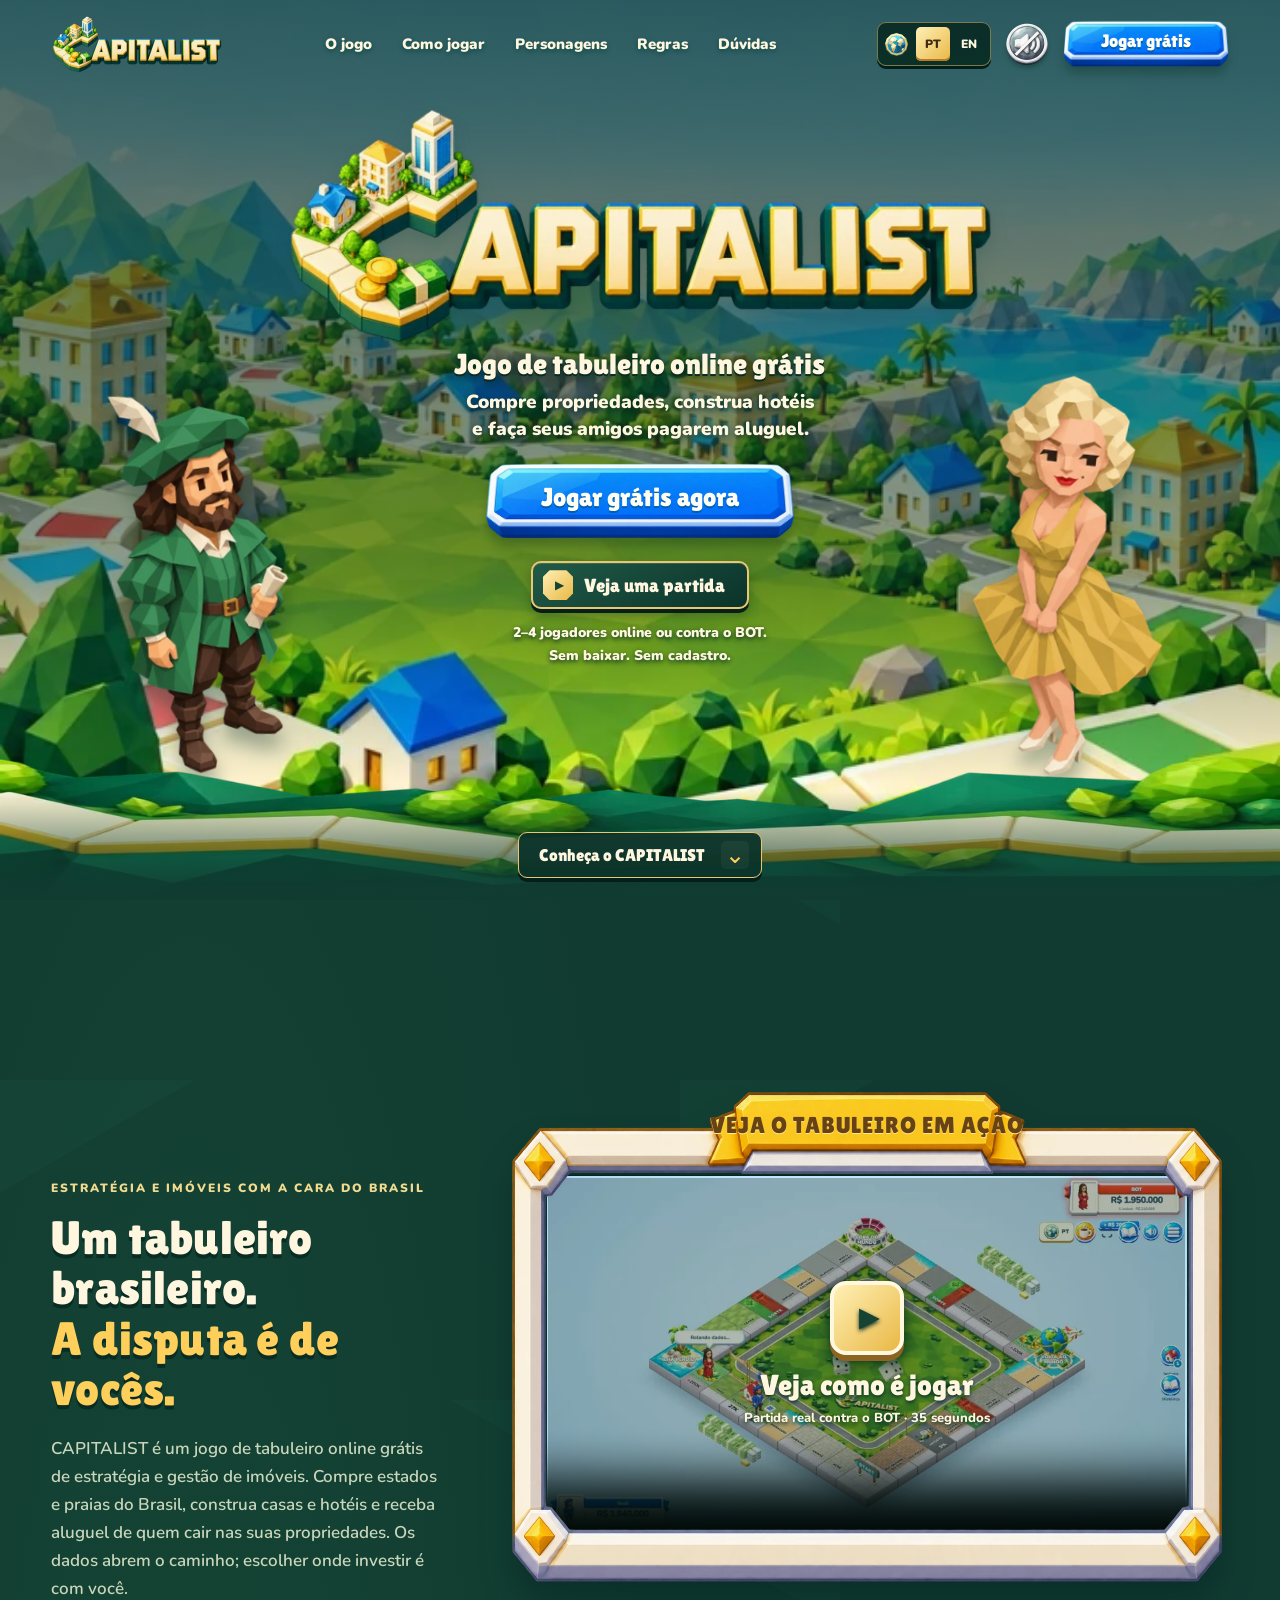
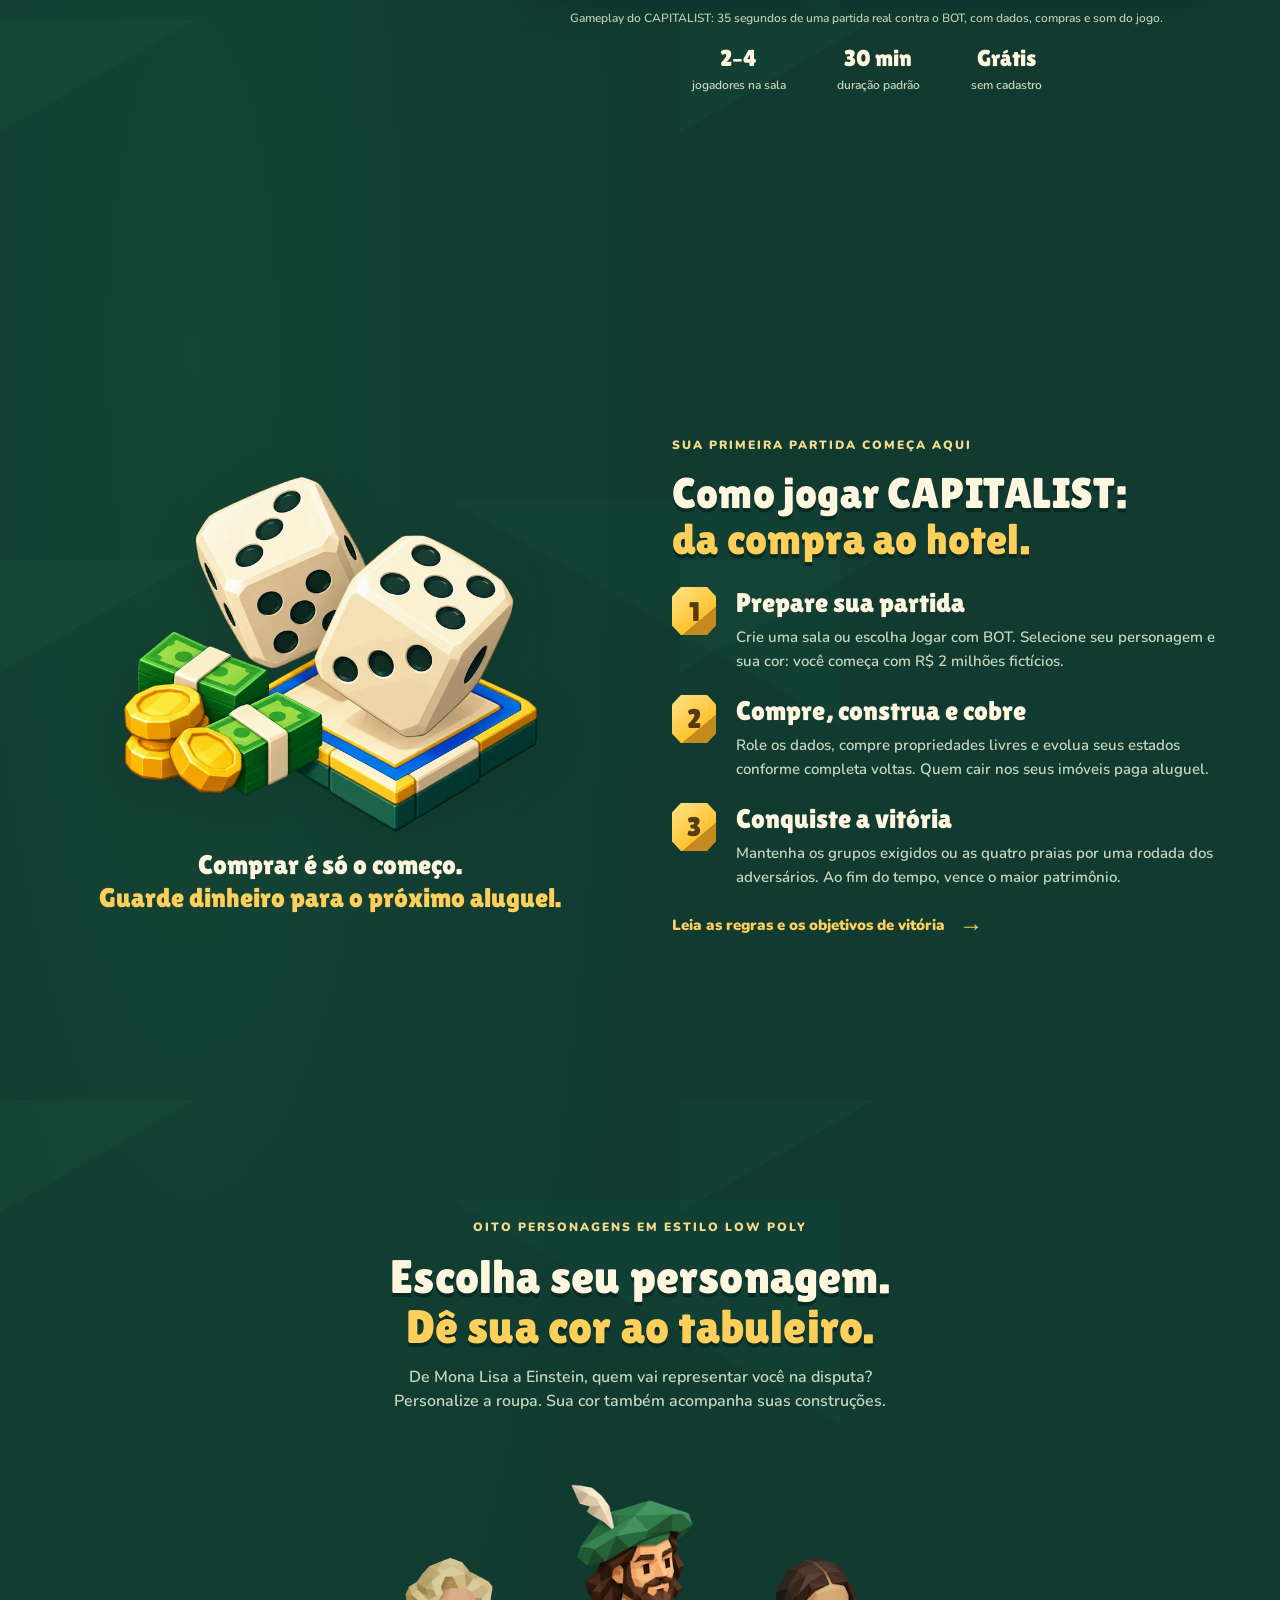
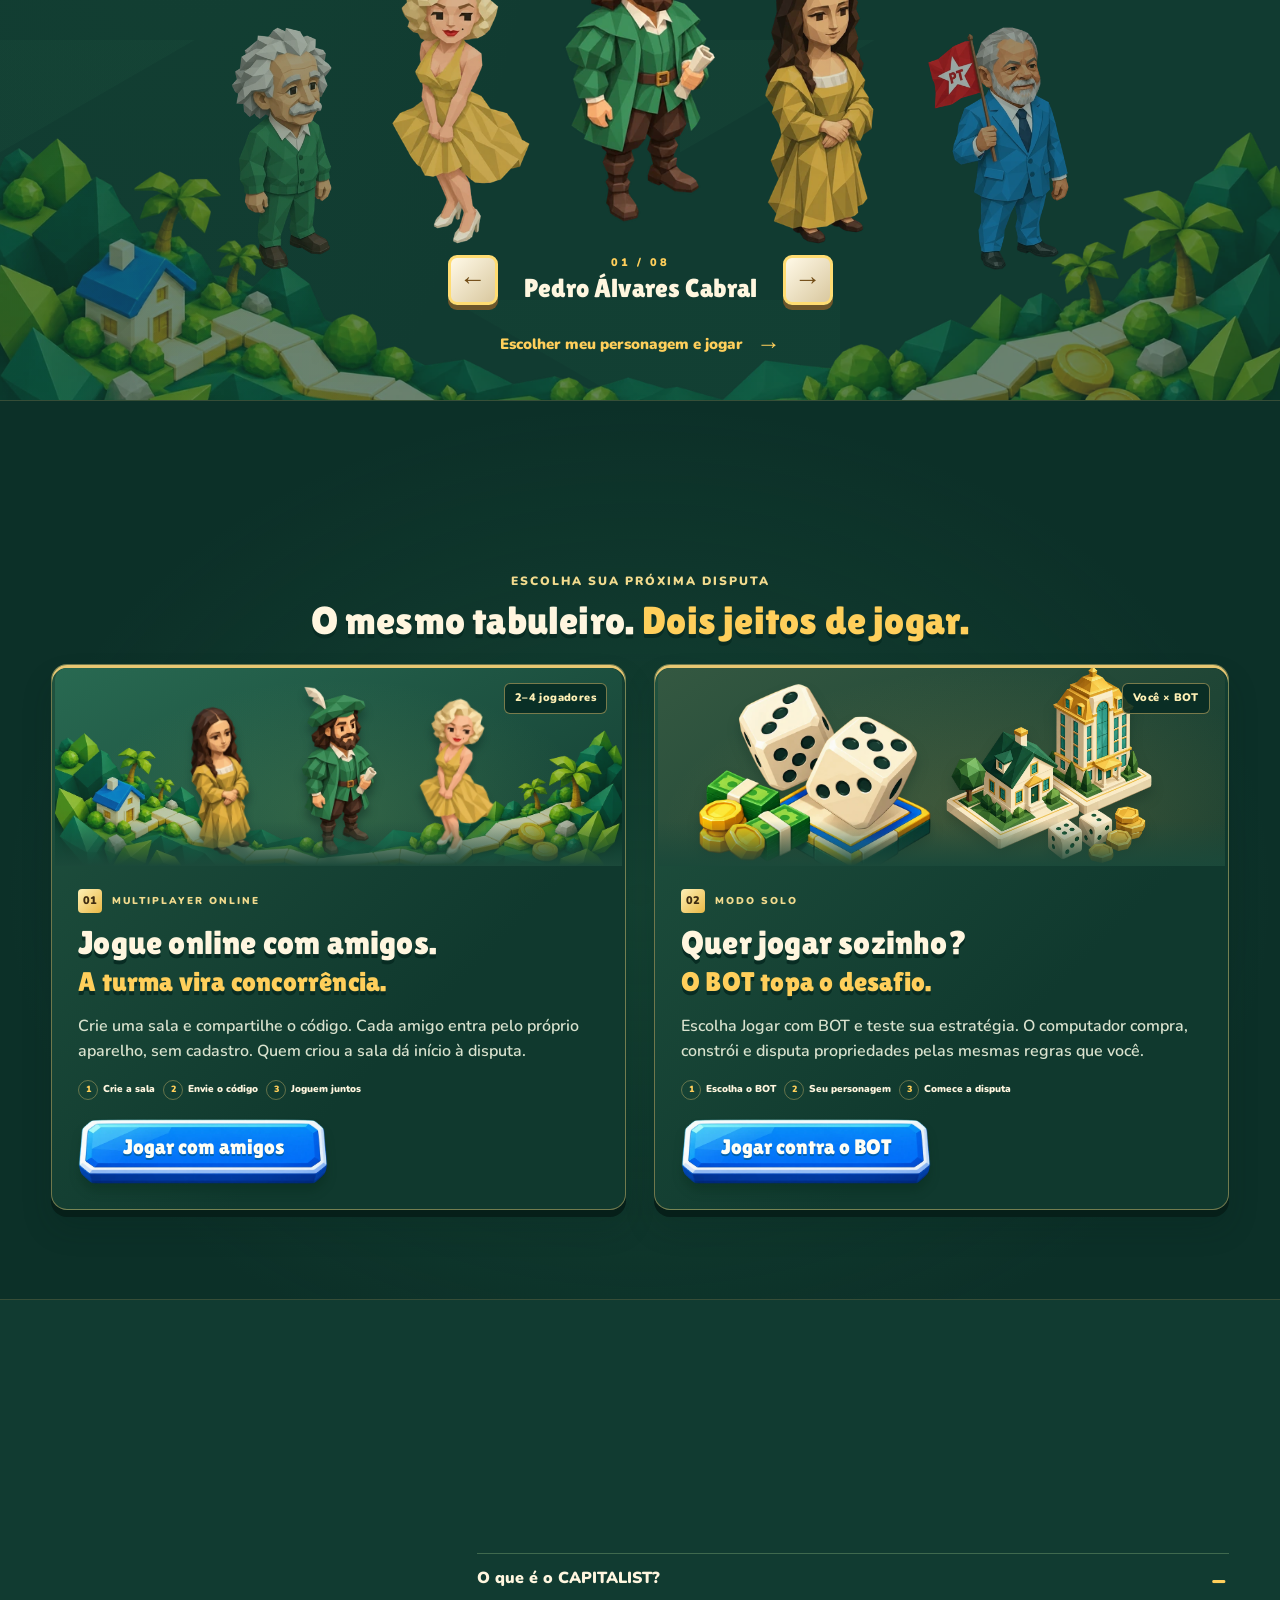
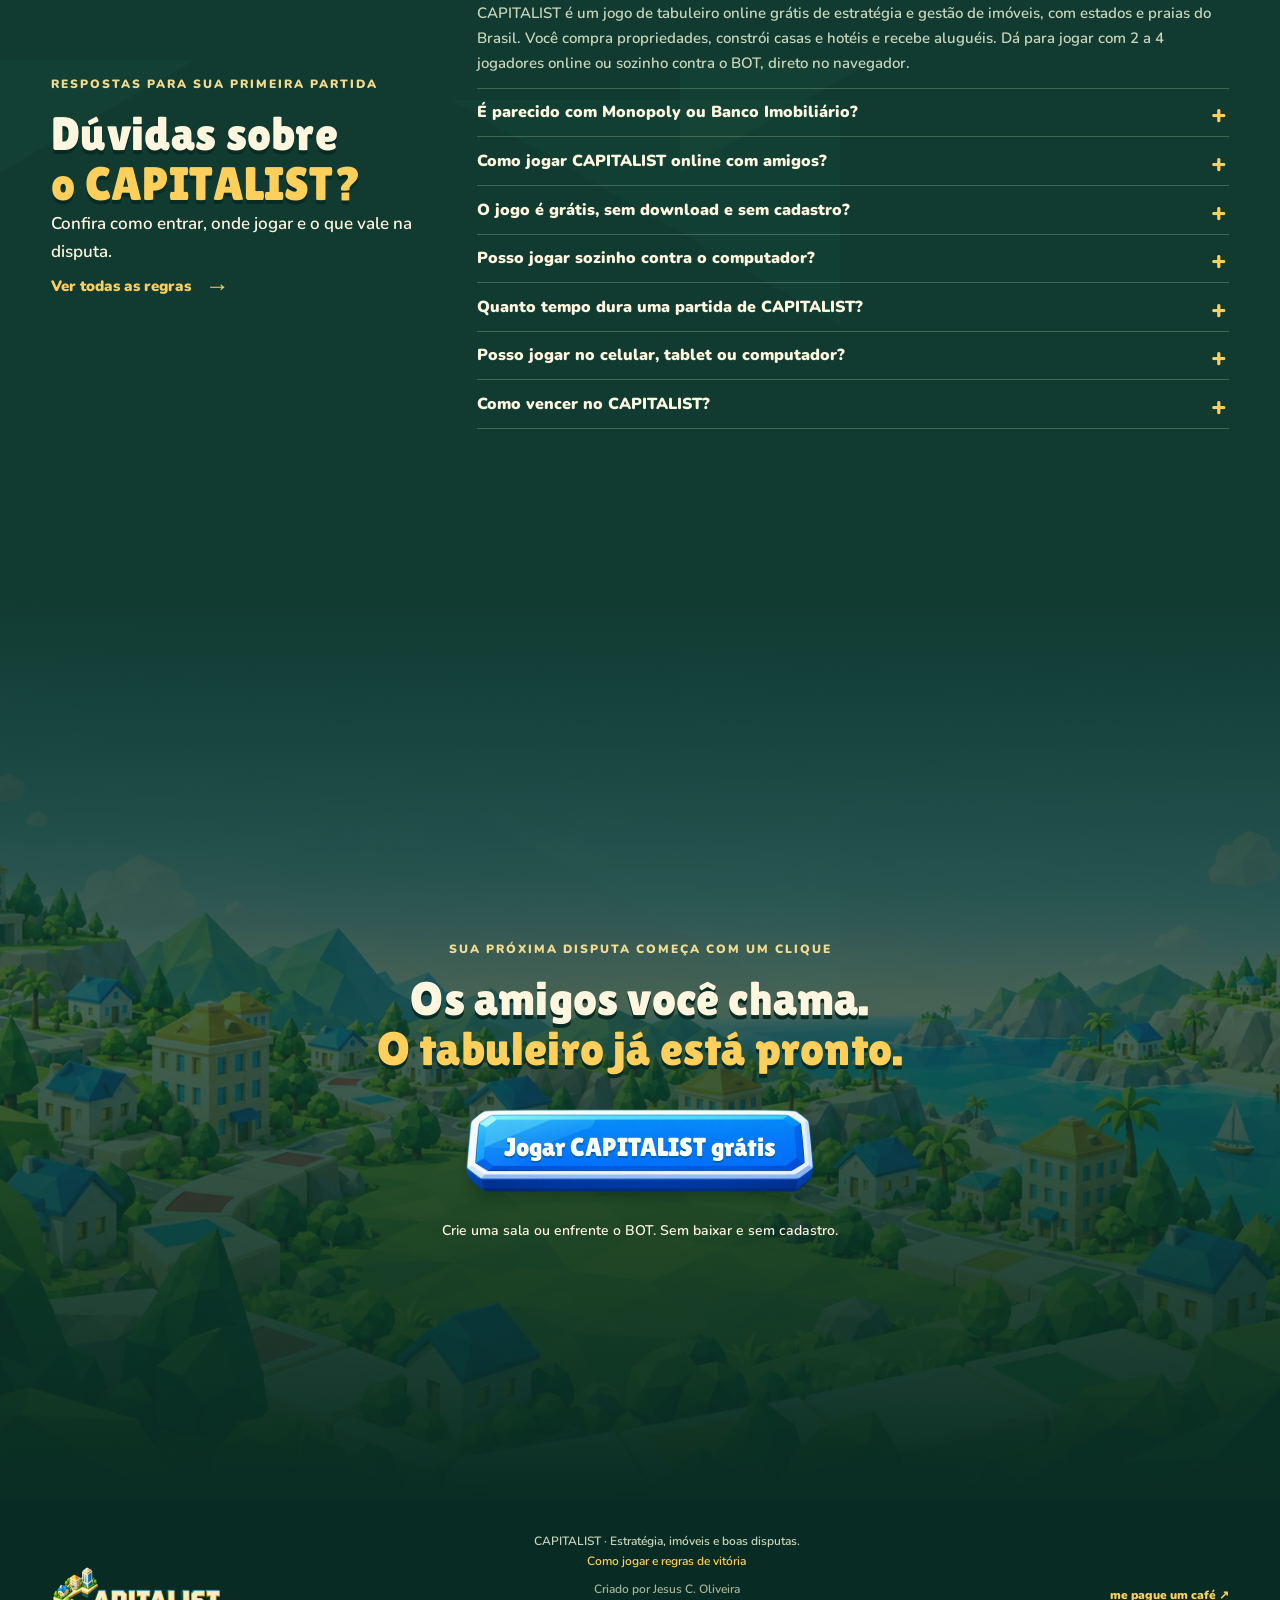
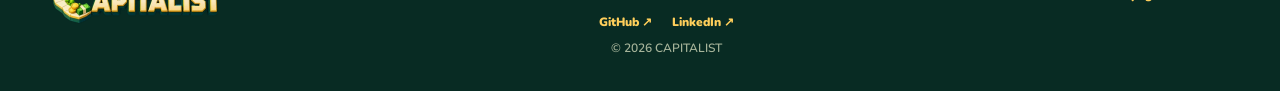
<file: index.html>
<!doctype html>
<html lang="pt-BR">
<head>
  <meta charset="utf-8">
  <meta http-equiv="Content-Security-Policy" content="default-src 'none'; script-src 'self' 'sha256-cFdNgMWKpgkOnwnw0ZCL6s2XiIgusEcTgcBOqKsYICY='; style-src 'self' 'unsafe-inline'; img-src 'self' data: blob:; font-src 'self'; media-src 'self' blob:; connect-src 'self' https://0.peerjs.com wss://0.peerjs.com; worker-src 'self' blob:; object-src 'none'; base-uri 'self'; form-action 'self'; frame-src 'none'">
  <meta name="referrer" content="no-referrer">
  <meta name="viewport" content="width=device-width, initial-scale=1, viewport-fit=cover">
  <meta name="theme-color" content="#102e29">
  <title>CAPITALIST: jogo de tabuleiro online grátis com amigos</title>
  <meta name="description" content="Jogue CAPITALIST grátis no navegador: compre estados e praias, construa hotéis e cobre aluguel. De 2 a 4 jogadores ou contra o BOT, sem baixar e sem cadastro.">
  <meta name="robots" content="index, follow, max-image-preview:large, max-snippet:-1, max-video-preview:-1">
  <link rel="canonical" href="https://capitalist.dev.br/">
  <link rel="alternate" hreflang="pt-BR" href="https://capitalist.dev.br/">
  <link rel="alternate" hreflang="en" href="https://capitalist.dev.br/en/">
  <link rel="alternate" hreflang="x-default" href="https://capitalist.dev.br/">
  <meta property="og:type" content="website">
  <meta property="og:locale" content="pt_BR">
  <meta property="og:site_name" content="CAPITALIST">
  <meta property="og:title" content="CAPITALIST: jogo de tabuleiro online grátis com amigos">
  <meta property="og:description" content="Chame os amigos para um tabuleiro brasileiro. Compre estados e praias, construa hotéis e cobre aluguel. De 2 a 4 jogadores ou contra o BOT, sem baixar e sem cadastro.">
  <meta property="og:url" content="https://capitalist.dev.br/">
  <meta property="og:image" content="https://capitalist.dev.br/assets/landing/capitalist-social-v2.fe649b6a618e.webp">
  <meta property="og:image:width" content="1200">
  <meta property="og:image:height" content="630">
  <meta property="og:image:alt" content="Mundo low poly do CAPITALIST, com casas azuis, hotéis dourados e um tabuleiro brasileiro">
  <meta name="twitter:card" content="summary_large_image">
  <meta name="twitter:title" content="CAPITALIST: jogo de tabuleiro online grátis com amigos">
  <meta name="twitter:description" content="Compre estados e praias, construa hotéis e cobre aluguel dos amigos. De 2 a 4 jogadores ou contra o BOT, grátis no navegador e sem cadastro.">
  <meta name="twitter:image" content="https://capitalist.dev.br/assets/landing/capitalist-social-v2.fe649b6a618e.webp">
  <meta name="twitter:image:alt" content="Tabuleiro brasileiro do CAPITALIST em estilo low poly, com casas, hotéis e praias">
  <link rel="icon" type="image/png" sizes="32x32" href="assets/app/favicon-32.1e442f9d3bf6.png">
  <link rel="icon" type="image/png" sizes="192x192" href="assets/app/icon-192.8b2f9c79cd4e.png">
  <link rel="apple-touch-icon" href="assets/app/icon-192.8b2f9c79cd4e.png">
  <link rel="preload" href="assets/landing/fonts/lilita-one-latin.d2575d4fa363.woff2" as="font" type="font/woff2" crossorigin>
  <link rel="preload" href="assets/landing/fonts/nunito-latin.ba344451eab2.woff2" as="font" type="font/woff2" crossorigin>
  <link rel="stylesheet" href="runtime/landing.a4458bd82775.min.css">
  <script type="application/ld+json">
{
  "@context": "https://schema.org",
  "@graph": [
    {
      "@type": "WebSite",
      "@id": "https://capitalist.dev.br/#website",
      "name": "CAPITALIST",
      "url": "https://capitalist.dev.br/",
      "inLanguage": [
        "pt-BR",
        "en"
      ],
      "description": "Jogo de tabuleiro online grátis com estados e praias do Brasil, para jogar com amigos ou contra o BOT.",
      "creator": {
        "@id": "https://capitalist.dev.br/#creator"
      }
    },
    {
      "@type": "WebPage",
      "@id": "https://capitalist.dev.br/#webpage",
      "url": "https://capitalist.dev.br/",
      "name": "CAPITALIST: jogo de tabuleiro online grátis com amigos",
      "description": "Jogue CAPITALIST grátis no navegador: compre estados e praias, construa hotéis e cobre aluguel. De 2 a 4 jogadores ou contra o BOT, sem baixar e sem cadastro.",
      "inLanguage": "pt-BR",
      "dateModified": "2026-10-10",
      "isPartOf": {
        "@id": "https://capitalist.dev.br/#website"
      },
      "about": {
        "@id": "https://capitalist.dev.br/#game"
      },
      "mainEntity": {
        "@id": "https://capitalist.dev.br/#game"
      },
      "hasPart": [
        {
          "@id": "https://capitalist.dev.br/#gameplay"
        },
        {
          "@id": "https://capitalist.dev.br/#faq"
        }
      ],
      "relatedLink": "https://capitalist.dev.br/regras/"
    },
    {
      "@type": "VideoGame",
      "@id": "https://capitalist.dev.br/#game",
      "name": "CAPITALIST",
      "url": "https://capitalist.dev.br/jogar/",
      "description": "CAPITALIST é um jogo de tabuleiro online grátis de estratégia e gestão de imóveis, com estados e praias do Brasil. Compre propriedades, construa casas e hotéis e receba aluguéis. Jogue com 2 a 4 jogadores online ou sozinho contra o BOT, sem baixar e sem cadastro.",
      "image": "https://capitalist.dev.br/assets/landing/gameplay-poster-v2.694442660ca5.webp",
      "genre": [
        "Jogo de tabuleiro",
        "Estratégia",
        "Gestão de propriedades"
      ],
      "gamePlatform": "Navegador web",
      "applicationCategory": "GameApplication",
      "operatingSystem": "Web",
      "inLanguage": [
        "pt-BR",
        "en"
      ],
      "isAccessibleForFree": true,
      "playMode": [
        "https://schema.org/SinglePlayer",
        "https://schema.org/MultiPlayer"
      ],
      "numberOfPlayers": {
        "@type": "QuantitativeValue",
        "minValue": 2,
        "maxValue": 4
      },
      "offers": {
        "@type": "Offer",
        "price": "0",
        "priceCurrency": "BRL",
        "url": "https://capitalist.dev.br/jogar/"
      },
      "potentialAction": {
        "@type": "PlayAction",
        "target": "https://capitalist.dev.br/jogar/"
      },
      "subjectOf": {
        "@id": "https://capitalist.dev.br/#gameplay"
      },
      "creator": {
        "@id": "https://capitalist.dev.br/#creator"
      }
    },
    {
      "@type": "VideoObject",
      "@id": "https://capitalist.dev.br/#gameplay",
      "name": "CAPITALIST — Gameplay real contra o BOT",
      "description": "Veja 35 segundos de uma partida real de CAPITALIST contra o BOT: rolagem de dados, compra de propriedades e decisões no tabuleiro brasileiro.",
      "url": "https://capitalist.dev.br/#gameplay",
      "about": {
        "@id": "https://capitalist.dev.br/#game"
      },
      "isPartOf": {
        "@id": "https://capitalist.dev.br/#webpage"
      },
      "thumbnailUrl": "https://capitalist.dev.br/assets/landing/gameplay-poster-v2.694442660ca5.webp",
      "contentUrl": "https://capitalist.dev.br/assets/landing/capitalist-gameplay-v2.87236b106eec.mp4",
      "uploadDate": "2026-10-10",
      "duration": "PT35S",
      "inLanguage": "pt-BR"
    },
    {
      "@type": "Person",
      "@id": "https://capitalist.dev.br/#creator",
      "name": "Jesus C. Oliveira",
      "url": "https://github.com/userJesus",
      "sameAs": [
        "https://github.com/userJesus",
        "https://www.linkedin.com/in/ojesus/"
      ]
    },
    {
      "@type": "FAQPage",
      "@id": "https://capitalist.dev.br/#faq",
      "url": "https://capitalist.dev.br/#perguntas",
      "inLanguage": "pt-BR",
      "isPartOf": {
        "@id": "https://capitalist.dev.br/#webpage"
      },
      "about": {
        "@id": "https://capitalist.dev.br/#game"
      },
      "mainEntity": [
        {
          "@type": "Question",
          "@id": "https://capitalist.dev.br/#faq-definition",
          "name": "O que é o CAPITALIST?",
          "acceptedAnswer": {
            "@type": "Answer",
            "text": "CAPITALIST é um jogo de tabuleiro online grátis de estratégia e gestão de imóveis, com estados e praias do Brasil. Você compra propriedades, constrói casas e hotéis e recebe aluguéis. Dá para jogar com 2 a 4 jogadores online ou sozinho contra o BOT, direto no navegador.",
            "url": "https://capitalist.dev.br/#faq-definition"
          }
        },
        {
          "@type": "Question",
          "@id": "https://capitalist.dev.br/#faq-similar-games",
          "name": "É parecido com Monopoly ou Banco Imobiliário?",
          "acceptedAnswer": {
            "@type": "Answer",
            "text": "Sim, se você gosta de rolar dados, comprar terrenos e cobrar aluguel em jogos como Monopoly e Banco Imobiliário, vai reconhecer essa dinâmica no CAPITALIST. O jogo tem tabuleiro brasileiro, festivais, Carnaval, recompra de estados e objetivos de conquista próprios. CAPITALIST é independente e não é uma versão oficial dessas marcas.",
            "url": "https://capitalist.dev.br/#faq-similar-games"
          }
        },
        {
          "@type": "Question",
          "@id": "https://capitalist.dev.br/#faq-friends",
          "name": "Como jogar CAPITALIST online com amigos?",
          "acceptedAnswer": {
            "@type": "Answer",
            "text": "Abra o jogo, escolha Criar sala e compartilhe o código. Seus amigos acessam o mesmo site e escolhem Entrar com código. A sala aceita de 2 a 4 jogadores no total, incluindo quem a criou. Cada pessoa joga no próprio aparelho, com internet, e o anfitrião inicia a partida.",
            "url": "https://capitalist.dev.br/#faq-friends"
          }
        },
        {
          "@type": "Question",
          "@id": "https://capitalist.dev.br/#faq-free",
          "name": "O jogo é grátis, sem download e sem cadastro?",
          "acceptedAnswer": {
            "@type": "Answer",
            "text": "Sim. Você pode jogar CAPITALIST grátis no navegador, sem baixar um aplicativo e sem criar uma conta. Os valores usados para comprar imóveis e pagar aluguéis são dinheiro fictício da partida.",
            "url": "https://capitalist.dev.br/#faq-free"
          }
        },
        {
          "@type": "Question",
          "@id": "https://capitalist.dev.br/#faq-bot",
          "name": "Posso jogar sozinho contra o computador?",
          "acceptedAnswer": {
            "@type": "Answer",
            "text": "Sim. No menu, escolha Jogar com BOT, selecione seu personagem e sua cor e inicie a partida. O BOT é o adversário controlado pelo computador: rola dados, compra imóveis e constrói pelas mesmas regras que você.",
            "url": "https://capitalist.dev.br/#faq-bot"
          }
        },
        {
          "@type": "Question",
          "@id": "https://capitalist.dev.br/#faq-duration",
          "name": "Quanto tempo dura uma partida de CAPITALIST?",
          "acceptedAnswer": {
            "@type": "Answer",
            "text": "A duração padrão é de 30 minutos. No multiplayer, quem cria a sala pode ajustar o limite entre 30 e 99 minutos antes de começar. A partida pode acabar antes se alguém confirmar um objetivo de conquista ou for o último jogador ativo após as falências.",
            "url": "https://capitalist.dev.br/#faq-duration"
          }
        },
        {
          "@type": "Question",
          "@id": "https://capitalist.dev.br/#faq-devices",
          "name": "Posso jogar no celular, tablet ou computador?",
          "acceptedAnswer": {
            "@type": "Answer",
            "text": "Sim. CAPITALIST funciona no navegador do computador, celular ou tablet. No celular e no tablet, jogue com o aparelho na horizontal; o jogo orienta a entrada em tela cheia quando disponível. No multiplayer, todos precisam estar conectados à internet.",
            "url": "https://capitalist.dev.br/#faq-devices"
          }
        },
        {
          "@type": "Question",
          "@id": "https://capitalist.dev.br/#faq-victory",
          "name": "Como vencer no CAPITALIST?",
          "acceptedAnswer": {
            "@type": "Answer",
            "text": "Você vence ao manter três grupos completos em lados diferentes, dois grupos completos no mesmo lado ou as quatro praias até cada adversário concluir uma vez normal. Também vence se for o último jogador ativo. Se o tempo acabar, ganha quem tiver o maior patrimônio imobiliário; o dinheiro em caixa desempata. Veja exemplos nas regras de vitória.",
            "url": "https://capitalist.dev.br/#faq-victory"
          }
        }
      ]
    }
  ]
}
  </script>
</head>
<body>
  <a class="skip-link" href="#conteudo">Pular para o conteúdo</a>
  <header class="site-header">
    <div class="header-inner wrap">
      <a class="brand" href="#inicio" aria-label="CAPITALIST — início"><img src="assets/landing/capitalist-logo-header-web-v1.bdf9572783cb.webp" alt="CAPITALIST" width="344" height="116"></a>
      <nav class="desktop-nav" aria-label="Navegação principal"><a href="#gameplay">O jogo</a><a href="#como-jogar">Como jogar</a><a href="#personagens">Personagens</a><a href="regras/">Regras</a><a href="#perguntas">Dúvidas</a></nav>
      <div class="header-actions">
        <noscript><div class="landing-language" aria-label="Idioma da p?gina"><a href="./" lang="pt-BR" hreflang="pt-BR">PT</a><a href="en/" lang="en" hreflang="en">EN</a></div></noscript>
        <div class="landing-language" role="group" aria-label="Idioma da página" hidden><img class="language-globe" src="assets/hud/language-globe-v1.a32df9125a13.svg" alt="" width="28" height="28"><button type="button" data-language="pt" lang="pt-BR" aria-label="PT: Ler em português" aria-pressed="true">PT</button><button type="button" data-language="en" lang="en" aria-label="EN: Read in English" aria-pressed="false">EN</button></div>
        <button id="landing-sound" class="ambient-toggle" type="button" aria-label="Silenciar som ambiente" aria-pressed="true" title="Silenciar som ambiente" hidden></button>
        <a class="button button-small" href="jogar/">Jogar grátis</a>
        <button class="menu-toggle" type="button" aria-label="Abrir menu" aria-expanded="false" aria-controls="mobile-nav" hidden><span></span><span></span></button>
      </div>
    </div>
    <nav id="mobile-nav" class="mobile-nav" aria-label="Navegação móvel" hidden><a href="#gameplay">O jogo</a><a href="#como-jogar">Como jogar</a><a href="#personagens">Personagens</a><a href="regras/">Regras</a><a href="#perguntas">Dúvidas</a></nav>
  </header>
  <audio id="landing-ambience" src="assets/audio/ambience.58df57c93cfe.mp3" loop preload="none" aria-hidden="true"></audio>
  <main id="conteudo" tabindex="-1">
    <section id="inicio" class="hero" aria-labelledby="hero-title">
      <picture class="hero-art"><source media="(max-width: 700px)" srcset="assets/landing/capitalist-hero-mobile-web-v1.9cb58a85ccc8.webp"><img src="assets/landing/capitalist-hero-landscape-v2.70cc3888b4ba.webp" alt="" width="1672" height="941" fetchpriority="high"></picture>
      <div class="hero-content">
        <h1 id="hero-title"><picture><source media="(max-width: 540px)" srcset="assets/landing/capitalist-logo-mobile-web-v1.53b3d73b8a06.webp" width="740" height="249"><img src="assets/landing/capitalist-logo-large-v2.b37f54d330a8.webp" alt="" width="1200" height="404" fetchpriority="high"></picture><span class="hero-title-copy"><span class="sr-only">CAPITALIST: </span>Jogo de tabuleiro online grátis</span></h1>
        <p class="hero-copy">Compre propriedades, construa hotéis<br>e faça seus amigos pagarem aluguel.</p>
        <div class="hero-actions"><a class="button" href="jogar/">Jogar grátis agora</a><a class="trailer-link" href="#gameplay"><span class="trailer-icon" aria-hidden="true">▶</span><span>Veja uma partida</span></a></div>
        <p class="hero-note">2–4 jogadores online ou contra o BOT.<br>Sem baixar. Sem cadastro.</p>
      </div>
      <img class="hero-character hero-cabral" src="assets/landing/character-cabral-v1.9c4c51bd9608.webp" alt="" width="190" height="420" decoding="async">
      <img class="hero-character hero-marilyn" src="assets/landing/character-marilyn-monroe-v1.4ee36ac401e5.webp" alt="" width="204" height="420" decoding="async">
      <picture class="hero-foreground"><source media="(max-width: 540px)" srcset="assets/landing/capitalist-foreground-mobile-web-v1.9e7d3a20aa75.webp" width="600" height="533"><img src="assets/landing/capitalist-foreground-v2.c9a252262082.webp" alt="" width="1600" height="533" fetchpriority="high"></picture>
      <a class="explore-link" href="#gameplay"><span>Conheça o CAPITALIST</span><span aria-hidden="true">⌄</span></a>
    </section>
    <section id="gameplay" class="gameplay section" aria-labelledby="gameplay-title">
      <div class="wrap">
        <div class="section-heading"><p class="eyebrow">Estratégia e imóveis com a cara do Brasil</p><h2 id="gameplay-title">Um tabuleiro brasileiro.<br><em>A disputa é de vocês.</em></h2><p>CAPITALIST é um jogo de tabuleiro online grátis de estratégia e gestão de imóveis. Compre estados e praias do Brasil, construa casas e hotéis e receba aluguel de quem cair nas suas propriedades. Os dados abrem o caminho; escolher onde investir é com você.</p></div>
        <figure class="gameplay-figure"><div class="video-shell">
          <video id="gameplay-video" controls playsinline preload="none" poster="assets/landing/gameplay-poster-web-v1.375142bc4e71.webp" width="1280" height="720" aria-label="Gameplay do CAPITALIST: partida real contra o BOT com áudio do jogo">
              <source src="assets/landing/capitalist-gameplay-v2.3564bb53a33c.webm" type="video/webm">
              <source src="assets/landing/capitalist-gameplay-v2.87236b106eec.mp4" type="video/mp4">
              <track kind="captions" src="assets/landing/gameplay-pt-BR.606ddc8f8637.vtt" srclang="pt-BR" label="Português">
              <track kind="captions" src="assets/landing/gameplay-en.990a47bb6f70.vtt" srclang="en" label="English">
              Seu navegador não reproduz este vídeo. <a href="assets/landing/capitalist-gameplay-v2.3564bb53a33c.webm">Assistir ao gameplay</a>.
            </video>
          <span class="gameplay-frame" aria-hidden="true"></span>
          <span class="frame-label" aria-hidden="true">VEJA O TABULEIRO EM AÇÃO</span>
          <button id="watch-gameplay" class="watch-gameplay" type="button" hidden><span class="play-disc" aria-hidden="true">▶</span><b>Veja como é jogar</b><small>Partida real contra o BOT · 35 segundos</small></button>
        </div><figcaption>Gameplay do CAPITALIST: 35 segundos de uma partida real contra o BOT, com dados, compras e som do jogo.</figcaption></figure>
        <ul class="game-facts" aria-label="Sobre o jogo"><li><b>2–4</b> jogadores na sala</li><li><b>30 min</b> duração padrão</li><li><b>Grátis</b> sem cadastro</li></ul>
      </div>
    </section>
    <section id="como-jogar" class="how-to section" aria-labelledby="how-title">
      <div class="wrap how-grid">
        <div class="how-art"><img src="assets/landing/capitalist-dice-cash-v2.bd6b1796086c.webp" alt="Dados facetados, moedas e dinheiro sobre uma casa do tabuleiro CAPITALIST" width="900" height="600" loading="lazy" decoding="async"><p>Comprar é só o começo.<br><strong>Guarde dinheiro para o próximo aluguel.</strong></p></div>
        <div class="how-copy"><p class="eyebrow">Sua primeira partida começa aqui</p><h2 id="how-title">Como jogar CAPITALIST:<br><em>da compra ao hotel.</em></h2>
          <ol class="steps"><li><span class="step-number">1</span><div><h3>Prepare sua partida</h3><p>Crie uma sala ou escolha Jogar com BOT. Selecione seu personagem e sua cor: você começa com R$ 2 milhões fictícios.</p></div></li><li><span class="step-number">2</span><div><h3>Compre, construa e cobre</h3><p>Role os dados, compre propriedades livres e evolua seus estados conforme completa voltas. Quem cair nos seus imóveis paga aluguel.</p></div></li><li><span class="step-number">3</span><div><h3>Conquiste a vitória</h3><p>Mantenha os grupos exigidos ou as quatro praias por uma rodada dos adversários. Ao fim do tempo, vence o maior patrimônio.</p></div></li></ol>
          <a class="text-link" href="regras/">Leia as regras e os objetivos de vitória <span aria-hidden="true">→</span></a>
        </div>
      </div>
    </section>
    <section id="personagens" class="characters section" aria-labelledby="characters-title">
      <div class="wrap">
        <div class="section-heading"><p class="eyebrow">Oito personagens em estilo low poly</p><h2 id="characters-title">Escolha seu personagem.<br><em>Dê sua cor ao tabuleiro.</em></h2><p>De Mona Lisa a Einstein, quem vai representar você na disputa?<br> Personalize a roupa. Sua cor também acompanha suas construções.</p></div>
        <div class="cast-stage">
          <div class="character-grid" aria-label="Personagens disponíveis">
          <figure data-name="Pedro Álvares Cabral"><img src="assets/landing/character-cabral-v1.9c4c51bd9608.webp" alt="Pedro Álvares Cabral em estilo low poly" width="190" height="420" loading="lazy" decoding="async"><figcaption>Pedro Álvares Cabral</figcaption></figure>
          <figure data-name="Mona Lisa"><img src="assets/landing/character-mona-lisa-v1.6ac19aa38962.webp" alt="Mona Lisa em estilo low poly" width="163" height="420" loading="lazy" decoding="async"><figcaption>Mona Lisa</figcaption></figure>
          <figure data-name="Lula"><img src="assets/landing/character-lula-v1.bd030a734f8f.webp" alt="Lula com a bandeira do PT em estilo low poly" width="247" height="420" loading="lazy" decoding="async"><figcaption>Lula</figcaption></figure>
          <figure data-name="Bolsonaro"><img src="assets/landing/character-bolsonaro-v1.30bf0eed874b.webp" alt="Bolsonaro com a bandeira do PL em estilo low poly" width="243" height="420" loading="lazy" decoding="async"><figcaption>Bolsonaro</figcaption></figure>
          <figure data-name="Donald Trump"><img src="assets/landing/character-donald-trump-v1.0e9ab5a1f3d5.webp" alt="Donald Trump em estilo low poly" width="189" height="420" loading="lazy" decoding="async"><figcaption>Donald Trump</figcaption></figure>
          <figure data-name="Stephen Hawking"><img src="assets/landing/character-stephen-hawking-v1.6bd31739c6f1.webp" alt="Stephen Hawking em sua cadeira de rodas motorizada em estilo low poly" width="306" height="420" loading="lazy" decoding="async"><figcaption>Stephen Hawking</figcaption></figure>
          <figure data-name="Albert Einstein"><img src="assets/landing/character-albert-einstein-v1.88c440c12646.webp" alt="Albert Einstein em estilo low poly" width="177" height="420" loading="lazy" decoding="async"><figcaption>Albert Einstein</figcaption></figure>
          <figure data-name="Marilyn Monroe"><img src="assets/landing/character-marilyn-monroe-v1.4ee36ac401e5.webp" alt="Marilyn Monroe segurando a saia do vestido ao vento em estilo low poly" width="204" height="420" loading="lazy" decoding="async"><figcaption>Marilyn Monroe</figcaption></figure>
        </div>
          <div class="cast-controls" hidden><button type="button" class="cast-prev" aria-label="Personagem anterior">←</button><p><span class="cast-count">01 / 08</span><span class="cast-name" aria-live="polite">Pedro Álvares Cabral</span></p><button type="button" class="cast-next" aria-label="Próximo personagem">→</button></div>
        </div>
        <a class="text-link" href="jogar/">Escolher meu personagem e jogar <span aria-hidden="true">→</span></a>
      </div>
      <img class="cast-scenery" src="assets/landing/capitalist-foreground-v2.c9a252262082.webp" alt="" width="1600" height="533" loading="lazy">
    </section>
    <section id="modos" class="modes section" aria-labelledby="modes-title">
      <div class="wrap">
        <div class="section-heading modes-heading"><p class="eyebrow">Escolha sua próxima disputa</p><h2 id="modes-title">O mesmo tabuleiro.<br><em>Dois jeitos de jogar.</em></h2></div>
        <div class="mode-options">
          <article class="mode-card mode-online">
            <div class="mode-art" aria-hidden="true"><img class="mode-scenery" src="assets/landing/capitalist-foreground-v2.c9a252262082.webp" alt="" width="1600" height="533" loading="lazy" decoding="async"><img class="mode-player mode-player-left" src="assets/landing/character-mona-lisa-v1.6ac19aa38962.webp" alt="" width="194" height="420" loading="lazy" decoding="async"><img class="mode-player mode-player-right" src="assets/landing/character-marilyn-monroe-v1.4ee36ac401e5.webp" alt="" width="204" height="420" loading="lazy" decoding="async"><img class="mode-player mode-player-center" src="assets/landing/character-cabral-v1.9c4c51bd9608.webp" alt="" width="190" height="420" loading="lazy" decoding="async"><span class="mode-badge">2–4 jogadores</span></div>
            <div class="mode-copy"><p class="eyebrow"><span class="mode-number" aria-hidden="true">01</span> Multiplayer online</p><h2>Jogue online com amigos.<br><em>A turma vira concorrência.</em></h2><p>Crie uma sala e compartilhe o código. Cada amigo entra pelo próprio aparelho, sem cadastro. Quem criou a sala dá início à disputa.</p><ol class="mode-steps" aria-label="Como jogar com amigos"><li>Crie a sala</li><li>Envie o código</li><li>Joguem juntos</li></ol><a class="button" href="jogar/">Jogar com amigos</a></div>
          </article>
          <article class="mode-card mode-solo">
            <div class="mode-art" aria-hidden="true"><img class="mode-properties" src="assets/landing/capitalist-properties-v1.2e1c26e0a72f.webp" alt="" width="840" height="840" loading="lazy" decoding="async"><img class="mode-cash" src="assets/landing/capitalist-dice-cash-v2.bd6b1796086c.webp" alt="" width="900" height="600" loading="lazy" decoding="async"><span class="mode-badge">Você × BOT</span></div>
            <div class="mode-copy"><p class="eyebrow"><span class="mode-number" aria-hidden="true">02</span> Modo solo</p><h2>Quer jogar sozinho?<br><em>O BOT topa o desafio.</em></h2><p>Escolha Jogar com BOT e teste sua estratégia. O computador compra, constrói e disputa propriedades pelas mesmas regras que você.</p><ol class="mode-steps" aria-label="Como jogar sozinho"><li>Escolha o BOT</li><li>Seu personagem</li><li>Comece a disputa</li></ol><a class="button" href="jogar/">Jogar contra o BOT</a></div>
          </article>
        </div>
      </div>
    </section>
    <section id="perguntas" class="faq section" aria-labelledby="faq-title">
      <div class="wrap faq-grid"><div class="faq-heading"><p class="eyebrow">Respostas para sua primeira partida</p><h2 id="faq-title">Dúvidas sobre<br><em>o CAPITALIST?</em></h2><p>Confira como entrar, onde jogar e o que vale na disputa.</p><a class="text-link" href="regras/">Ver todas as regras <span aria-hidden="true">→</span></a></div><div class="faq-list">
          <details id="faq-definition" open><summary>O que é o CAPITALIST?</summary><p>CAPITALIST é um jogo de tabuleiro online grátis de estratégia e gestão de imóveis, com estados e praias do Brasil. Você compra propriedades, constrói casas e hotéis e recebe aluguéis. Dá para jogar com 2 a 4 jogadores online ou sozinho contra o BOT, direto no navegador.</p></details>
          <details id="faq-similar-games"><summary>É parecido com Monopoly ou Banco Imobiliário?</summary><p>Sim, se você gosta de rolar dados, comprar terrenos e cobrar aluguel em jogos como Monopoly e Banco Imobiliário, vai reconhecer essa dinâmica no CAPITALIST. O jogo tem tabuleiro brasileiro, festivais, Carnaval, recompra de estados e objetivos de conquista próprios. CAPITALIST é independente e não é uma versão oficial dessas marcas.</p></details>
          <details id="faq-friends"><summary>Como jogar CAPITALIST online com amigos?</summary><p>Abra o jogo, escolha Criar sala e compartilhe o código. Seus amigos acessam o mesmo site e escolhem Entrar com código. A sala aceita de 2 a 4 jogadores no total, incluindo quem a criou. Cada pessoa joga no próprio aparelho, com internet, e o anfitrião inicia a partida.</p></details>
          <details id="faq-free"><summary>O jogo é grátis, sem download e sem cadastro?</summary><p>Sim. Você pode jogar CAPITALIST grátis no navegador, sem baixar um aplicativo e sem criar uma conta. Os valores usados para comprar imóveis e pagar aluguéis são dinheiro fictício da partida.</p></details>
          <details id="faq-bot"><summary>Posso jogar sozinho contra o computador?</summary><p>Sim. No menu, escolha Jogar com BOT, selecione seu personagem e sua cor e inicie a partida. O BOT é o adversário controlado pelo computador: rola dados, compra imóveis e constrói pelas mesmas regras que você.</p></details>
          <details id="faq-duration"><summary>Quanto tempo dura uma partida de CAPITALIST?</summary><p>A duração padrão é de 30 minutos. No multiplayer, quem cria a sala pode ajustar o limite entre 30 e 99 minutos antes de começar. A partida pode acabar antes se alguém confirmar um objetivo de conquista ou for o último jogador ativo após as falências.</p></details>
          <details id="faq-devices"><summary>Posso jogar no celular, tablet ou computador?</summary><p>Sim. CAPITALIST funciona no navegador do computador, celular ou tablet. No celular e no tablet, jogue com o aparelho na horizontal; o jogo orienta a entrada em tela cheia quando disponível. No multiplayer, todos precisam estar conectados à internet.</p></details>
          <details id="faq-victory"><summary>Como vencer no CAPITALIST?</summary><p>Você vence ao manter três grupos completos em lados diferentes, dois grupos completos no mesmo lado ou as quatro praias até cada adversário concluir uma vez normal. Também vence se for o último jogador ativo. Se o tempo acabar, ganha quem tiver o maior patrimônio imobiliário; o dinheiro em caixa desempata. Veja exemplos nas <a href="regras/#como-vencer">regras de vitória</a>.</p></details>
        </div></div>
    </section>
    <section class="final-cta" aria-labelledby="cta-title">
      <img src="assets/landing/capitalist-hero-landscape-v2.70cc3888b4ba.webp" class="final-landscape" alt="" width="1672" height="941" loading="lazy">
      <div class="wrap"><p class="eyebrow">Sua próxima disputa começa com um clique</p><h2 id="cta-title">Os amigos você chama.<br><em>O tabuleiro já está pronto.</em></h2><a class="button" href="jogar/">Jogar CAPITALIST grátis</a><p>Crie uma sala ou enfrente o BOT. Sem baixar e sem cadastro.</p></div>
    </section>
  </main>
  <footer class="site-footer"><div class="wrap footer-inner"><a class="brand" href="#inicio" aria-label="CAPITALIST — voltar ao início"><img src="assets/landing/capitalist-logo-header-web-v1.bdf9572783cb.webp" alt="CAPITALIST" width="344" height="116" loading="lazy"></a><div class="footer-about"><p>CAPITALIST · Estratégia, imóveis e boas disputas.<br><a href="regras/">Como jogar e regras de vitória</a><br><span class="creator-credit">Criado por Jesus C. Oliveira</span></p><nav class="creator-links" aria-label="Perfis do criador"><a href="https://github.com/userJesus" target="_blank" rel="me noopener noreferrer">GitHub <span aria-hidden="true">↗</span></a><a href="https://www.linkedin.com/in/ojesus/" target="_blank" rel="me noopener noreferrer">LinkedIn <span aria-hidden="true">↗</span></a></nav><p><span>© 2026 CAPITALIST</span></p></div><a href="https://buymeacoffee.com/ojesus" target="_blank" rel="noopener noreferrer">me pague um café <span aria-hidden="true">↗</span></a></div></footer>
  <script src="runtime/landing.e78d973f745c.min.js" defer></script>
</body>
</html>
</file>
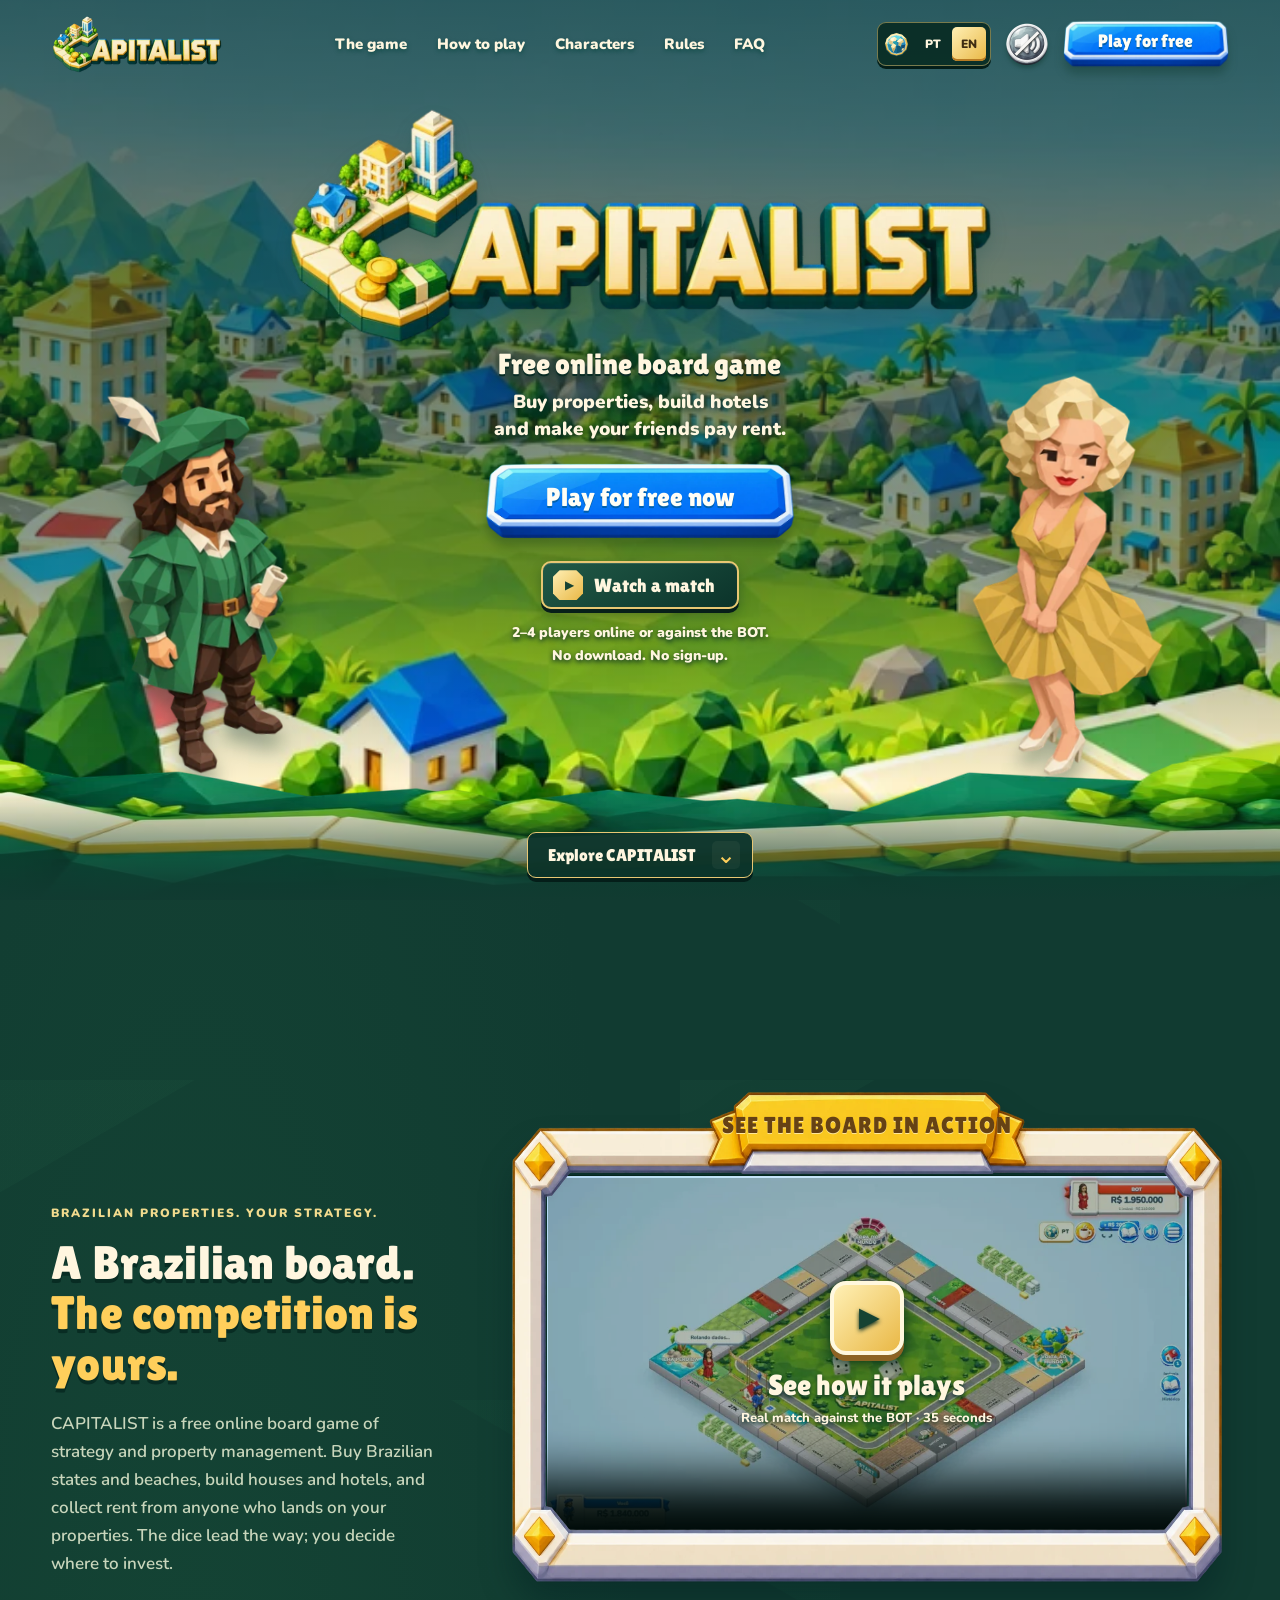
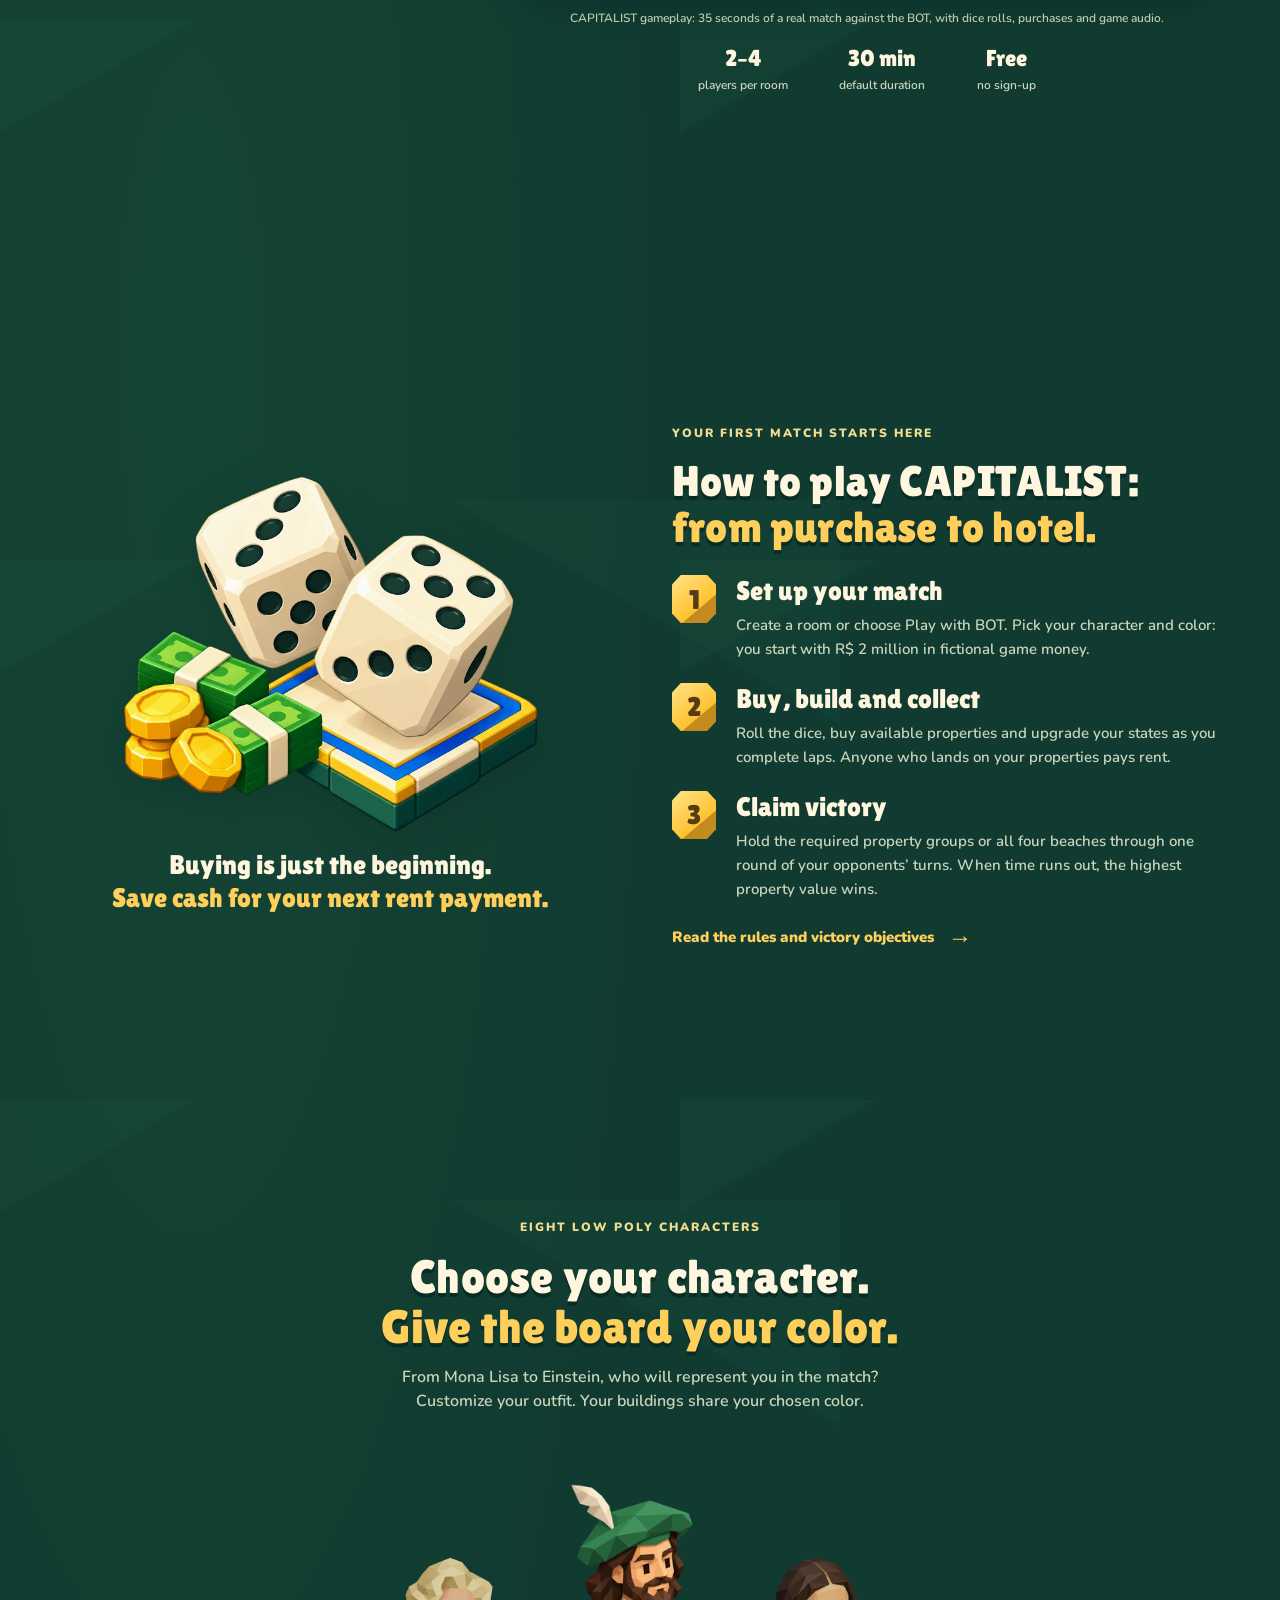
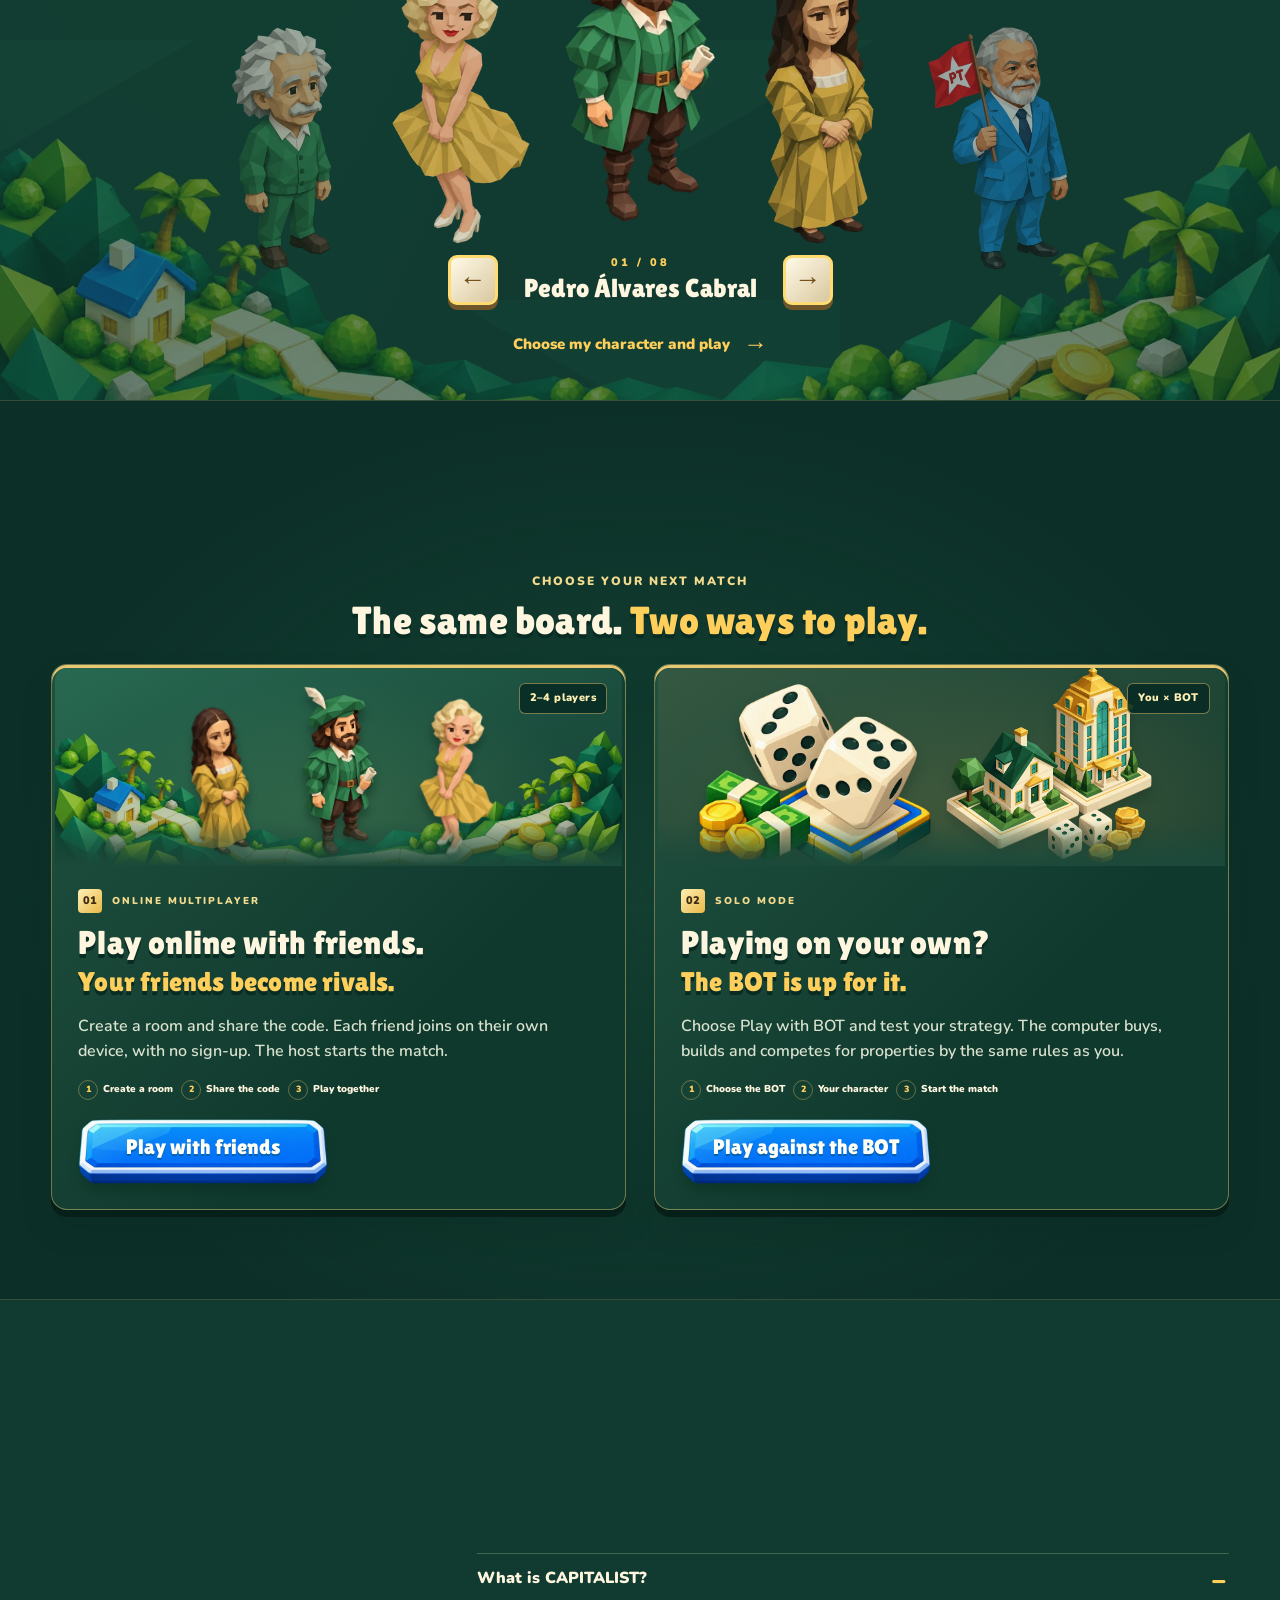
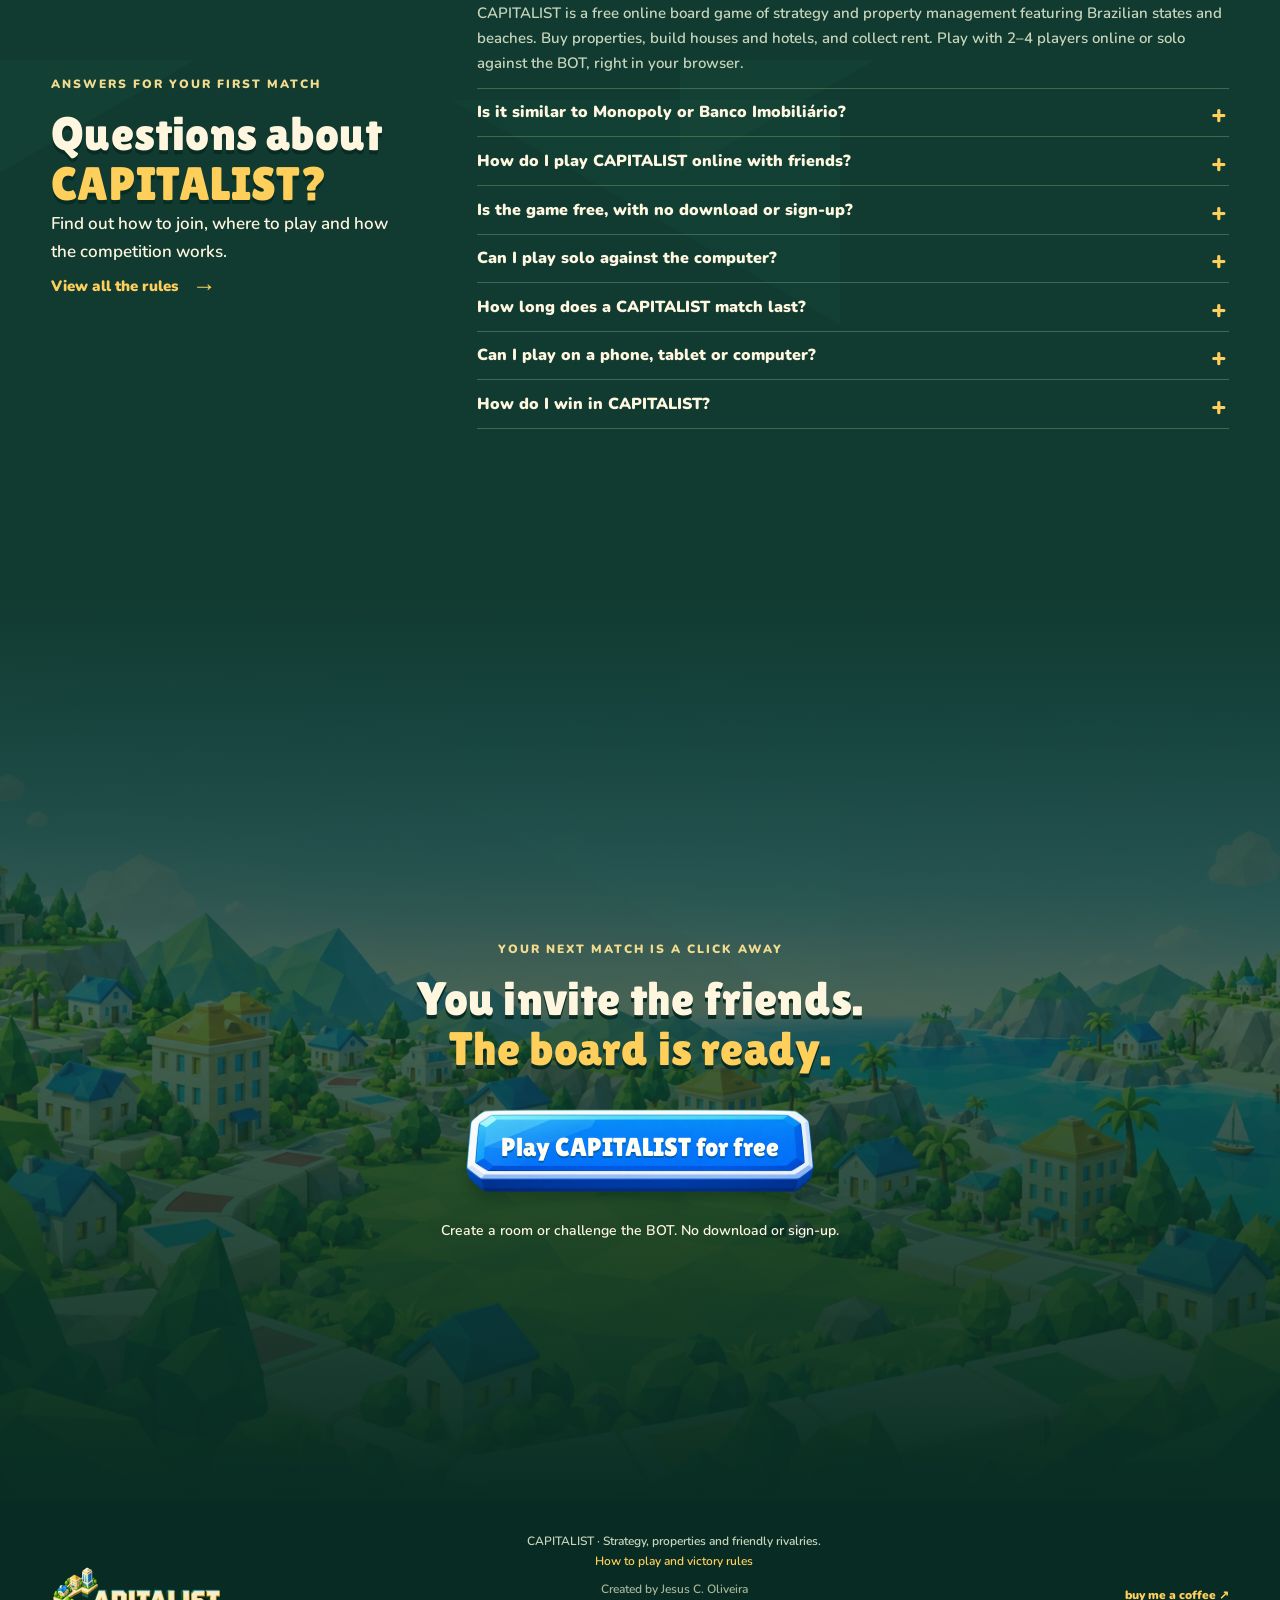
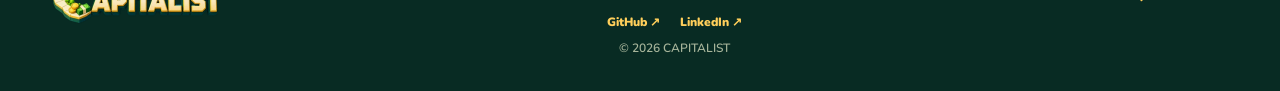
<file: en/index.html>
<!doctype html>
<html lang="en">
<head>
  <meta charset="utf-8">
  <meta http-equiv="Content-Security-Policy" content="default-src 'none'; script-src 'self' 'sha256-crN1YAYwLnulwUB9FR5tKrO+w4ZaFzsZgXr211d1Cz8='; style-src 'self' 'unsafe-inline'; img-src 'self' data: blob:; font-src 'self'; media-src 'self' blob:; connect-src 'self' https://0.peerjs.com wss://0.peerjs.com; worker-src 'self' blob:; object-src 'none'; base-uri 'self'; form-action 'self'; frame-src 'none'">
  <meta name="referrer" content="no-referrer">
  <meta name="viewport" content="width=device-width, initial-scale=1, viewport-fit=cover">
  <meta name="theme-color" content="#102e29">
  <title>CAPITALIST: free online board game with friends</title>
  <meta name="description" content="Play CAPITALIST free in your browser: buy states and beaches, build hotels and collect rent. Play with 2–4 players or the BOT. No download or sign-up.">
  <meta name="robots" content="index, follow, max-image-preview:large, max-snippet:-1, max-video-preview:-1">
  <link rel="canonical" href="https://capitalist.dev.br/en/">
  <link rel="alternate" hreflang="pt-BR" href="https://capitalist.dev.br/">
  <link rel="alternate" hreflang="en" href="https://capitalist.dev.br/en/">
  <link rel="alternate" hreflang="x-default" href="https://capitalist.dev.br/">
  <meta property="og:type" content="website">
  <meta property="og:locale" content="en_US">
  <meta property="og:site_name" content="CAPITALIST">
  <meta property="og:title" content="CAPITALIST: free online board game with friends">
  <meta property="og:description" content="Invite friends to a Brazilian board. Buy states and beaches, build hotels and collect rent. Play with 2–4 players or the BOT. No download or sign-up.">
  <meta property="og:url" content="https://capitalist.dev.br/en/">
  <meta property="og:image" content="https://capitalist.dev.br/assets/landing/capitalist-social-v2.fe649b6a618e.webp">
  <meta property="og:image:width" content="1200">
  <meta property="og:image:height" content="630">
  <meta property="og:image:alt" content="CAPITALIST’s low poly world, with blue houses, golden hotels and a Brazilian board">
  <meta name="twitter:card" content="summary_large_image">
  <meta name="twitter:title" content="CAPITALIST: free online board game with friends">
  <meta name="twitter:description" content="Buy states and beaches, build hotels and collect rent from friends. Play with 2–4 players or the BOT, free in your browser with no sign-up.">
  <meta name="twitter:image" content="https://capitalist.dev.br/assets/landing/capitalist-social-v2.fe649b6a618e.webp">
  <meta name="twitter:image:alt" content="CAPITALIST’s Brazilian board in low poly style, with houses, hotels and beaches">
  <link rel="icon" type="image/png" sizes="32x32" href="../assets/app/favicon-32.1e442f9d3bf6.png">
  <link rel="icon" type="image/png" sizes="192x192" href="../assets/app/icon-192.8b2f9c79cd4e.png">
  <link rel="apple-touch-icon" href="../assets/app/icon-192.8b2f9c79cd4e.png">
  <link rel="preload" href="../assets/landing/fonts/lilita-one-latin.d2575d4fa363.woff2" as="font" type="font/woff2" crossorigin>
  <link rel="preload" href="../assets/landing/fonts/nunito-latin.ba344451eab2.woff2" as="font" type="font/woff2" crossorigin>
  <link rel="stylesheet" href="../runtime/landing.a4458bd82775.min.css">
  <script type="application/ld+json">
{
  "@context": "https://schema.org",
  "@graph": [
    {
      "@type": "WebSite",
      "@id": "https://capitalist.dev.br/#website",
      "name": "CAPITALIST",
      "url": "https://capitalist.dev.br/",
      "inLanguage": [
        "pt-BR",
        "en"
      ],
      "description": "Free online board game featuring Brazilian states and beaches, for friends or solo play against the BOT.",
      "creator": {
        "@id": "https://capitalist.dev.br/#creator"
      }
    },
    {
      "@type": "WebPage",
      "@id": "https://capitalist.dev.br/en/#webpage",
      "url": "https://capitalist.dev.br/en/",
      "name": "CAPITALIST: free online board game with friends",
      "description": "Play CAPITALIST free in your browser: buy states and beaches, build hotels and collect rent. Play with 2–4 players or the BOT. No download or sign-up.",
      "inLanguage": "en",
      "dateModified": "2026-10-10",
      "isPartOf": {
        "@id": "https://capitalist.dev.br/#website"
      },
      "about": {
        "@id": "https://capitalist.dev.br/#game"
      },
      "mainEntity": {
        "@id": "https://capitalist.dev.br/#game"
      },
      "hasPart": [
        {
          "@id": "https://capitalist.dev.br/#gameplay"
        },
        {
          "@id": "https://capitalist.dev.br/en/#faq"
        }
      ],
      "relatedLink": "https://capitalist.dev.br/regras/"
    },
    {
      "@type": "VideoGame",
      "@id": "https://capitalist.dev.br/#game",
      "name": "CAPITALIST",
      "url": "https://capitalist.dev.br/jogar/",
      "description": "CAPITALIST is a free online board game of strategy and property management, featuring Brazilian states and beaches. Buy properties, build houses and hotels, and collect rent. Play with 2–4 players online or solo against the BOT, with no download or sign-up.",
      "image": "https://capitalist.dev.br/assets/landing/gameplay-poster-v2.694442660ca5.webp",
      "genre": [
        "Board game",
        "Strategy",
        "Property management"
      ],
      "gamePlatform": "Web browser",
      "applicationCategory": "GameApplication",
      "operatingSystem": "Web",
      "inLanguage": [
        "pt-BR",
        "en"
      ],
      "isAccessibleForFree": true,
      "playMode": [
        "https://schema.org/SinglePlayer",
        "https://schema.org/MultiPlayer"
      ],
      "numberOfPlayers": {
        "@type": "QuantitativeValue",
        "minValue": 2,
        "maxValue": 4
      },
      "offers": {
        "@type": "Offer",
        "price": "0",
        "priceCurrency": "BRL",
        "url": "https://capitalist.dev.br/jogar/"
      },
      "potentialAction": {
        "@type": "PlayAction",
        "target": "https://capitalist.dev.br/jogar/"
      },
      "subjectOf": {
        "@id": "https://capitalist.dev.br/#gameplay"
      },
      "creator": {
        "@id": "https://capitalist.dev.br/#creator"
      }
    },
    {
      "@type": "VideoObject",
      "@id": "https://capitalist.dev.br/#gameplay",
      "name": "CAPITALIST — Real gameplay against the BOT",
      "description": "Watch 35 seconds of a real CAPITALIST match against the BOT: dice rolls, property purchases and decisions on the Brazilian board.",
      "url": "https://capitalist.dev.br/#gameplay",
      "about": {
        "@id": "https://capitalist.dev.br/#game"
      },
      "isPartOf": {
        "@id": "https://capitalist.dev.br/en/#webpage"
      },
      "thumbnailUrl": "https://capitalist.dev.br/assets/landing/gameplay-poster-v2.694442660ca5.webp",
      "contentUrl": "https://capitalist.dev.br/assets/landing/capitalist-gameplay-v2.87236b106eec.mp4",
      "uploadDate": "2026-10-10",
      "duration": "PT35S",
      "inLanguage": "pt-BR"
    },
    {
      "@type": "Person",
      "@id": "https://capitalist.dev.br/#creator",
      "name": "Jesus C. Oliveira",
      "url": "https://github.com/userJesus",
      "sameAs": [
        "https://github.com/userJesus",
        "https://www.linkedin.com/in/ojesus/"
      ]
    },
    {
      "@type": "FAQPage",
      "@id": "https://capitalist.dev.br/en/#faq",
      "url": "https://capitalist.dev.br/en/#perguntas",
      "inLanguage": "en",
      "isPartOf": {
        "@id": "https://capitalist.dev.br/en/#webpage"
      },
      "about": {
        "@id": "https://capitalist.dev.br/#game"
      },
      "mainEntity": [
        {
          "@type": "Question",
          "@id": "https://capitalist.dev.br/en/#faq-definition",
          "name": "What is CAPITALIST?",
          "acceptedAnswer": {
            "@type": "Answer",
            "text": "CAPITALIST is a free online board game of strategy and property management featuring Brazilian states and beaches. Buy properties, build houses and hotels, and collect rent. Play with 2–4 players online or solo against the BOT, right in your browser.",
            "url": "https://capitalist.dev.br/en/#faq-definition"
          }
        },
        {
          "@type": "Question",
          "@id": "https://capitalist.dev.br/en/#faq-similar-games",
          "name": "Is it similar to Monopoly or Banco Imobiliário?",
          "acceptedAnswer": {
            "@type": "Answer",
            "text": "Yes. If you enjoy rolling dice, buying land and collecting rent in games such as Monopoly and Banco Imobiliário, you will recognize that dynamic in CAPITALIST. It has a Brazilian board, festivals, Carnival, state buybacks and its own conquest objectives. CAPITALIST is independent and is not an official version of those brands.",
            "url": "https://capitalist.dev.br/en/#faq-similar-games"
          }
        },
        {
          "@type": "Question",
          "@id": "https://capitalist.dev.br/en/#faq-friends",
          "name": "How do I play CAPITALIST online with friends?",
          "acceptedAnswer": {
            "@type": "Answer",
            "text": "Open the game, choose Create room and share the code. Your friends open the same site and choose Join with code. A room holds 2–4 players in total, including the host. Everyone plays on their own internet-connected device, and the host starts the match.",
            "url": "https://capitalist.dev.br/en/#faq-friends"
          }
        },
        {
          "@type": "Question",
          "@id": "https://capitalist.dev.br/en/#faq-free",
          "name": "Is the game free, with no download or sign-up?",
          "acceptedAnswer": {
            "@type": "Answer",
            "text": "Yes. Play CAPITALIST for free in your browser, without downloading an app or creating an account. The money used to buy properties and pay rent is fictional game money.",
            "url": "https://capitalist.dev.br/en/#faq-free"
          }
        },
        {
          "@type": "Question",
          "@id": "https://capitalist.dev.br/en/#faq-bot",
          "name": "Can I play solo against the computer?",
          "acceptedAnswer": {
            "@type": "Answer",
            "text": "Yes. Choose Play with BOT in the menu, select your character and color, and start the match. The BOT is your computer-controlled opponent: it rolls dice, buys properties and builds by the same rules as you.",
            "url": "https://capitalist.dev.br/en/#faq-bot"
          }
        },
        {
          "@type": "Question",
          "@id": "https://capitalist.dev.br/en/#faq-duration",
          "name": "How long does a CAPITALIST match last?",
          "acceptedAnswer": {
            "@type": "Answer",
            "text": "The default duration is 30 minutes. In multiplayer, the host can set a limit of 30–99 minutes before starting. A match may end earlier if someone completes a conquest objective or is the last active player after bankruptcies.",
            "url": "https://capitalist.dev.br/en/#faq-duration"
          }
        },
        {
          "@type": "Question",
          "@id": "https://capitalist.dev.br/en/#faq-devices",
          "name": "Can I play on a phone, tablet or computer?",
          "acceptedAnswer": {
            "@type": "Answer",
            "text": "Yes. CAPITALIST runs in the browser on your computer, phone or tablet. On phones and tablets, play in landscape orientation; the game guides you into full screen when available. In multiplayer, everyone needs an internet connection.",
            "url": "https://capitalist.dev.br/en/#faq-devices"
          }
        },
        {
          "@type": "Question",
          "@id": "https://capitalist.dev.br/en/#faq-victory",
          "name": "How do I win in CAPITALIST?",
          "acceptedAnswer": {
            "@type": "Answer",
            "text": "Win by holding three complete groups on different sides, two complete groups on the same side, or all four beaches until each opponent completes a normal turn. You also win if you are the last active player. When time runs out, the highest property value wins; cash breaks ties. See examples in the victory rules.",
            "url": "https://capitalist.dev.br/en/#faq-victory"
          }
        }
      ]
    }
  ]
}
  </script>
</head>
<body>
  <a class="skip-link" href="#conteudo">Skip to content</a>
  <header class="site-header">
    <div class="header-inner wrap">
      <a class="brand" href="#inicio" aria-label="CAPITALIST — home"><img src="../assets/landing/capitalist-logo-header-web-v1.bdf9572783cb.webp" alt="CAPITALIST" width="344" height="116"></a>
      <nav class="desktop-nav" aria-label="Main navigation"><a href="#gameplay">The game</a><a href="#como-jogar">How to play</a><a href="#personagens">Characters</a><a href="../regras/">Rules</a><a href="#perguntas">FAQ</a></nav>
      <div class="header-actions">
        <noscript><div class="landing-language" aria-label="Idioma da p?gina"><a href="../" lang="pt-BR" hreflang="pt-BR">PT</a><a href="./" lang="en" hreflang="en">EN</a></div></noscript>
        <div class="landing-language" role="group" aria-label="Page language" hidden><img class="language-globe" src="../assets/hud/language-globe-v1.a32df9125a13.svg" alt="" width="28" height="28"><button type="button" data-language="pt" lang="pt-BR" aria-label="PT: Ler em português" aria-pressed="true">PT</button><button type="button" data-language="en" lang="en" aria-label="EN: Read in English" aria-pressed="false">EN</button></div>
        <button id="landing-sound" class="ambient-toggle" type="button" aria-label="Mute background music" aria-pressed="true" title="Mute background music" hidden></button>
        <a class="button button-small" href="../jogar/">Play for free</a>
        <button class="menu-toggle" type="button" aria-label="Open menu" aria-expanded="false" aria-controls="mobile-nav" hidden><span></span><span></span></button>
      </div>
    </div>
    <nav id="mobile-nav" class="mobile-nav" aria-label="Mobile navigation" hidden><a href="#gameplay">The game</a><a href="#como-jogar">How to play</a><a href="#personagens">Characters</a><a href="../regras/">Rules</a><a href="#perguntas">FAQ</a></nav>
  </header>
  <audio id="landing-ambience" src="../assets/audio/ambience.58df57c93cfe.mp3" loop preload="none" aria-hidden="true"></audio>
  <main id="conteudo" tabindex="-1">
    <section id="inicio" class="hero" aria-labelledby="hero-title">
      <picture class="hero-art"><source media="(max-width: 700px)" srcset="../assets/landing/capitalist-hero-mobile-web-v1.9cb58a85ccc8.webp"><img src="../assets/landing/capitalist-hero-landscape-v2.70cc3888b4ba.webp" alt="" width="1672" height="941" fetchpriority="high"></picture>
      <div class="hero-content">
        <h1 id="hero-title"><picture><source media="(max-width: 540px)" srcset="../assets/landing/capitalist-logo-mobile-web-v1.53b3d73b8a06.webp" width="740" height="249"><img src="../assets/landing/capitalist-logo-large-v2.b37f54d330a8.webp" alt="" width="1200" height="404" fetchpriority="high"></picture><span class="hero-title-copy"><span class="sr-only">CAPITALIST: </span>Free online board game</span></h1>
        <p class="hero-copy">Buy properties, build hotels<br>and make your friends pay rent.</p>
        <div class="hero-actions"><a class="button" href="../jogar/">Play for free now</a><a class="trailer-link" href="#gameplay"><span class="trailer-icon" aria-hidden="true">▶</span><span>Watch a match</span></a></div>
        <p class="hero-note">2–4 players online or against the BOT.<br>No download. No sign-up.</p>
      </div>
      <img class="hero-character hero-cabral" src="../assets/landing/character-cabral-v1.9c4c51bd9608.webp" alt="" width="190" height="420" decoding="async">
      <img class="hero-character hero-marilyn" src="../assets/landing/character-marilyn-monroe-v1.4ee36ac401e5.webp" alt="" width="204" height="420" decoding="async">
      <picture class="hero-foreground"><source media="(max-width: 540px)" srcset="../assets/landing/capitalist-foreground-mobile-web-v1.9e7d3a20aa75.webp" width="600" height="533"><img src="../assets/landing/capitalist-foreground-v2.c9a252262082.webp" alt="" width="1600" height="533" fetchpriority="high"></picture>
      <a class="explore-link" href="#gameplay"><span>Explore CAPITALIST</span><span aria-hidden="true">⌄</span></a>
    </section>
    <section id="gameplay" class="gameplay section" aria-labelledby="gameplay-title">
      <div class="wrap">
        <div class="section-heading"><p class="eyebrow">Brazilian properties. Your strategy.</p><h2 id="gameplay-title">A Brazilian board.<br><em>The competition is yours.</em></h2><p>CAPITALIST is a free online board game of strategy and property management. Buy Brazilian states and beaches, build houses and hotels, and collect rent from anyone who lands on your properties. The dice lead the way; you decide where to invest.</p></div>
        <figure class="gameplay-figure"><div class="video-shell">
          <video id="gameplay-video" controls playsinline preload="none" poster="../assets/landing/gameplay-poster-web-v1.375142bc4e71.webp" width="1280" height="720" aria-label="CAPITALIST gameplay: a real match against the BOT with game audio">
              <source src="../assets/landing/capitalist-gameplay-v2.3564bb53a33c.webm" type="video/webm">
              <source src="../assets/landing/capitalist-gameplay-v2.87236b106eec.mp4" type="video/mp4">
              <track kind="captions" src="../assets/landing/gameplay-pt-BR.606ddc8f8637.vtt" srclang="pt-BR" label="Português">
              <track kind="captions" src="../assets/landing/gameplay-en.990a47bb6f70.vtt" srclang="en" label="English">
              Your browser cannot play this video. <a href="../assets/landing/capitalist-gameplay-v2.3564bb53a33c.webm">Watch the gameplay</a>.
            </video>
          <span class="gameplay-frame" aria-hidden="true"></span>
          <span class="frame-label" aria-hidden="true">SEE THE BOARD IN ACTION</span>
          <button id="watch-gameplay" class="watch-gameplay" type="button" hidden><span class="play-disc" aria-hidden="true">▶</span><b>See how it plays</b><small>Real match against the BOT · 35 seconds</small></button>
        </div><figcaption>CAPITALIST gameplay: 35 seconds of a real match against the BOT, with dice rolls, purchases and game audio.</figcaption></figure>
        <ul class="game-facts" aria-label="About the game"><li><b>2–4</b> players per room</li><li><b>30 min</b> default duration</li><li><b>Free</b> no sign-up</li></ul>
      </div>
    </section>
    <section id="como-jogar" class="how-to section" aria-labelledby="how-title">
      <div class="wrap how-grid">
        <div class="how-art"><img src="../assets/landing/capitalist-dice-cash-v2.bd6b1796086c.webp" alt="Faceted dice, coins and cash on a CAPITALIST board space" width="900" height="600" loading="lazy" decoding="async"><p>Buying is just the beginning.<br><strong>Save cash for your next rent payment.</strong></p></div>
        <div class="how-copy"><p class="eyebrow">Your first match starts here</p><h2 id="how-title">How to play CAPITALIST:<br><em>from purchase to hotel.</em></h2>
          <ol class="steps"><li><span class="step-number">1</span><div><h3>Set up your match</h3><p>Create a room or choose Play with BOT. Pick your character and color: you start with R$ 2 million in fictional game money.</p></div></li><li><span class="step-number">2</span><div><h3>Buy, build and collect</h3><p>Roll the dice, buy available properties and upgrade your states as you complete laps. Anyone who lands on your properties pays rent.</p></div></li><li><span class="step-number">3</span><div><h3>Claim victory</h3><p>Hold the required property groups or all four beaches through one round of your opponents’ turns. When time runs out, the highest property value wins.</p></div></li></ol>
          <a class="text-link" href="../regras/">Read the rules and victory objectives <span aria-hidden="true">→</span></a>
        </div>
      </div>
    </section>
    <section id="personagens" class="characters section" aria-labelledby="characters-title">
      <div class="wrap">
        <div class="section-heading"><p class="eyebrow">Eight low poly characters</p><h2 id="characters-title">Choose your character.<br><em>Give the board your color.</em></h2><p>From Mona Lisa to Einstein, who will represent you in the match?<br> Customize your outfit. Your buildings share your chosen color.</p></div>
        <div class="cast-stage">
          <div class="character-grid" aria-label="Available characters">
          <figure data-name="Pedro Álvares Cabral"><img src="../assets/landing/character-cabral-v1.9c4c51bd9608.webp" alt="Pedro Álvares Cabral in low poly style" width="190" height="420" loading="lazy" decoding="async"><figcaption>Pedro Álvares Cabral</figcaption></figure>
          <figure data-name="Mona Lisa"><img src="../assets/landing/character-mona-lisa-v1.6ac19aa38962.webp" alt="Mona Lisa in low poly style" width="163" height="420" loading="lazy" decoding="async"><figcaption>Mona Lisa</figcaption></figure>
          <figure data-name="Lula"><img src="../assets/landing/character-lula-v1.bd030a734f8f.webp" alt="Lula holding the PT flag in low poly style" width="247" height="420" loading="lazy" decoding="async"><figcaption>Lula</figcaption></figure>
          <figure data-name="Bolsonaro"><img src="../assets/landing/character-bolsonaro-v1.30bf0eed874b.webp" alt="Bolsonaro holding the PL flag in low poly style" width="243" height="420" loading="lazy" decoding="async"><figcaption>Bolsonaro</figcaption></figure>
          <figure data-name="Donald Trump"><img src="../assets/landing/character-donald-trump-v1.0e9ab5a1f3d5.webp" alt="Donald Trump in low poly style" width="189" height="420" loading="lazy" decoding="async"><figcaption>Donald Trump</figcaption></figure>
          <figure data-name="Stephen Hawking"><img src="../assets/landing/character-stephen-hawking-v1.6bd31739c6f1.webp" alt="Stephen Hawking in his motorized wheelchair in low poly style" width="306" height="420" loading="lazy" decoding="async"><figcaption>Stephen Hawking</figcaption></figure>
          <figure data-name="Albert Einstein"><img src="../assets/landing/character-albert-einstein-v1.88c440c12646.webp" alt="Albert Einstein in low poly style" width="177" height="420" loading="lazy" decoding="async"><figcaption>Albert Einstein</figcaption></figure>
          <figure data-name="Marilyn Monroe"><img src="../assets/landing/character-marilyn-monroe-v1.4ee36ac401e5.webp" alt="Marilyn Monroe holding her windblown skirt in low poly style" width="204" height="420" loading="lazy" decoding="async"><figcaption>Marilyn Monroe</figcaption></figure>
        </div>
          <div class="cast-controls" hidden><button type="button" class="cast-prev" aria-label="Previous character">←</button><p><span class="cast-count">01 / 08</span><span class="cast-name" aria-live="polite">Pedro Álvares Cabral</span></p><button type="button" class="cast-next" aria-label="Next character">→</button></div>
        </div>
        <a class="text-link" href="../jogar/">Choose my character and play <span aria-hidden="true">→</span></a>
      </div>
      <img class="cast-scenery" src="../assets/landing/capitalist-foreground-v2.c9a252262082.webp" alt="" width="1600" height="533" loading="lazy">
    </section>
    <section id="modos" class="modes section" aria-labelledby="modes-title">
      <div class="wrap">
        <div class="section-heading modes-heading"><p class="eyebrow">Choose your next match</p><h2 id="modes-title">The same board.<br><em>Two ways to play.</em></h2></div>
        <div class="mode-options">
          <article class="mode-card mode-online">
            <div class="mode-art" aria-hidden="true"><img class="mode-scenery" src="../assets/landing/capitalist-foreground-v2.c9a252262082.webp" alt="" width="1600" height="533" loading="lazy" decoding="async"><img class="mode-player mode-player-left" src="../assets/landing/character-mona-lisa-v1.6ac19aa38962.webp" alt="" width="194" height="420" loading="lazy" decoding="async"><img class="mode-player mode-player-right" src="../assets/landing/character-marilyn-monroe-v1.4ee36ac401e5.webp" alt="" width="204" height="420" loading="lazy" decoding="async"><img class="mode-player mode-player-center" src="../assets/landing/character-cabral-v1.9c4c51bd9608.webp" alt="" width="190" height="420" loading="lazy" decoding="async"><span class="mode-badge">2–4 players</span></div>
            <div class="mode-copy"><p class="eyebrow"><span class="mode-number" aria-hidden="true">01</span> Online multiplayer</p><h2>Play online with friends.<br><em>Your friends become rivals.</em></h2><p>Create a room and share the code. Each friend joins on their own device, with no sign-up. The host starts the match.</p><ol class="mode-steps" aria-label="How to play with friends"><li>Create a room</li><li>Share the code</li><li>Play together</li></ol><a class="button" href="../jogar/">Play with friends</a></div>
          </article>
          <article class="mode-card mode-solo">
            <div class="mode-art" aria-hidden="true"><img class="mode-properties" src="../assets/landing/capitalist-properties-v1.2e1c26e0a72f.webp" alt="" width="840" height="840" loading="lazy" decoding="async"><img class="mode-cash" src="../assets/landing/capitalist-dice-cash-v2.bd6b1796086c.webp" alt="" width="900" height="600" loading="lazy" decoding="async"><span class="mode-badge">You × BOT</span></div>
            <div class="mode-copy"><p class="eyebrow"><span class="mode-number" aria-hidden="true">02</span> Solo mode</p><h2>Playing on your own?<br><em>The BOT is up for it.</em></h2><p>Choose Play with BOT and test your strategy. The computer buys, builds and competes for properties by the same rules as you.</p><ol class="mode-steps" aria-label="How to play solo"><li>Choose the BOT</li><li>Your character</li><li>Start the match</li></ol><a class="button" href="../jogar/">Play against the BOT</a></div>
          </article>
        </div>
      </div>
    </section>
    <section id="perguntas" class="faq section" aria-labelledby="faq-title">
      <div class="wrap faq-grid"><div class="faq-heading"><p class="eyebrow">Answers for your first match</p><h2 id="faq-title">Questions about<br><em>CAPITALIST?</em></h2><p>Find out how to join, where to play and how the competition works.</p><a class="text-link" href="../regras/">View all the rules <span aria-hidden="true">→</span></a></div><div class="faq-list">
          <details id="faq-definition" open><summary>What is CAPITALIST?</summary><p>CAPITALIST is a free online board game of strategy and property management featuring Brazilian states and beaches. Buy properties, build houses and hotels, and collect rent. Play with 2–4 players online or solo against the BOT, right in your browser.</p></details>
          <details id="faq-similar-games"><summary>Is it similar to Monopoly or Banco Imobiliário?</summary><p>Yes. If you enjoy rolling dice, buying land and collecting rent in games such as Monopoly and Banco Imobiliário, you will recognize that dynamic in CAPITALIST. It has a Brazilian board, festivals, Carnival, state buybacks and its own conquest objectives. CAPITALIST is independent and is not an official version of those brands.</p></details>
          <details id="faq-friends"><summary>How do I play CAPITALIST online with friends?</summary><p>Open the game, choose Create room and share the code. Your friends open the same site and choose Join with code. A room holds 2–4 players in total, including the host. Everyone plays on their own internet-connected device, and the host starts the match.</p></details>
          <details id="faq-free"><summary>Is the game free, with no download or sign-up?</summary><p>Yes. Play CAPITALIST for free in your browser, without downloading an app or creating an account. The money used to buy properties and pay rent is fictional game money.</p></details>
          <details id="faq-bot"><summary>Can I play solo against the computer?</summary><p>Yes. Choose Play with BOT in the menu, select your character and color, and start the match. The BOT is your computer-controlled opponent: it rolls dice, buys properties and builds by the same rules as you.</p></details>
          <details id="faq-duration"><summary>How long does a CAPITALIST match last?</summary><p>The default duration is 30 minutes. In multiplayer, the host can set a limit of 30–99 minutes before starting. A match may end earlier if someone completes a conquest objective or is the last active player after bankruptcies.</p></details>
          <details id="faq-devices"><summary>Can I play on a phone, tablet or computer?</summary><p>Yes. CAPITALIST runs in the browser on your computer, phone or tablet. On phones and tablets, play in landscape orientation; the game guides you into full screen when available. In multiplayer, everyone needs an internet connection.</p></details>
          <details id="faq-victory"><summary>How do I win in CAPITALIST?</summary><p>Win by holding three complete groups on different sides, two complete groups on the same side, or all four beaches until each opponent completes a normal turn. You also win if you are the last active player. When time runs out, the highest property value wins; cash breaks ties. See examples in the <a href="../regras/#como-vencer">victory rules</a>.</p></details>
        </div></div>
    </section>
    <section class="final-cta" aria-labelledby="cta-title">
      <img src="../assets/landing/capitalist-hero-landscape-v2.70cc3888b4ba.webp" class="final-landscape" alt="" width="1672" height="941" loading="lazy">
      <div class="wrap"><p class="eyebrow">Your next match is a click away</p><h2 id="cta-title">You invite the friends.<br><em>The board is ready.</em></h2><a class="button" href="../jogar/">Play CAPITALIST for free</a><p>Create a room or challenge the BOT. No download or sign-up.</p></div>
    </section>
  </main>
  <footer class="site-footer"><div class="wrap footer-inner"><a class="brand" href="#inicio" aria-label="CAPITALIST — back to top"><img src="../assets/landing/capitalist-logo-header-web-v1.bdf9572783cb.webp" alt="CAPITALIST" width="344" height="116" loading="lazy"></a><div class="footer-about"><p>CAPITALIST · Strategy, properties and friendly rivalries.<br><a href="../regras/">How to play and victory rules</a><br><span class="creator-credit">Created by Jesus C. Oliveira</span></p><nav class="creator-links" aria-label="Creator profiles"><a href="https://github.com/userJesus" target="_blank" rel="me noopener noreferrer">GitHub <span aria-hidden="true">↗</span></a><a href="https://www.linkedin.com/in/ojesus/" target="_blank" rel="me noopener noreferrer">LinkedIn <span aria-hidden="true">↗</span></a></nav><p><span>© 2026 CAPITALIST</span></p></div><a href="https://buymeacoffee.com/ojesus" target="_blank" rel="noopener noreferrer">buy me a coffee <span aria-hidden="true">↗</span></a></div></footer>
  <script src="../runtime/landing.e78d973f745c.min.js" defer></script>
</body>
</html>
</file>
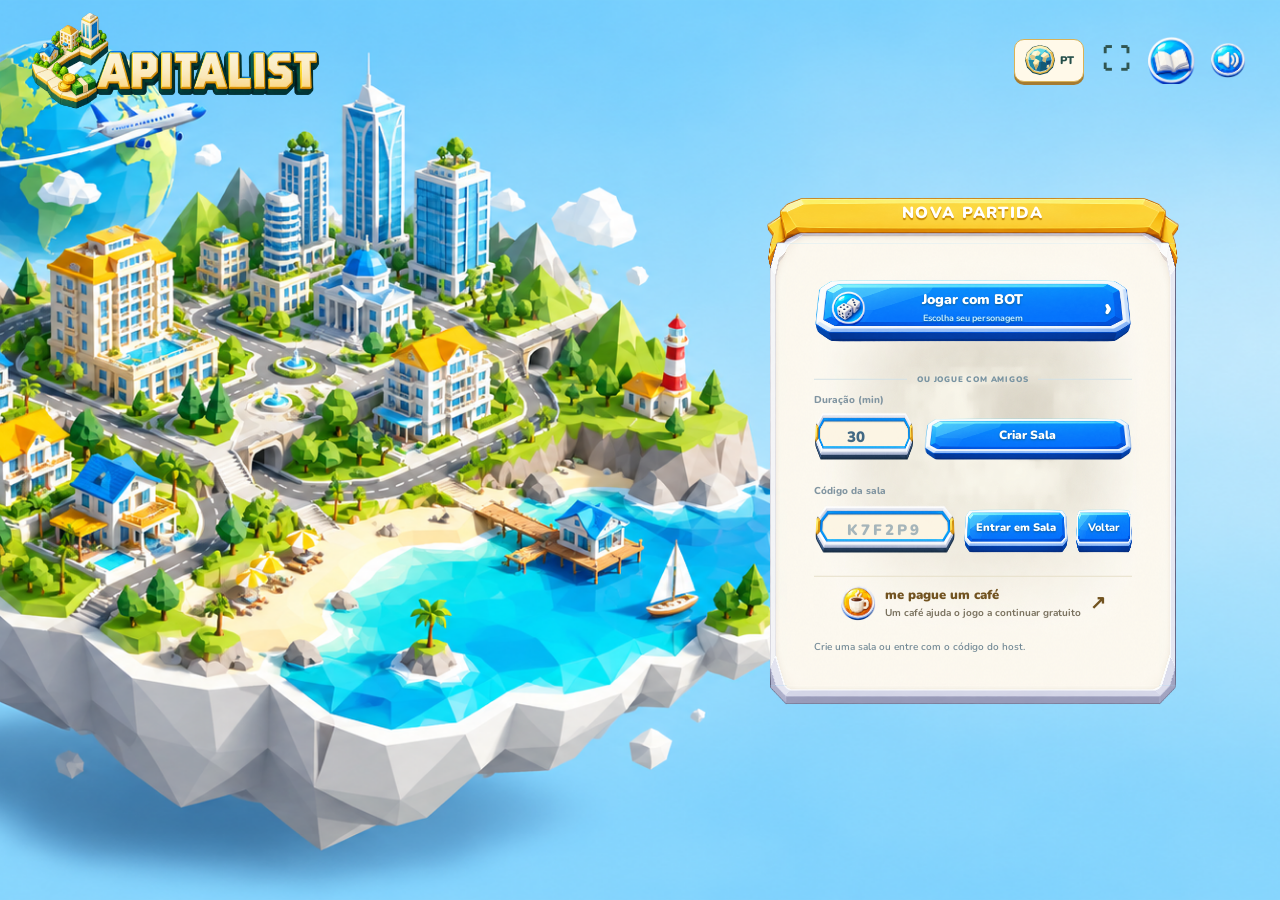
<file: jogar/index.html>
<!doctype html>
<html lang="pt-BR" data-loading="initial">
<head>
  <base href="../">
  <meta charset="utf-8">
  <meta http-equiv="Content-Security-Policy" content="default-src 'none'; script-src 'self' 'sha256-4DQBAHxJEmVycoc8iW7meY8XNI+q9xY1/qtd2hCHfrg='; style-src 'self' 'unsafe-inline'; img-src 'self' data: blob:; font-src 'self'; media-src 'self' blob:; connect-src 'self' https://0.peerjs.com wss://0.peerjs.com; worker-src 'self' blob:; object-src 'none'; base-uri 'self'; form-action 'self'; frame-src 'none'">
  <meta name="referrer" content="no-referrer">
  <meta name="viewport" content="width=device-width, initial-scale=1, viewport-fit=cover, interactive-widget=resizes-visual">
  <meta name="theme-color" content="#203f3d">
  <meta name="mobile-web-app-capable" content="yes">
  <meta name="apple-mobile-web-app-capable" content="yes">
  <meta name="apple-mobile-web-app-title" content="CAPITALIST">
  <meta name="apple-mobile-web-app-status-bar-style" content="black-translucent">
  <style id="asset-loading-style">
    html[data-loading] { background: #e4eddf; }
    html[data-loading] body > :not(#asset-loading), html[data-loading] body > :not(#asset-loading) * { visibility: hidden !important; pointer-events: none !important; }
    #asset-loading { position: fixed; inset: 0; z-index: 10000; display: grid; place-items: center; box-sizing: border-box; padding: 24px; background: radial-gradient(ellipse at 50% 38%, #fffbed, #e4eddf 65%, #bfd7ce); color: #234d45; font-family: system-ui, sans-serif; text-align: center; -webkit-user-select: none; user-select: none; }
    #asset-loading[hidden], #asset-loading [hidden] { display: none !important; }
    .asset-loading-card { width: min(420px, 100%); }
    .asset-loading-logo { display: block; width: 100%; height: auto; aspect-ratio: 2160 / 728; margin: 0 auto 25px; }
    #asset-loading-status { margin: 0 0 15px; font-size: 14px; line-height: 1.5; color: #547266; }
    #asset-loading-progress { height: 9px; border-radius: 9px; overflow: hidden; background: #bfd1bf; box-shadow: inset 0 1px 2px #234d4520; }
    #asset-loading-progress span { display: block; width: 0; height: 100%; border-radius: inherit; background: linear-gradient(90deg, #d5a137, #ffdb77); transition: width .18s ease; }
    #asset-loading-retry { margin-top: 12px; padding: 12px 22px; border: 0; border-radius: 9px; background: #e8b43f; color: #234d45; cursor: pointer; font: 700 14px system-ui, sans-serif; }
    #asset-loading-retry:focus-visible { outline: 3px solid #d69d36; outline-offset: 4px; }
    @media (prefers-reduced-motion: reduce) { #asset-loading-progress span { transition: none; } }
    @media (max-height: 400px) { .asset-loading-card { width: min(330px, 100%); } .asset-loading-logo { margin-bottom: 16px; } }
  </style>
  <script>window.addEventListener("error",function(t){if(!document.documentElement.hasAttribute("data-loading"))return;var n=t.target;if(!t.error&&!(n instanceof HTMLScriptElement)&&!(n instanceof HTMLLinkElement&&new URL(n.href).origin===location.origin))return;window.roadBusinessStartupFailed=!0;function a(){document.documentElement.dataset.loading="failed",document.getElementById("asset-loading").setAttribute("aria-busy","false");var e=document.documentElement.lang==="en";try{e=localStorage.getItem("capitalist.language.v1")==="en"}catch{}window.RBI18n||(document.documentElement.lang=e?"en":"pt-BR",document.getElementById("asset-loading").setAttribute("aria-label",e?"Game loading":"Carregamento do jogo"));var o="Não foi possível carregar o jogo. Confira sua conexão e tente novamente.";window.RBI18n?window.RBI18n.text(document.getElementById("asset-loading-status"),o):document.getElementById("asset-loading-status").textContent=e?"The game could not load. Check your connection and try again.":o,window.RBI18n?window.RBI18n.text(document.getElementById("asset-loading-retry"),"Tentar novamente"):document.getElementById("asset-loading-retry").textContent=e?"Try again":"Tentar novamente",document.getElementById("asset-loading-status").hidden=!1,document.getElementById("asset-loading-progress").hidden=!0,document.getElementById("asset-loading-retry").hidden=!1}document.getElementById("asset-loading")?a():document.addEventListener("DOMContentLoaded",a,{once:!0})},!0),document.addEventListener("click",function(t){t.target.id==="asset-loading-retry"&&location.reload()});</script>
  <link rel="manifest" href="manifest.webmanifest">
  <link rel="apple-touch-icon" href="assets/app/icon-192.8b2f9c79cd4e.png">
  <title>Jogar CAPITALIST — Tabuleiro online</title>
  <meta name="description" content="Entre no tabuleiro do CAPITALIST. Jogue grátis com amigos em uma sala online ou dispute uma partida contra o BOT.">
  <meta name="robots" content="index, follow">
  <link rel="canonical" href="https://capitalist.dev.br/jogar/">
  <link rel="icon" type="image/png" sizes="32x32" href="assets/app/favicon-32.1e442f9d3bf6.png">
  <link rel="icon" type="image/png" sizes="16x16" href="assets/app/favicon-16.9b7c124f1c28.png">
















  <link rel="stylesheet" href="runtime/game.97fcad3dd9e9.min.css">
</head>
<body data-scene="menu">
  <section id="asset-loading" aria-label="Carregamento do jogo" aria-busy="true">
    <div class="asset-loading-card">
      <img class="asset-loading-logo" src="assets/branding/capitalist-logo-v1.37c1331f5ab8.webp" alt="CAPITALIST" width="2160" height="728" fetchpriority="high">
      <p id="asset-loading-status" role="status" aria-live="polite" hidden></p>
      <div id="asset-loading-progress" role="progressbar" aria-label="Carregamento dos elementos do jogo" aria-valuemin="0" aria-valuemax="100" aria-valuenow="0"><span></span></div>
      <button id="asset-loading-retry" type="button" hidden>Tentar novamente</button>
    </div>
  </section>
  <section id="viewport-gate" class="viewport-gate" role="dialog" aria-modal="true" aria-labelledby="viewport-title" aria-describedby="viewport-message" tabindex="-1" hidden>
    <div class="viewport-card">
      <span class="viewport-device" aria-hidden="true">↻</span>
      <h1 id="viewport-title">Jogue na horizontal</h1>
      <p id="viewport-message">Gire seu dispositivo e entre em tela cheia para começar.</p>
      <button id="viewport-enter" class="btn primary" type="button">Entrar em tela cheia</button>
      <p id="viewport-install" hidden>No navegador, abra Compartilhar ou o menu e escolha Adicionar à Tela de Início. Depois abra CAPITALIST pelo ícone e gire o dispositivo.</p>
      <section id="viewport-ios-install" class="viewport-install-guide" aria-labelledby="viewport-ios-title" hidden>
        <h2 id="viewport-ios-title">Como jogar no iPhone ou iPad</h2>
        <ol>
          <li>Abra este site no <strong>Safari</strong>.</li>
          <li>Toque em <strong>Compartilhar</strong> (quadrado com seta para cima) e escolha <strong>Adicionar à Tela de Início</strong>.</li>
          <li>Se aparecer, mantenha <strong>Abrir como App</strong> ativado e toque em <strong>Adicionar</strong>.</li>
          <li>Abra <strong>CAPITALIST pelo novo ícone</strong> e gire o aparelho para a horizontal.</li>
        </ol>
      </section>
    </div>
  </section>
  <div class="menu-backdrop" aria-hidden="true"></div>
  <header class="game-header">
    <a class="game-brand" href="#" aria-label="CAPITALIST, início"><img class="game-brand-logo" src="assets/branding/capitalist-logo-v1.37c1331f5ab8.webp" alt="CAPITALIST" width="2160" height="728"></a>
    <div class="table-label"><span class="live-dot"></span><span id="table-mode">SEU PRÓXIMO DESTINO</span><small>Mesa clássica · Volta ao mundo</small></div>
    <nav class="header-actions" aria-label="Menu do jogo">
      <div class="language-control">
        <button id="language-toggle" class="ui-icon-button language-toggle" type="button" aria-label="Trocar idioma" aria-controls="language-menu" aria-expanded="false"><img src="assets/hud/language-globe-v1.a32df9125a13.svg" width="32" height="32" alt="" aria-hidden="true"><span id="language-code" aria-hidden="true">PT</span></button>
        <section id="language-menu" class="language-menu" aria-labelledby="language-title" hidden>
          <p id="language-title">Idioma</p>
          <div role="group" aria-label="Escolher idioma">
            <button class="language-option" type="button" data-language="pt" aria-pressed="true"><span lang="pt-BR" data-i18n-ignore>Português</span><small aria-hidden="true">PT</small></button>
            <button class="language-option" type="button" data-language="en" aria-pressed="false"><span lang="en" data-i18n-ignore>English</span><small aria-hidden="true">EN</small></button>
          </div>
        </section>
      </div>
      <a id="support-game" class="ui-icon-button support-link support-game" href="https://buymeacoffee.com/ojesus" target="_blank" rel="noopener noreferrer" title="me pague um café" aria-label="me pague um café no Buy Me a Coffee (abre em outra aba)"><span class="support-coffee-icon" aria-hidden="true"></span></a>
      <button id="fullscreen-toggle" class="ui-icon-button" type="button" aria-label="Entrar em tela cheia"><span aria-hidden="true">⛶</span></button>
      <button id="profile-toggle" class="ui-icon-button" type="button" aria-label="Personalizar personagem" aria-controls="player-profile" aria-expanded="false" hidden><span class="hud-icon icon-gem" aria-hidden="true"></span></button>
      <button id="how-to-play" class="ui-icon-button" type="button" aria-label="Como jogar"><span class="hud-icon icon-book" aria-hidden="true"></span></button>
      <button class="ui-icon-button dice-sound" id="dice-sound" type="button" aria-pressed="true" aria-label="Silenciar música ambiente"><span class="hud-icon icon-sound" aria-hidden="true"></span></button>
      <button id="multiplayer-toggle" class="ui-icon-button multiplayer-toggle" type="button" aria-label="Menu da partida" aria-controls="multiplayer-panel" aria-expanded="true"><span class="hud-icon icon-menu" aria-hidden="true"></span></button>
    </nav>
  </header>
  <main class="stage" id="stage">
    <div class="player-controls" id="player-profile" aria-label="Seu personagem">
      <div class="profile-heading"><span class="ui-eyebrow">SUA IDENTIDADE</span><button id="profile-close" class="ui-icon-button" type="button" aria-label="Fechar personalização"><span class="hud-icon icon-close" aria-hidden="true"></span></button></div>
      <section id="character-roulette" class="character-roulette" aria-label="Roleta de personagens" aria-roledescription="carrossel" tabindex="0">
        <div class="roulette-stage">
          <button id="character-previous" class="btn roulette-arrow" type="button" aria-label="Personagem anterior">‹</button>
          <div class="roulette-portrait"><img id="waiting-portrait" alt="Personagem selecionado"></div>
          <button id="character-next" class="btn roulette-arrow" type="button" aria-label="Próximo personagem">›</button>
        </div>
        <output id="player-character" class="roulette-name" aria-live="polite"></output>
        <div id="character-options" class="character-options" role="group" aria-label="Selecionar personagem"></div>
        <img id="player-portrait" alt="" aria-hidden="true" hidden>
      </section>
      <span>Cor do jogador</span>
      <div id="player-colors" class="player-colors" role="group" aria-label="Escolher cor do jogador"></div>
    </div>
    <p class="help">Um mundo de oportunidades. Seu império começa aqui.</p>
    <section id="multiplayer-turn" class="multiplayer-turn" aria-label="Jogadores e turno" hidden>
      <p class="players-caption">NA MESA <span id="player-count">2 jogadores</span></p>
      <p id="multiplayer-first-player" class="multiplayer-first-player" hidden></p>
      <ol id="multiplayer-players"></ol>
    </section>
    <aside class="table-tools" id="table-tools" aria-label="Ferramentas da mesa" hidden>
      <button id="portfolio-toggle" class="portfolio-toggle" type="button" aria-label="Meus imóveis" aria-controls="portfolio-panel" aria-expanded="false"><span class="hud-icon icon-house" aria-hidden="true"></span><span class="tool-label">Imóveis</span><span id="portfolio-count">0</span></button>
      <button id="history-toggle" type="button" aria-label="Histórico da partida" aria-controls="game-sidebar" aria-expanded="false"><span class="hud-icon icon-book" aria-hidden="true"></span><span class="tool-label">Histórico</span></button>
    </aside>
    <aside class="game-sidebar" id="game-sidebar" aria-label="Informações da partida" hidden>
      <section class="ui-card board-guide" id="board-guide">
        <span class="ui-eyebrow">EXPLORE O TABULEIRO</span>
        <h2>Qual será seu próximo negócio?</h2><p>Selecione um estado para consultar preço, aluguel e proprietário.</p>
        <div class="board-legend"><span><i class="legend-dot available"></i>Disponível</span><span><i class="legend-dot owned"></i>Com proprietário</span><span><i class="legend-dot festival"></i>Festival ×2</span></div>
      </section>
      <section class="ui-card activity-card"><div class="card-heading"><span class="ui-eyebrow">ACONTECEU NA MESA</span><span class="activity-live">AO VIVO</span></div><ol id="activity-feed" aria-label="Histórico da partida"></ol></section>
    </aside>
    <section id="property-inspector" class="ui-card property-inspector" aria-label="Detalhes da casa" hidden></section>
    <section id="portfolio-panel" class="ui-card portfolio-panel" aria-label="Meus imóveis" hidden></section>
    <div class="dice-controls" aria-label="Dados">
      <div class="turn-copy"><span id="turn-eyebrow" class="ui-eyebrow">CONSTRUA SEU CAMINHO</span><h2 id="turn-title">Escolha como jogar</h2><p id="turn-description">Comece contra o BOT ou convide seus amigos.</p></div>
      <ol class="turn-steps" aria-label="Etapas do turno"><li data-step="ready"><span>1</span>Rolar</li><li data-step="moving"><span>2</span>Mover</li><li data-step="decision"><span>3</span>Decidir</li></ol>
      <div class="roll-action">
      <button class="btn primary" id="roll-dice" type="button">Rolar dados</button>
      <div class="roll-detail"><output id="dice-result" aria-live="polite">Pronto para rolar</output><span id="roll-timer" class="roll-timer" role="timer" hidden></span></div>
      </div>
    </div>
  </main>

  <div class="toast" id="toast" role="status" aria-live="polite"></div>
  <span id="language-announcement" role="status" aria-live="polite"></span>

  <section id="multiplayer-panel" class="multiplayer-panel" aria-labelledby="multiplayer-title" data-state="HOME">
    <span class="ui-eyebrow lobby-eyebrow" id="menu-eyebrow" hidden></span>
    <h1 id="multiplayer-title">Nova partida</h1>
    <div id="multiplayer-home">
      <button id="multiplayer-solo" class="btn primary lobby-play" type="button"><span class="hud-icon icon-dice" aria-hidden="true"></span><span class="lobby-button-copy">Jogar com BOT<small>Escolha seu personagem</small></span><span class="button-arrow" aria-hidden="true">›</span></button>
      <div class="lobby-divider"><span>OU JOGUE COM AMIGOS</span></div>
      <div id="multiplayer-create-controls" class="multiplayer-create-controls">
        <label for="match-duration-minutes">Duração (min)
          <input id="match-duration-minutes" type="number" min="30" max="99" step="1" value="30" inputmode="numeric" aria-label="Duração da partida: de 30 a 99 minutos">
        </label>
        <button id="multiplayer-create" class="btn multiplayer-secondary" type="button">Criar Sala</button>
      </div>
      <form id="multiplayer-join" novalidate>
        <label for="room-code">Código da sala</label>
        <div class="multiplayer-actions">
          <input id="room-code" type="text" maxlength="6" placeholder="K7F2P9" autocomplete="off" autocapitalize="characters" spellcheck="false" aria-describedby="multiplayer-status">
          <button class="btn primary" type="submit">Entrar em Sala</button>
        </div>
      </form>
      <a id="support-menu" class="support-link support-menu" href="https://buymeacoffee.com/ojesus" target="_blank" rel="noopener noreferrer" title="me pague um café" aria-label="me pague um café no Buy Me a Coffee (abre em outra aba)"><span class="support-coffee-icon" aria-hidden="true"></span><span>me pague um café<small>Um café ajuda o jogo a continuar gratuito</small></span><span class="support-external" aria-hidden="true">↗</span></a>
    </div>
    <section id="waiting-room" class="waiting-room" aria-label="Escolha de personagem e sala de espera" hidden>
      <p class="waiting-intro" id="waiting-intro">Escolha seu personagem e sua cor antes de entrar no tabuleiro.</p>
      <div class="waiting-grid">
        <div class="waiting-character">
          <div id="profile-mount"></div>
        </div>
        <div class="waiting-table">
          <div id="multiplayer-room" hidden>
            <span class="multiplayer-room-label">CÓDIGO DA SALA</span>
            <div class="multiplayer-room-code">
              <output id="multiplayer-code"></output>
              <button id="multiplayer-copy" class="btn" type="button">Copiar</button>
            </div>
          </div>
          <p class="ui-eyebrow" id="waiting-players-label">JOGADORES NA SALA <span id="waiting-duration">· 30 MIN</span></p>
          <ol id="waiting-players" class="waiting-players" aria-labelledby="waiting-players-label"></ol>
          <p id="waiting-hint" class="waiting-hint">Aguardando jogadores.</p>
        </div>
      </div>
    </section>
    <p id="multiplayer-status" role="status" aria-live="polite"></p>
    <p id="multiplayer-network" hidden>Reconectando ao PeerServer. Novas entradas aguardam a conexão.</p>
    <div id="multiplayer-requests" aria-label="Solicitações de entrada" hidden></div>
    <button id="multiplayer-start" class="btn primary" type="button" hidden>Iniciar partida</button>
    <button id="waiting-back" class="btn multiplayer-secondary" type="button" hidden>Voltar ao menu</button>
    <button id="multiplayer-minimize" class="btn multiplayer-secondary" type="button" hidden>Voltar ao tabuleiro</button>
    <button id="multiplayer-leave" class="btn multiplayer-secondary" type="button" hidden>Sair da sala</button>
  </section>
  <dialog id="how-to-dialog" class="how-to-dialog" aria-labelledby="how-to-title">
    <button class="ui-icon-button dialog-close" id="how-to-close" type="button" aria-label="Fechar como jogar"><span class="hud-icon icon-close" aria-hidden="true"></span></button>
    <span class="ui-eyebrow">SEU PRIMEIRO NEGÓCIO</span><h2 id="how-to-title">Do primeiro passo<br>ao seu império.</h2><p>O objetivo é ser o último jogador com dinheiro na mesa.</p>
    <ol class="how-to-steps"><li><span>01</span><div><h3>Role e viaje</h3><p>Você tem 10 segundos para rolar; depois disso, a vez passa ao próximo jogador. Seu personagem anda a soma das faces. Duplas dão outra jogada.</p></div></li><li><span>02</span><div><h3>Invista na sua parada</h3><p>Compre um estado livre ou evolua um imóvel seu. Os quatro lados encarecem até a região nobre. Compare custo, aluguel e saldo restante. Você tem 10 segundos para decidir.</p></div></li><li><span>03</span><div><h3>Receba e acompanhe</h3><p>O aluguel é pago automaticamente. A cor das construções mostra quem é o dono. Consulte qualquer estado clicando nela.</p></div></li><li><span>04</span><div><h3>Cuide do seu caixa</h3><p>Cada volta rende R$ 400.000. Se faltar dinheiro para uma dívida, venda uma construção por 75% do custo ou venda o imóvel inteiro. Festivais aumentam o terreno em 25% e o aluguel em 50%.</p></div></li><li><span>05</span><div><h3>Volta ao Brasil</h3><p>Ao cair aqui, viaje obrigatoriamente na sua próxima vez. Escolha um imóvel seu ou disponível e caminhe até ele. Passar pelo Início paga R$ 400.000. Sem confirmação no prazo, o jogo escolhe um destino.</p></div></li><li><span>06</span><div><h3>Carnaval</h3><p>Escolha um imóvel seu para receber +50% de aluguel por três rodadas. Repetir a sede renova a duração. Bônus de Carnaval, Festival e monopólio somam percentuais, até 2,5× nos estados.</p></div></li><li><span>07</span><div><h3>Conquiste a vitória</h3><p>Complete três monopólios em linhas diferentes, dois na mesma linha ou compre as quatro praias. Cada monopólio reúne todos os estados de uma cor e soma 50% ao aluguel desse grupo. Conserve o objetivo por uma rodada completa dos adversários para confirmar a vitória.</p></div></li><li><span>08</span><div><h3>Vença contra o relógio</h3><p>Ao chegar a zero, vence quem tem o maior patrimônio em imóveis. O dinheiro em caixa desempata. Se também houver empate no caixa, a vitória é compartilhada.</p></div></li><li><span>09</span><div><h3>Sorte ou Azar</h3><p>Ao cair em Sorte, confira a arte e a descrição de uma das 18 cartas. Escolha no tabuleiro quando houver um alvo. Guarde uma saída do Curado por jogador. Sem energia dura até sua próxima vez, depois dos demais jogadores. Proteja estados e acompanhe os efeitos nos aluguéis.</p></div></li></ol>
    <button id="how-to-done" class="btn primary" type="button">Entendi, vamos jogar</button>
  </dialog>






































  <script src="runtime/game.1985861bb955.min.js"></script>
</body>
</html>
</file>
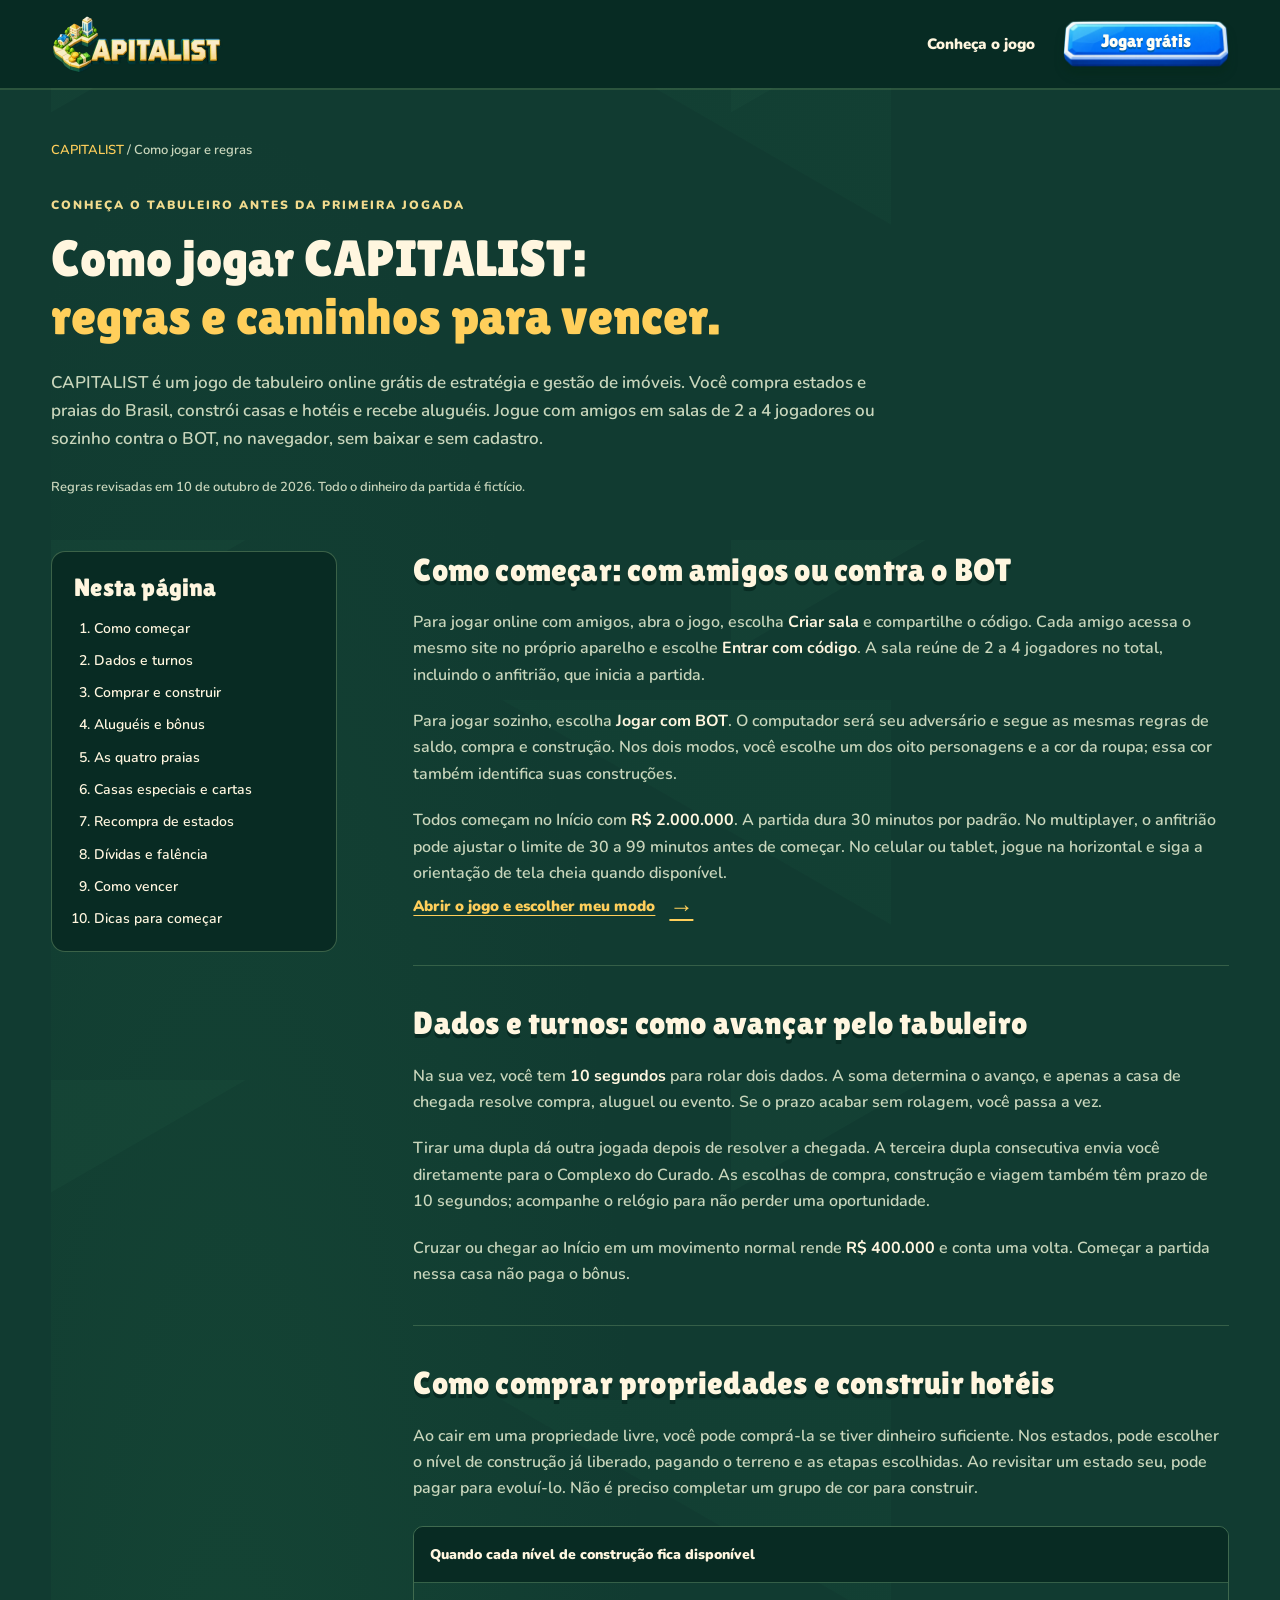
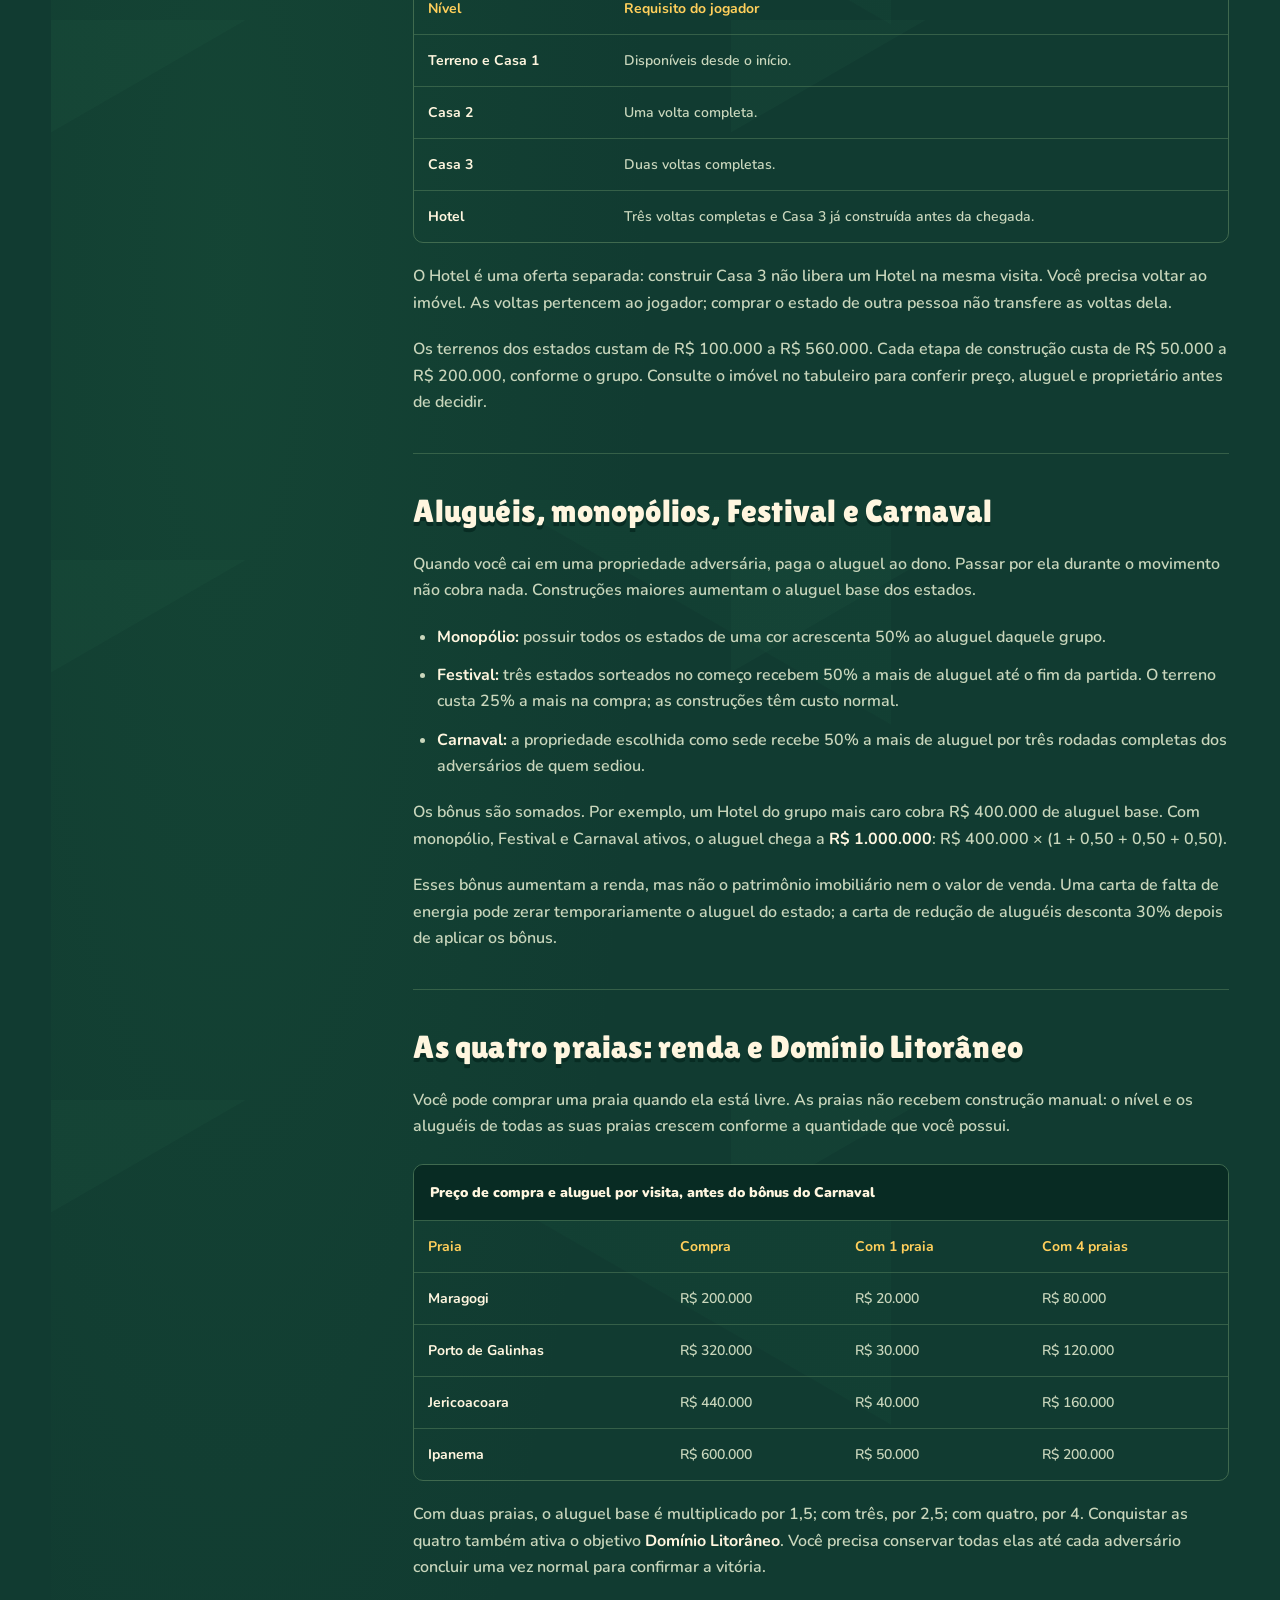
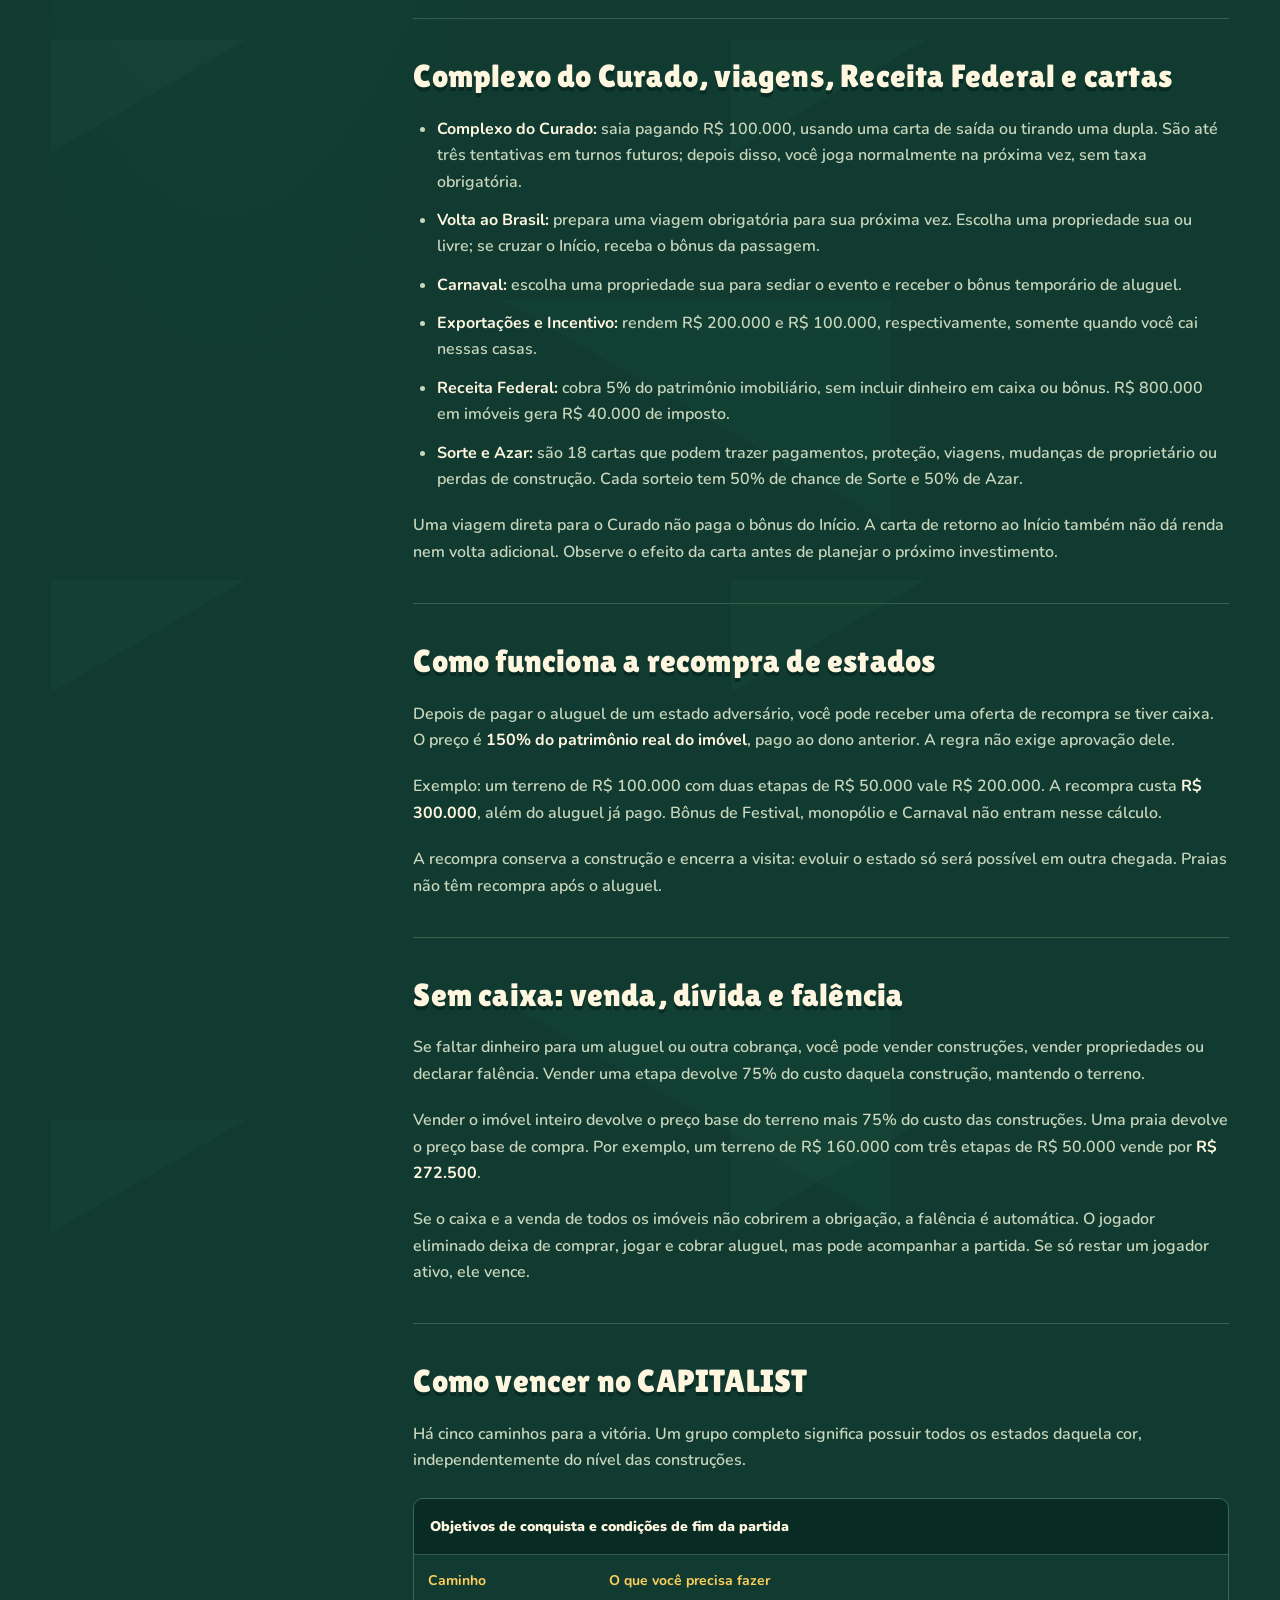
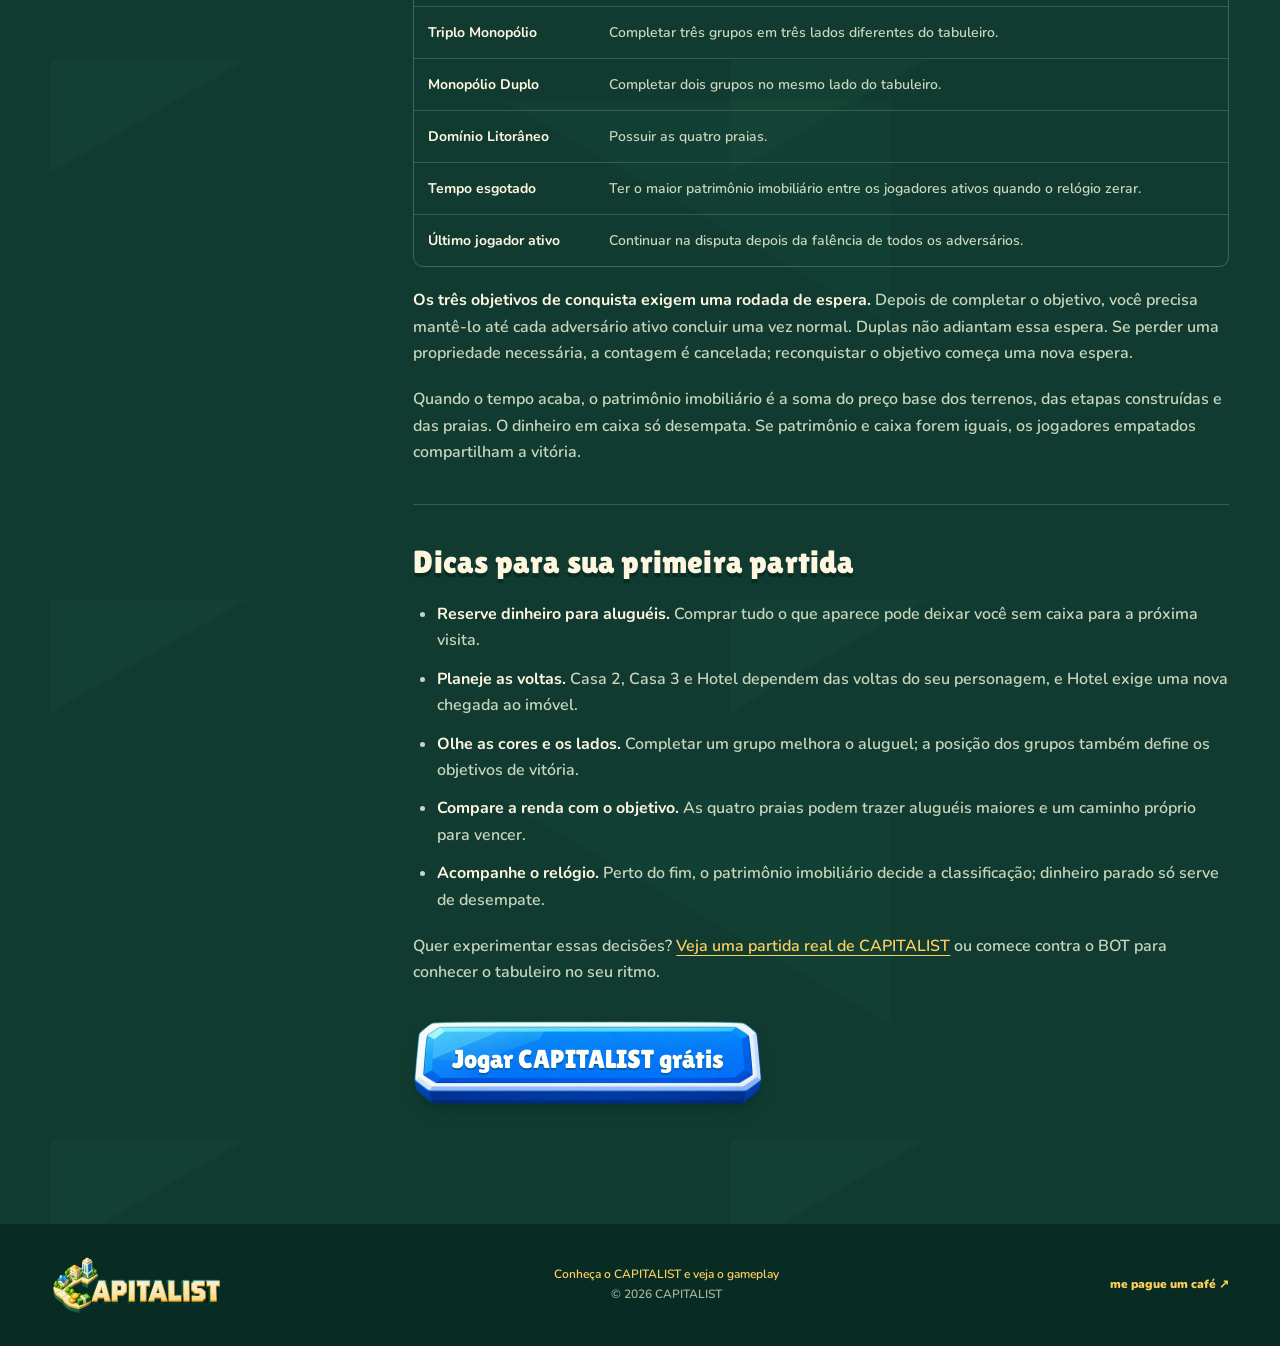
<file: regras/index.html>
<!doctype html>
<html lang="pt-BR">
<head>
  <meta charset="utf-8">
  <meta http-equiv="Content-Security-Policy" content="default-src 'none'; script-src 'self' 'sha256-hS3pnu46SKcaufdtuNGxWIIpYN4VTZ1zq83vYLC1e1Q='; style-src 'self' 'unsafe-inline'; img-src 'self' data: blob:; font-src 'self'; media-src 'self' blob:; connect-src 'self' https://0.peerjs.com wss://0.peerjs.com; worker-src 'self' blob:; object-src 'none'; base-uri 'self'; form-action 'self'; frame-src 'none'">
  <meta name="referrer" content="no-referrer">
  <meta name="viewport" content="width=device-width, initial-scale=1, viewport-fit=cover">
  <meta name="theme-color" content="#102e29">
  <title>Como jogar CAPITALIST: regras, aluguéis e como vencer</title>
  <meta name="description" content="Aprenda a jogar CAPITALIST: crie uma sala, compre estados e praias, construa hotéis e entenda os aluguéis e objetivos de vitória. Regras com exemplos.">
  <meta name="robots" content="index, follow, max-image-preview:large, max-snippet:-1, max-video-preview:-1">
  <link rel="canonical" href="https://capitalist.dev.br/regras/">
  <meta property="og:type" content="website">
  <meta property="og:locale" content="pt_BR">
  <meta property="og:site_name" content="CAPITALIST">
  <meta property="og:title" content="Como jogar CAPITALIST: regras, aluguéis e como vencer">
  <meta property="og:description" content="Da primeira compra ao hotel: aprenda as regras do tabuleiro brasileiro e escolha seu caminho para vencer, com amigos ou contra o BOT.">
  <meta property="og:url" content="https://capitalist.dev.br/regras/">
  <meta property="og:image" content="https://capitalist.dev.br/assets/landing/capitalist-social-v2.fe649b6a618e.webp">
  <meta property="og:image:width" content="1200">
  <meta property="og:image:height" content="630">
  <meta property="og:image:alt" content="Tabuleiro brasileiro do CAPITALIST com casas, hotéis e praias em estilo low poly">
  <meta name="twitter:card" content="summary_large_image">
  <meta name="twitter:title" content="Como jogar CAPITALIST: regras, aluguéis e como vencer">
  <meta name="twitter:description" content="Aprenda a criar uma sala, construir hotéis, calcular aluguéis e conquistar os objetivos de vitória do CAPITALIST.">
  <meta name="twitter:image" content="https://capitalist.dev.br/assets/landing/capitalist-social-v2.fe649b6a618e.webp">
  <meta name="twitter:image:alt" content="Tabuleiro brasileiro do CAPITALIST com casas, hotéis e praias em estilo low poly">
  <link rel="icon" type="image/png" sizes="32x32" href="../assets/app/favicon-32.1e442f9d3bf6.png">
  <link rel="icon" type="image/png" sizes="192x192" href="../assets/app/icon-192.8b2f9c79cd4e.png">
  <link rel="apple-touch-icon" href="../assets/app/icon-192.8b2f9c79cd4e.png">
  <link rel="preload" href="../assets/landing/fonts/lilita-one-latin.d2575d4fa363.woff2" as="font" type="font/woff2" crossorigin>
  <link rel="preload" href="../assets/landing/fonts/nunito-latin.ba344451eab2.woff2" as="font" type="font/woff2" crossorigin>
  <link rel="stylesheet" href="../runtime/landing.a4458bd82775.min.css">
  <script type="application/ld+json">
  {
    "@context": "https://schema.org",
    "@graph": [
      {
        "@type": "WebPage", "@id": "https://capitalist.dev.br/regras/#webpage",
        "url": "https://capitalist.dev.br/regras/",
        "name": "Como jogar CAPITALIST: regras, aluguéis e como vencer",
        "description": "Aprenda a jogar CAPITALIST: crie uma sala, compre estados e praias, construa hotéis e entenda os aluguéis e objetivos de vitória. Regras com exemplos.",
        "inLanguage": "pt-BR", "dateModified": "2026-10-10",
        "isPartOf": { "@id": "https://capitalist.dev.br/#website" },
        "about": { "@id": "https://capitalist.dev.br/#game" },
        "breadcrumb": { "@id": "https://capitalist.dev.br/regras/#breadcrumb" }
      },
      {
        "@type": "BreadcrumbList", "@id": "https://capitalist.dev.br/regras/#breadcrumb",
        "itemListElement": [
          { "@type": "ListItem", "position": 1, "name": "CAPITALIST", "item": "https://capitalist.dev.br/" },
          { "@type": "ListItem", "position": 2, "name": "Como jogar e regras", "item": "https://capitalist.dev.br/regras/" }
        ]
      }
    ]
  }
  </script>
</head>
<body class="rules-page">
  <a class="skip-link" href="#regras-conteudo">Pular para as regras</a>
  <header class="site-header scrolled"><div class="header-inner wrap">
    <a class="brand" href="../" aria-label="CAPITALIST — página inicial"><img src="../assets/landing/capitalist-logo-header-web-v1.bdf9572783cb.webp" alt="CAPITALIST" width="344" height="116"></a>
    <nav class="rules-header-nav" aria-label="Navegação principal"><a href="../">Conheça o jogo</a><a class="button button-small" href="../jogar/">Jogar grátis</a></nav>
  </div></header>
  <main id="regras-conteudo" class="rules-main wrap" tabindex="-1">
    <div class="rules-intro">
      <nav class="breadcrumbs" aria-label="Você está aqui"><a href="../">CAPITALIST</a><span aria-hidden="true"> / </span><span>Como jogar e regras</span></nav>
      <p class="eyebrow">Conheça o tabuleiro antes da primeira jogada</p>
      <h1>Como jogar CAPITALIST:<br><em>regras e caminhos para vencer.</em></h1>
      <p>CAPITALIST é um jogo de tabuleiro online grátis de estratégia e gestão de imóveis. Você compra estados e praias do Brasil, constrói casas e hotéis e recebe aluguéis. Jogue com amigos em salas de 2 a 4 jogadores ou sozinho contra o BOT, no navegador, sem baixar e sem cadastro.</p>
      <p class="rules-updated">Regras revisadas em <time datetime="2026-10-10">10 de outubro de 2026</time>. Todo o dinheiro da partida é fictício.</p>
    </div>
    <div class="rules-layout">
      <nav class="rules-toc" aria-label="Nesta página"><h2>Nesta página</h2><ol>
        <li><a href="#comecar">Como começar</a></li><li><a href="#dados">Dados e turnos</a></li><li><a href="#construir">Comprar e construir</a></li><li><a href="#aluguel">Aluguéis e bônus</a></li><li><a href="#praias">As quatro praias</a></li><li><a href="#casas-especiais">Casas especiais e cartas</a></li><li><a href="#recompra">Recompra de estados</a></li><li><a href="#dividas">Dívidas e falência</a></li><li><a href="#como-vencer">Como vencer</a></li><li><a href="#estrategia">Dicas para começar</a></li>
      </ol></nav>
      <article class="rules-article" aria-label="Guia de regras do CAPITALIST">
        <section id="comecar" class="rule-section"><h2>Como começar: com amigos ou contra o BOT</h2>
          <p>Para jogar online com amigos, abra o jogo, escolha <strong>Criar sala</strong> e compartilhe o código. Cada amigo acessa o mesmo site no próprio aparelho e escolhe <strong>Entrar com código</strong>. A sala reúne de 2 a 4 jogadores no total, incluindo o anfitrião, que inicia a partida.</p>
          <p>Para jogar sozinho, escolha <strong>Jogar com BOT</strong>. O computador será seu adversário e segue as mesmas regras de saldo, compra e construção. Nos dois modos, você escolhe um dos oito personagens e a cor da roupa; essa cor também identifica suas construções.</p>
          <p>Todos começam no Início com <strong>R$ 2.000.000</strong>. A partida dura 30 minutos por padrão. No multiplayer, o anfitrião pode ajustar o limite de 30 a 99 minutos antes de começar. No celular ou tablet, jogue na horizontal e siga a orientação de tela cheia quando disponível.</p>
          <a class="text-link" href="../jogar/">Abrir o jogo e escolher meu modo <span aria-hidden="true">→</span></a>
        </section>
        <section id="dados" class="rule-section"><h2>Dados e turnos: como avançar pelo tabuleiro</h2>
          <p>Na sua vez, você tem <strong>10 segundos</strong> para rolar dois dados. A soma determina o avanço, e apenas a casa de chegada resolve compra, aluguel ou evento. Se o prazo acabar sem rolagem, você passa a vez.</p>
          <p>Tirar uma dupla dá outra jogada depois de resolver a chegada. A terceira dupla consecutiva envia você diretamente para o Complexo do Curado. As escolhas de compra, construção e viagem também têm prazo de 10 segundos; acompanhe o relógio para não perder uma oportunidade.</p>
          <p>Cruzar ou chegar ao Início em um movimento normal rende <strong>R$ 400.000</strong> e conta uma volta. Começar a partida nessa casa não paga o bônus.</p>
        </section>
        <section id="construir" class="rule-section"><h2>Como comprar propriedades e construir hotéis</h2>
          <p>Ao cair em uma propriedade livre, você pode comprá-la se tiver dinheiro suficiente. Nos estados, pode escolher o nível de construção já liberado, pagando o terreno e as etapas escolhidas. Ao revisitar um estado seu, pode pagar para evoluí-lo. Não é preciso completar um grupo de cor para construir.</p>
          <div class="rules-table-wrap" tabindex="0" role="region" aria-label="Requisitos para construir nos estados"><table><caption>Quando cada nível de construção fica disponível</caption><thead><tr><th scope="col">Nível</th><th scope="col">Requisito do jogador</th></tr></thead><tbody>
            <tr><th scope="row">Terreno e Casa 1</th><td>Disponíveis desde o início.</td></tr>
            <tr><th scope="row">Casa 2</th><td>Uma volta completa.</td></tr>
            <tr><th scope="row">Casa 3</th><td>Duas voltas completas.</td></tr>
            <tr><th scope="row">Hotel</th><td>Três voltas completas e Casa 3 já construída antes da chegada.</td></tr>
          </tbody></table></div>
          <p>O Hotel é uma oferta separada: construir Casa 3 não libera um Hotel na mesma visita. Você precisa voltar ao imóvel. As voltas pertencem ao jogador; comprar o estado de outra pessoa não transfere as voltas dela.</p>
          <p>Os terrenos dos estados custam de R$ 100.000 a R$ 560.000. Cada etapa de construção custa de R$ 50.000 a R$ 200.000, conforme o grupo. Consulte o imóvel no tabuleiro para conferir preço, aluguel e proprietário antes de decidir.</p>
        </section>
        <section id="aluguel" class="rule-section"><h2>Aluguéis, monopólios, Festival e Carnaval</h2>
          <p>Quando você cai em uma propriedade adversária, paga o aluguel ao dono. Passar por ela durante o movimento não cobra nada. Construções maiores aumentam o aluguel base dos estados.</p>
          <ul><li><strong>Monopólio:</strong> possuir todos os estados de uma cor acrescenta 50% ao aluguel daquele grupo.</li><li><strong>Festival:</strong> três estados sorteados no começo recebem 50% a mais de aluguel até o fim da partida. O terreno custa 25% a mais na compra; as construções têm custo normal.</li><li><strong>Carnaval:</strong> a propriedade escolhida como sede recebe 50% a mais de aluguel por três rodadas completas dos adversários de quem sediou.</li></ul>
          <p>Os bônus são somados. Por exemplo, um Hotel do grupo mais caro cobra R$ 400.000 de aluguel base. Com monopólio, Festival e Carnaval ativos, o aluguel chega a <strong>R$ 1.000.000</strong>: R$ 400.000 × (1 + 0,50 + 0,50 + 0,50).</p>
          <p>Esses bônus aumentam a renda, mas não o patrimônio imobiliário nem o valor de venda. Uma carta de falta de energia pode zerar temporariamente o aluguel do estado; a carta de redução de aluguéis desconta 30% depois de aplicar os bônus.</p>
        </section>
        <section id="praias" class="rule-section"><h2>As quatro praias: renda e Domínio Litorâneo</h2>
          <p>Você pode comprar uma praia quando ela está livre. As praias não recebem construção manual: o nível e os aluguéis de todas as suas praias crescem conforme a quantidade que você possui.</p>
          <div class="rules-table-wrap" tabindex="0" role="region" aria-label="Preços e aluguéis das praias"><table><caption>Preço de compra e aluguel por visita, antes do bônus do Carnaval</caption><thead><tr><th scope="col">Praia</th><th scope="col">Compra</th><th scope="col">Com 1 praia</th><th scope="col">Com 4 praias</th></tr></thead><tbody>
            <tr><th scope="row">Maragogi</th><td>R$ 200.000</td><td>R$ 20.000</td><td>R$ 80.000</td></tr>
            <tr><th scope="row">Porto de Galinhas</th><td>R$ 320.000</td><td>R$ 30.000</td><td>R$ 120.000</td></tr>
            <tr><th scope="row">Jericoacoara</th><td>R$ 440.000</td><td>R$ 40.000</td><td>R$ 160.000</td></tr>
            <tr><th scope="row">Ipanema</th><td>R$ 600.000</td><td>R$ 50.000</td><td>R$ 200.000</td></tr>
          </tbody></table></div>
          <p>Com duas praias, o aluguel base é multiplicado por 1,5; com três, por 2,5; com quatro, por 4. Conquistar as quatro também ativa o objetivo <strong>Domínio Litorâneo</strong>. Você precisa conservar todas elas até cada adversário concluir uma vez normal para confirmar a vitória.</p>
        </section>
        <section id="casas-especiais" class="rule-section"><h2>Complexo do Curado, viagens, Receita Federal e cartas</h2>
          <ul><li><strong>Complexo do Curado:</strong> saia pagando R$ 100.000, usando uma carta de saída ou tirando uma dupla. São até três tentativas em turnos futuros; depois disso, você joga normalmente na próxima vez, sem taxa obrigatória.</li><li><strong>Volta ao Brasil:</strong> prepara uma viagem obrigatória para sua próxima vez. Escolha uma propriedade sua ou livre; se cruzar o Início, receba o bônus da passagem.</li><li><strong>Carnaval:</strong> escolha uma propriedade sua para sediar o evento e receber o bônus temporário de aluguel.</li><li><strong>Exportações e Incentivo:</strong> rendem R$ 200.000 e R$ 100.000, respectivamente, somente quando você cai nessas casas.</li><li><strong>Receita Federal:</strong> cobra 5% do patrimônio imobiliário, sem incluir dinheiro em caixa ou bônus. R$ 800.000 em imóveis gera R$ 40.000 de imposto.</li><li><strong>Sorte e Azar:</strong> são 18 cartas que podem trazer pagamentos, proteção, viagens, mudanças de proprietário ou perdas de construção. Cada sorteio tem 50% de chance de Sorte e 50% de Azar.</li></ul>
          <p>Uma viagem direta para o Curado não paga o bônus do Início. A carta de retorno ao Início também não dá renda nem volta adicional. Observe o efeito da carta antes de planejar o próximo investimento.</p>
        </section>
        <section id="recompra" class="rule-section"><h2>Como funciona a recompra de estados</h2>
          <p>Depois de pagar o aluguel de um estado adversário, você pode receber uma oferta de recompra se tiver caixa. O preço é <strong>150% do patrimônio real do imóvel</strong>, pago ao dono anterior. A regra não exige aprovação dele.</p>
          <p>Exemplo: um terreno de R$ 100.000 com duas etapas de R$ 50.000 vale R$ 200.000. A recompra custa <strong>R$ 300.000</strong>, além do aluguel já pago. Bônus de Festival, monopólio e Carnaval não entram nesse cálculo.</p>
          <p>A recompra conserva a construção e encerra a visita: evoluir o estado só será possível em outra chegada. Praias não têm recompra após o aluguel.</p>
        </section>
        <section id="dividas" class="rule-section"><h2>Sem caixa: venda, dívida e falência</h2>
          <p>Se faltar dinheiro para um aluguel ou outra cobrança, você pode vender construções, vender propriedades ou declarar falência. Vender uma etapa devolve 75% do custo daquela construção, mantendo o terreno.</p>
          <p>Vender o imóvel inteiro devolve o preço base do terreno mais 75% do custo das construções. Uma praia devolve o preço base de compra. Por exemplo, um terreno de R$ 160.000 com três etapas de R$ 50.000 vende por <strong>R$ 272.500</strong>.</p>
          <p>Se o caixa e a venda de todos os imóveis não cobrirem a obrigação, a falência é automática. O jogador eliminado deixa de comprar, jogar e cobrar aluguel, mas pode acompanhar a partida. Se só restar um jogador ativo, ele vence.</p>
        </section>
        <section id="como-vencer" class="rule-section"><h2>Como vencer no CAPITALIST</h2>
          <p>Há cinco caminhos para a vitória. Um grupo completo significa possuir todos os estados daquela cor, independentemente do nível das construções.</p>
          <div class="rules-table-wrap" tabindex="0" role="region" aria-label="Objetivos de vitória do CAPITALIST"><table><caption>Objetivos de conquista e condições de fim da partida</caption><thead><tr><th scope="col">Caminho</th><th scope="col">O que você precisa fazer</th></tr></thead><tbody>
            <tr><th scope="row">Triplo Monopólio</th><td>Completar três grupos em três lados diferentes do tabuleiro.</td></tr>
            <tr><th scope="row">Monopólio Duplo</th><td>Completar dois grupos no mesmo lado do tabuleiro.</td></tr>
            <tr><th scope="row">Domínio Litorâneo</th><td>Possuir as quatro praias.</td></tr>
            <tr><th scope="row">Tempo esgotado</th><td>Ter o maior patrimônio imobiliário entre os jogadores ativos quando o relógio zerar.</td></tr>
            <tr><th scope="row">Último jogador ativo</th><td>Continuar na disputa depois da falência de todos os adversários.</td></tr>
          </tbody></table></div>
          <p><strong>Os três objetivos de conquista exigem uma rodada de espera.</strong> Depois de completar o objetivo, você precisa mantê-lo até cada adversário ativo concluir uma vez normal. Duplas não adiantam essa espera. Se perder uma propriedade necessária, a contagem é cancelada; reconquistar o objetivo começa uma nova espera.</p>
          <p>Quando o tempo acaba, o patrimônio imobiliário é a soma do preço base dos terrenos, das etapas construídas e das praias. O dinheiro em caixa só desempata. Se patrimônio e caixa forem iguais, os jogadores empatados compartilham a vitória.</p>
        </section>
        <section id="estrategia" class="rule-section"><h2>Dicas para sua primeira partida</h2>
          <ul><li><strong>Reserve dinheiro para aluguéis.</strong> Comprar tudo o que aparece pode deixar você sem caixa para a próxima visita.</li><li><strong>Planeje as voltas.</strong> Casa 2, Casa 3 e Hotel dependem das voltas do seu personagem, e Hotel exige uma nova chegada ao imóvel.</li><li><strong>Olhe as cores e os lados.</strong> Completar um grupo melhora o aluguel; a posição dos grupos também define os objetivos de vitória.</li><li><strong>Compare a renda com o objetivo.</strong> As quatro praias podem trazer aluguéis maiores e um caminho próprio para vencer.</li><li><strong>Acompanhe o relógio.</strong> Perto do fim, o patrimônio imobiliário decide a classificação; dinheiro parado só serve de desempate.</li></ul>
          <p>Quer experimentar essas decisões? <a href="../#gameplay">Veja uma partida real de CAPITALIST</a> ou comece contra o BOT para conhecer o tabuleiro no seu ritmo.</p>
          <a class="button" href="../jogar/">Jogar CAPITALIST grátis</a>
        </section>
      </article>
    </div>
  </main>
  <footer class="site-footer"><div class="wrap footer-inner"><a class="brand" href="../" aria-label="CAPITALIST — página inicial"><img src="../assets/landing/capitalist-logo-header-web-v1.bdf9572783cb.webp" alt="CAPITALIST" width="344" height="116" loading="lazy"></a><p><a href="../">Conheça o CAPITALIST e veja o gameplay</a><br><span>© 2026 CAPITALIST</span></p><a href="https://buymeacoffee.com/ojesus" target="_blank" rel="noopener noreferrer">me pague um café <span aria-hidden="true">↗</span></a></div></footer>
</body>
</html>
</file>
<file: runtime/landing.a4458bd82775.min.css>
@font-face{font-family:Lilita One;font-style:normal;font-weight:400;font-display:swap;src:url(../assets/landing/fonts/lilita-one-latin.d2575d4fa363.woff2) format("woff2")}@font-face{font-family:Nunito;font-style:normal;font-weight:600 900;font-display:swap;src:url(../assets/landing/fonts/nunito-latin.ba344451eab2.woff2) format("woff2")}:root{color-scheme:dark;--forest: #113b31;--deep: #082b23;--ivory: #fff6df;--gold: #ffcf5b;--muted: #c9d6bc;--display: "Lilita One", cursive;--body: "Nunito", sans-serif}*{box-sizing:border-box}html{scroll-behavior:smooth;scroll-padding-top:90px}body{margin:0;background:var(--forest);color:var(--ivory);font:600 17px/1.65 var(--body)}button,input{font:inherit}button,a{-webkit-tap-highlight-color:transparent}a{color:inherit;text-decoration:none}button{cursor:pointer}button:focus-visible,a:focus-visible,summary:focus-visible,[tabindex="0"]:focus-visible{outline:3px solid var(--gold);outline-offset:6px}img{display:block;max-width:100%;height:auto}figure,h1,h2,h3,p{margin:0}h2,h3{font-family:var(--display);font-weight:400}h2{font-size:clamp(36px,4.1vw,56px);line-height:1.08;letter-spacing:.2px;text-shadow:0 4px 0 #082c23}h2 em{color:var(--gold);font-style:normal}h3{font-size:27px;line-height:1.2}[hidden]{display:none!important}.sr-only{position:absolute;width:1px;height:1px;overflow:hidden;clip-path:inset(50%);white-space:nowrap}.skip-link{position:fixed;left:16px;top:-100px;z-index:30;padding:12px 20px;background:var(--ivory);color:var(--deep)}.skip-link:focus{top:12px}.wrap{width:min(1800px,calc(100% - clamp(40px,8vw,160px)));margin-inline:auto}.section{padding-block:90px}.eyebrow{margin-bottom:14px;color:#f2db8e;font-size:12px;font-weight:900;letter-spacing:2px;text-transform:uppercase}.section-heading{margin:0 auto 40px;text-align:center}.section-heading>p:last-child{margin:20px auto 0;max-width:660px;color:var(--muted)}main{background:radial-gradient(ellipse at 15% 31%,#287d4925,transparent 30%),linear-gradient(150deg,#24614820 12%,transparent 12.1%) 0 0 / 680px 540px,linear-gradient(30deg,transparent 81%,#1d5e421c 81.1%) 0 0 / 840px 700px,var(--forest)}.site-header{position:fixed;inset:0 0 auto;z-index:20;transition:background .2s,box-shadow .2s}.header-inner{height:92px;display:flex;align-items:center;justify-content:space-between;gap:25px}.header-actions{display:flex;align-items:center;gap:14px;flex:0 0 auto}.landing-language{display:flex;align-items:center;gap:2px;padding:4px;border:1px solid #e8c77380;border-radius:9px;background:#082b23e8;box-shadow:0 3px #041e19}.language-globe{width:25px;height:25px;margin-inline:2px 5px}.landing-language button{border:0;border-radius:5px;background:transparent;color:var(--ivory);min-width:34px;min-height:34px;padding:4px;font:900 12px/1 var(--body)}.landing-language button[aria-pressed=true]{color:#3e2c12;background:linear-gradient(135deg,#fff0b5,#e9b846);box-shadow:inset 0 -2px #b87b23}.landing-language button:hover{box-shadow:inset 0 0 0 1px var(--gold)}.landing-language a{color:var(--ivory);padding:10px 7px;font-weight:900}.ambient-toggle{position:relative;flex:0 0 auto;width:44px;height:44px;padding:0;border:0;background:url(../assets/landing/sound-button-web-v1.01dc0e7e0336.webp) center / contain no-repeat;filter:drop-shadow(0 3px 2px #00261455)}.ambient-toggle[aria-pressed=false]{filter:grayscale(.9) drop-shadow(0 3px 2px #00261455)}.ambient-toggle[aria-pressed=false]:after{content:"";position:absolute;inset:20px 6px auto;height:3px;background:var(--ivory);transform:rotate(-45deg);box-shadow:0 1px 2px #073c31}.brand{display:block;flex:0 0 auto;width:172px}.desktop-nav{display:flex;gap:30px;align-items:center;font-weight:900;font-size:15px;text-shadow:0 2px 4px #104a46}.desktop-nav a{padding-block:12px}.desktop-nav a:hover{color:var(--gold)}.site-header.scrolled{background:#082b23f5;box-shadow:0 2px #7b9f6440}.button{width:310px;min-height:104px;display:inline-flex;align-items:center;justify-content:center;padding:0 22px 10px;border:0;color:#fffef5;font:400 26px/1 var(--display);background:url(../assets/landing/action-button-web-v1.1e70ddb4c4f4.webp) center / 100% 100% no-repeat;text-shadow:0 2px 0 #0060ad;filter:drop-shadow(0 8px 5px #00261445);transition:transform .15s,filter .15s;white-space:nowrap}.button:hover{transform:translateY(-3px);filter:drop-shadow(0 12px 7px #00261470) brightness(1.06)}.button:active{transform:translateY(2px)}.button-small{width:166px;min-height:57px;padding-bottom:6px;font-size:18px}.menu-toggle{border:2px solid #e3f0e199;background:#113b31;width:44px;height:44px;padding:12px 9px;border-radius:7px}.menu-toggle span{height:3px;background:var(--ivory);display:block;margin-block:5px}.mobile-nav{padding:18px 30px 25px;background:var(--deep);border-bottom:2px solid #7d9e5a}.mobile-nav a{display:block;padding:10px 4px;font-weight:900}.hero{position:relative;isolation:isolate;height:min(940px,100svh);min-height:790px;overflow:hidden}.hero-art,.hero-art img{position:absolute;inset:0;width:100%;height:100%}.hero-art{z-index:-1;background:#59c2f2}.hero-art img{object-fit:cover;object-position:center bottom}.hero:before{content:"";position:absolute;inset:0;z-index:0;background:linear-gradient(180deg,#082b23b8,#082b238c 45%,#082b2373 64%,transparent 87%);pointer-events:none}.hero-content{position:relative;z-index:3;margin:0 auto;padding-top:clamp(114px,13.8vh,148px);text-align:center;width:min(820px,86%);color:var(--ivory)}.hero h1{width:min(770px,100%);margin-inline:auto}.hero h1 picture{display:block}.hero h1 img{width:100%;filter:drop-shadow(0 9px 8px #154b4435)}.hero-title-copy{display:block;margin:2px -35px 8px;font:400 clamp(21px,2.5vw,29px)/1.2 var(--display);text-shadow:0 2px 0 #082b23,0 2px 12px #082b23}.hero-copy{margin:0 auto 12px;max-width:560px;font:900 18px/1.4 var(--body);text-shadow:0 2px 6px #082b23}.hero-actions{display:flex;flex-direction:column;align-items:center;gap:12px}.trailer-link{display:inline-flex;align-items:center;justify-content:center;gap:11px;min-height:48px;padding:6px 22px 6px 10px;border:2px solid #e8c773;border-radius:10px;color:var(--ivory);background:linear-gradient(150deg,#215a47,#0b332a);box-shadow:inset 0 1px #fff6df24,0 4px #071f19,0 6px 12px #05261f55;font:400 19px/1.2 var(--display);transition:transform .15s,border-color .15s}.trailer-icon{display:grid;place-items:center;width:30px;height:30px;font-size:12px;padding-left:2px;background:linear-gradient(135deg,#fff0b5,#e9b846);color:#164333;clip-path:polygon(22% 0,78% 0,100% 22%,100% 78%,78% 100%,22% 100%,0 78%,0 22%)}.trailer-link:hover{transform:translateY(-2px);border-color:#fff0b5}.trailer-link:active{transform:translateY(2px)}.hero-note{margin:12px auto 0;font-size:14px;font-weight:900;max-width:350px;text-shadow:0 2px 5px #082b23}.hero-character{position:absolute;z-index:2;height:400px;width:auto;bottom:143px;filter:drop-shadow(0 15px 9px #072e2555)}.hero-cabral{left:max(7%,calc(50% - 525px));transform:rotate(-5deg)}.hero-marilyn{right:max(7%,calc(50% - 530px));height:425px;transform:rotate(5deg)}.hero-foreground{position:absolute;z-index:4;bottom:-2px;left:50%;transform:translate(-50%);width:100%;min-width:1440px;max-width:none;pointer-events:none}.hero-foreground img{width:100%;max-height:inherit}.hero:after{content:"";position:absolute;inset:auto 0 0;z-index:4;height:110px;background:linear-gradient(transparent,var(--forest));pointer-events:none}.explore-link{position:absolute;z-index:5;bottom:22px;left:50%;transform:translate(-50%);display:flex;align-items:center;gap:16px;min-height:46px;padding:8px 12px 8px 20px;border:1px solid #e8c773;border-radius:9px;background:#0b332af2;box-shadow:0 4px #041e19;color:var(--ivory);font:400 17px/1.2 var(--display);white-space:nowrap;transition:background .15s}.explore-link span:last-child{display:grid;place-items:center;width:28px;height:28px;font-size:24px;line-height:1;color:var(--gold);background:#fff6df0c;border-radius:5px}.explore-link:hover{background:#235b45}.gameplay{padding-top:65px;padding-bottom:55px}.gameplay-figure{max-width:1010px;margin-inline:auto}.video-shell{position:relative;aspect-ratio:1.41;filter:drop-shadow(0 22px 16px #001c2160)}.video-shell video{position:absolute;top:17.3%;left:5.8%;width:88.4%;height:70.4%;background:#06271e;object-fit:contain}.gameplay-frame{position:absolute;inset:0;background:url(../assets/landing/capitalist-gameplay-frame-v2.fc134c799fb9.webp) center / 100% 100% no-repeat;pointer-events:none;z-index:2}.frame-label{position:absolute;top:5.5%;width:100%;text-align:center;z-index:3;color:#664214;font:400 clamp(12px,2vw,23px)/1 var(--display);letter-spacing:1px;text-shadow:0 1px #ffe798;pointer-events:none}.watch-gameplay{position:absolute;inset:18% 6% 13%;z-index:1;border:0;background:#05292150;color:var(--ivory);display:flex;flex-direction:column;align-items:center;justify-content:center;text-shadow:0 2px 4px #062c23}.play-disc{width:74px;height:74px;margin-bottom:13px;display:grid;place-items:center;padding-left:4px;border:4px solid #fff8de;border-radius:16px;color:#164333;background:linear-gradient(135deg,#fff0b5,#e9b846);box-shadow:0 6px #8d6324,0 8px 16px #00281c;font-size:25px;transition:transform .2s}.watch-gameplay:hover .play-disc{transform:scale(1.1)}.watch-gameplay b{font:400 29px/1.2 var(--display)}.watch-gameplay small{margin-top:5px;font-size:13px;font-weight:800}.gameplay-figure figcaption{margin-top:16px;color:var(--muted);text-align:center;font-size:13px}.game-facts{list-style:none;padding:0;margin:35px 0 0;display:flex;justify-content:center;gap:70px;font-size:14px;color:var(--muted)}.game-facts b{font:400 25px/1 var(--display);display:block;color:var(--ivory);margin-bottom:6px}.game-facts li{text-align:center}.how-grid{display:grid;grid-template-columns:1fr 1fr;gap:70px;align-items:center}.how-art{position:relative;text-align:center}.how-art img{width:115%;max-width:115%;margin-left:-7%;filter:drop-shadow(0 10px 20px #09221840)}.how-art>p{font:400 28px/1.2 var(--display);margin-top:10px}.how-art strong{font-weight:400;color:var(--gold)}.how-copy h2{font-size:clamp(35px,3.3vw,45px)}.steps{list-style:none;padding:0;margin:32px 0 25px}.steps li{display:grid;grid-template-columns:46px 1fr;gap:18px;margin-top:25px}.step-number{display:grid;place-items:center;width:44px;height:48px;background:linear-gradient(140deg,#ffe488,#ffc230 66%,#c28a1f 67%);clip-path:polygon(20% 0,80% 0,100% 20%,100% 80%,80% 100%,20% 100%,0 80%,0 20%);color:#573b15;font:400 27px/1 var(--display)}.steps h3{margin-bottom:6px}.steps p{font-size:15px;color:var(--muted);line-height:1.6}.text-link{display:inline-flex;align-items:center;gap:14px;color:var(--gold);font-weight:900;font-size:15px;padding-block:8px}.text-link:hover{color:#fff3bc}.text-link span{font-size:24px;line-height:1}.characters{position:relative;isolation:isolate;text-align:center;overflow:hidden;padding-bottom:90px}.characters .wrap{position:relative;z-index:2}.characters .section-heading{margin-bottom:20px}.character-grid{display:grid;grid-template-columns:repeat(4,1fr);gap:35px;align-items:end}.character-grid figure{text-align:center}.character-grid img{height:290px;width:auto;max-width:100%;object-fit:contain;margin-inline:auto}.character-grid figcaption{font-weight:900;font-size:14px;margin-top:12px}.cast-stage.is-interactive{overflow:hidden;margin-inline:-18px;padding-bottom:12px}.is-interactive .character-grid{display:block;position:relative;height:445px;--cast-gap: 195px}.is-interactive figure{position:absolute;bottom:25px;left:50%;width:225px;transition:transform .4s ease,opacity .4s ease;transform-origin:bottom center;transform:translate(-50%,var(--lift)) translate(calc(var(--offset) * var(--cast-gap))) scale(var(--scale));opacity:var(--opacity)}.is-interactive figure img{height:360px}.is-interactive figcaption{display:none}.cast-controls{display:flex;justify-content:center;align-items:center;gap:25px;margin-top:15px}.cast-controls button{color:#714c16;width:50px;height:50px;padding:0;background:linear-gradient(135deg,#fff9e7,#d9c89f);border:3px solid #ffdc72;border-radius:9px;box-shadow:0 5px #6e562a;font-size:27px;font-weight:900;line-height:1}.cast-controls button:hover{transform:translateY(-2px)}.cast-controls p{min-width:235px;display:flex;flex-direction:column}.cast-count{font-size:11px;letter-spacing:3px;color:var(--gold);font-weight:900}.cast-name{font:400 26px/1.3 var(--display)}.characters .text-link{margin-top:20px}.cast-scenery{position:absolute;z-index:-1;bottom:-80px;left:50%;transform:translate(-50%);width:1400px;max-width:none;opacity:.38;pointer-events:none}.modes{position:relative;background:radial-gradient(ellipse at 50% 55%,#2d765344,transparent 70%),#0c3028;border-block:1px solid #e8c77330;padding-block:75px}.modes-heading{margin-bottom:32px}.modes-heading h2{font-size:39px}.modes-heading h2 br{display:none}.modes-heading h2 em{margin-left:8px}.mode-options{display:grid;grid-template-columns:minmax(0,1fr) minmax(0,1fr);gap:28px;max-width:1240px;margin-inline:auto}.mode-card{position:relative;overflow:hidden;border:1px solid #e8c77370;border-radius:16px;background:linear-gradient(135deg,#20523f,#10392e 65%);box-shadow:inset 0 3px #e8c773,0 7px #061f19,0 18px 30px #041f1930}.mode-art{position:relative;height:200px;overflow:hidden;margin:3px 3px 0;border-radius:12px 12px 0 0;background:radial-gradient(ellipse at 50% 75%,#6a9a5945,transparent 65%),linear-gradient(150deg,#286951,#154034)}.mode-art:after{content:"";position:absolute;inset:auto 0 0;height:45px;background:linear-gradient(transparent,#1b493a);pointer-events:none}.mode-scenery{position:absolute;width:100%;max-width:none;left:0;bottom:-20px;opacity:.7}.mode-player{position:absolute;height:165px;width:auto;bottom:10px;filter:drop-shadow(0 8px 4px #041e1960)}.mode-player-left{left:24%;height:145px;transform:rotate(-6deg)}.mode-player-right{right:22%;height:153px;transform:rotate(6deg)}.mode-player-center{left:50%;transform:translate(-50%)}.mode-badge{position:absolute;z-index:2;right:15px;top:15px;border:1px solid #e8c77380;border-radius:6px;padding:5px 10px;background:#082b23de;color:#fff0b5;font-size:11px;font-weight:900;letter-spacing:.4px}.mode-solo .mode-art{background:radial-gradient(ellipse at 60% 80%,#d4a94d30,transparent 70%),linear-gradient(145deg,#345841,#163d30)}.mode-properties{position:absolute;width:230px;right:14%;bottom:-10px;filter:drop-shadow(0 8px 6px #041e1940)}.mode-cash{position:absolute;width:270px;left:2%;bottom:-20px;filter:drop-shadow(0 8px 6px #041e1940)}.mode-copy{position:relative;padding:22px 30px 25px}.mode-copy .eyebrow{display:flex;align-items:center;gap:10px;margin-bottom:12px;font-size:10px}.mode-number{color:#3e2c12;background:linear-gradient(135deg,#fff0b5,#e9b846);border-radius:4px;padding:3px 5px;font-size:11px;letter-spacing:0}.mode-options h2{font-size:32px}.mode-options h2 em{font-size:26px;display:inline-block;margin-top:6px}.mode-copy>p:not(.eyebrow){font-size:15px;color:#d9e2ce;margin-block:16px;line-height:1.55}.mode-steps{display:flex;gap:8px;list-style:none;counter-reset:mode-step;margin:0 0 12px;padding:0;color:var(--ivory);font-size:10px;font-weight:900}.mode-steps li{counter-increment:mode-step;display:flex;align-items:center;gap:5px}.mode-steps li:before{content:counter(mode-step);width:18px;height:18px;display:grid;place-items:center;flex:0 0 auto;border:1px solid #e8c77360;border-radius:50%;color:var(--gold);font-size:9px}.mode-options .button{width:260px;max-width:100%;min-height:82px;font-size:22px}.faq{padding-block:110px}.faq-grid{display:grid;grid-template-columns:.65fr 1.35fr;gap:85px;align-items:start}.faq-heading>p:last-child{margin-top:20px;font-size:16px;color:var(--muted);max-width:250px}.faq-list{border-top:1px solid #638d6590}.faq-list details{border-bottom:1px solid #638d6590;padding-block:20px}.faq-list summary{cursor:pointer;list-style:none;position:relative;padding-right:34px;font-weight:900;font-size:17px;line-height:1.4}.faq-list summary::-webkit-details-marker{display:none}.faq-list summary:after{content:"+";position:absolute;right:2px;top:-4px;color:var(--gold);font-size:26px;font-weight:900}.faq-list details[open] summary:after{content:"−"}.faq-list details p{padding-top:16px;font-size:15px;color:var(--muted)}.final-cta{position:relative;isolation:isolate;overflow:hidden;padding:100px 0 105px;text-align:center}.final-landscape{position:absolute;inset:0;height:100%;width:100%;max-width:none;object-fit:cover;object-position:center 60%;z-index:-2;opacity:.35}.final-cta:before{content:"";position:absolute;inset:0;z-index:-1;background:linear-gradient(var(--forest),#082c2350 45%,#092d23)}.final-cta .button{margin-top:25px;width:350px;max-width:100%}.final-cta .wrap>p:last-child{margin-top:15px;font-size:14px}.site-footer{padding:32px 0;background:#082b23;font-size:12px;color:var(--muted)}.footer-inner{display:flex;align-items:center;justify-content:space-between;gap:30px}.footer-inner>p{text-align:center}.footer-about{text-align:center}.creator-links{display:flex;justify-content:center;gap:20px;margin-top:8px}.creator-links a{color:var(--gold);font-weight:900;padding-block:6px}.footer-about>p{margin:0}.footer-about p a{color:var(--gold)}.creator-credit{display:inline-block;margin-top:8px}.faq-list details[id]{scroll-margin-top:100px}.footer-inner p span{color:#a6b49a}.footer-inner p a{color:var(--gold)}.footer-inner>a:last-child{color:var(--gold);font-weight:900;white-space:nowrap}.rules-header-nav{display:flex;align-items:center;gap:28px;font-weight:900;font-size:15px}.rules-main{padding-top:140px;padding-bottom:70px}.rules-intro{max-width:1000px;margin-bottom:52px}.breadcrumbs{font-size:13px;color:var(--muted);margin-bottom:35px}.breadcrumbs a,.rules-article a:not(.button),.rules-toc a:hover{color:var(--gold)}.rules-intro h1{font:400 clamp(34px,4vw,56px)/1.12 var(--display)}.rules-intro h1 em{color:var(--gold);font-style:normal}.rules-intro>p:not(.eyebrow){margin-top:24px;max-width:830px;color:var(--muted)}.rules-intro .rules-updated{font-size:13px}.rules-layout{display:grid;grid-template-columns:minmax(210px,.7fr) minmax(0,2fr);align-items:start;gap:clamp(30px,6vw,100px)}.rules-toc{position:sticky;top:115px;padding:22px;border:1px solid #638d6590;border-radius:14px;background:var(--deep)}.rules-toc h2{font-size:25px}.rules-toc ol{margin:18px 0 0;padding-left:20px;font-size:14px;line-height:1.45}.rules-toc li+li{margin-top:12px}.rule-section{scroll-margin-top:115px;padding-bottom:38px;margin-bottom:38px;border-bottom:1px solid #638d6570}.rule-section:last-child{border-bottom:0;margin-bottom:0}.rule-section h2{font-size:clamp(27px,2.5vw,36px);line-height:1.2}.rule-section p,.rule-section ul{margin-top:20px;font-size:16px;color:var(--muted)}.rule-section strong{color:var(--ivory)}.rule-section ul{padding-left:24px}.rule-section li+li{margin-top:12px}.rule-section a:not(.button){text-decoration:underline;text-underline-offset:4px}.rule-section .button{margin-top:26px;width:350px;max-width:100%}.rules-table-wrap{overflow-x:auto;margin-top:24px;border:1px solid #638d6590;border-radius:10px}.rules-table-wrap table{border-collapse:collapse;width:100%;font-size:14px}.rules-table-wrap caption{padding:16px;text-align:left;font-weight:900;background:var(--deep)}.rules-table-wrap th,.rules-table-wrap td{padding:14px;text-align:left;vertical-align:top;border-top:1px solid #638d6570}.rules-table-wrap thead{color:var(--gold)}.rules-table-wrap tbody td{color:var(--muted)}.rules-table-wrap tbody th{min-width:110px}@media(max-width:800px){.rules-main{padding-top:110px}.rules-layout{grid-template-columns:minmax(0,1fr);gap:36px}.rules-toc{position:static}.rules-toc ol{columns:2;column-gap:28px}.rules-toc li{break-inside:avoid}.rules-header-nav{gap:18px}}@media(max-width:600px){.rules-header-nav>a:first-child{display:none}.rules-table-wrap th,.rules-table-wrap td{padding:12px 10px}.rules-toc ol{columns:1}.rule-section p,.rule-section ul{font-size:15px}.rule-section .button{font-size:24px}.rules-page .rules-header-nav .button-small{display:inline-flex;width:130px;min-height:48px;font-size:15px}}@media(min-width:1700px){.hero{height:960px}.hero-content{padding-top:130px}.hero h1{width:850px}}@media(max-width:1100px){.desktop-nav{display:none}.hero-character{height:340px;bottom:160px}.hero-marilyn{height:365px}.hero-cabral{left:5%}.hero-marilyn{right:5%}.how-grid{gap:35px}.faq-grid{gap:45px}.is-interactive .character-grid{--cast-gap: 170px}}@media(max-width:800px){.wrap{width:calc(100% - 44px)}.header-inner{height:78px;gap:16px}.brand{width:155px}.desktop-nav{display:none}.header-inner .button-small{margin-left:auto}.section{padding-block:65px}.hero{height:max(820px,100svh)}.hero-content{padding-top:130px;width:90%}.hero h1{width:650px}.hero-copy{font-size:27px}.hero-character{bottom:175px}.hero-cabral{left:6%}.hero-marilyn{right:6%}.gameplay{padding-top:50px}.how-grid{grid-template-columns:1fr;gap:45px}.how-copy{max-width:530px;margin-inline:auto}.how-art{max-width:500px;margin-inline:auto}.how-art img{width:100%;max-width:100%;margin-left:0}.how-art>p{font-size:26px}.how-copy h2{font-size:42px}.mode-options{gap:20px}.mode-copy{padding:20px}.mode-options h2{font-size:27px}.mode-options h2 em{font-size:23px}.mode-steps{flex-direction:column}.mode-player-left{left:15%}.mode-player-right{right:12%}.mode-properties{right:0;width:200px}.mode-cash{left:-15%;width:220px}.mode-options .button{font-size:20px}.faq-grid{grid-template-columns:1fr;gap:30px}.faq-heading>p:last-child{max-width:none}.is-interactive .character-grid{--cast-gap: 145px;height:400px}.is-interactive figure{width:195px}.is-interactive figure img{height:320px}.footer-inner{flex-wrap:wrap;justify-content:center;gap:20px}.footer-inner>p{flex-basis:100%;order:3}.footer-about{flex-basis:100%;order:3}}@media(max-width:540px){html{scroll-padding-top:76px}body{font-size:16px}.wrap{width:calc(100% - 36px)}.section{padding-block:55px}h2{font-size:37px}.eyebrow{font-size:10px;letter-spacing:1.5px}.header-inner{height:70px}.brand{width:134px}.header-inner,.header-actions{gap:8px}.ambient-toggle{width:36px;height:36px}.landing-language{gap:0;padding:2px}.language-globe{display:none}.landing-language button{min-width:30px;min-height:36px}.menu-toggle{width:38px;height:40px;padding:9px 7px}.header-inner .button-small{display:none}.hero{height:max(820px,100svh);min-height:820px}.hero-art img{object-position:51% bottom}.hero-content{padding-top:90px;width:calc(100% - 28px)}.hero h1{width:100%}.hero-title-copy{font-size:clamp(19px,5.8vw,23px);margin:8px -12px}.hero-copy{font-size:15px;line-height:1.4;max-width:320px;margin:6px auto 8px}.hero-actions .button{width:270px;min-height:82px;font-size:24px}.hero-actions{gap:8px}.hero-actions .trailer-link{min-height:44px;font-size:17px;padding-block:5px}.hero-note{font-size:12px;max-width:310px;margin-top:6px}.hero-character{height:275px;bottom:90px}.hero-cabral{left:6%;transform:rotate(-7deg)}.hero-marilyn{height:285px;right:4%;transform:rotate(7deg);bottom:85px}.hero-foreground{min-width:495px;width:495px}.explore-link{bottom:19px}.gameplay{padding-top:40px;padding-bottom:25px}.section-heading{margin-bottom:24px}.section-heading>p:last-child{font-size:15px;margin-top:18px}.section-heading br:not(h2 br){display:none}.video-shell{margin-inline:-10px}.frame-label{font-size:11px}.play-disc{width:48px;height:48px;border-width:3px;font-size:15px;margin-bottom:10px}.watch-gameplay b{font-size:21px}.watch-gameplay small{font-size:11px}.gameplay-figure figcaption{font-size:11px;margin-inline:15px}.game-facts{margin-top:27px;gap:20px;font-size:10px}.game-facts b{font-size:21px}.how-grid{gap:30px}.how-copy h2{font-size:36px}.steps{margin-top:26px}.steps li{gap:14px;margin-top:24px;grid-template-columns:40px 1fr}.step-number{width:38px;height:42px;font-size:24px}.steps h3{font-size:24px}.steps p{font-size:14px}.how-art>p{font-size:23px}.how-art img{width:106%;max-width:106%;margin-left:-3%}.character-grid{grid-template-columns:1fr 1fr;gap:25px 15px}.character-grid img{height:230px}.character-grid figcaption{font-size:12px}.is-interactive .character-grid{--cast-gap: 116px;height:345px}.is-interactive figure{width:155px;bottom:12px}.is-interactive figure img{height:282px}.cast-controls{gap:12px}.cast-controls p{min-width:190px}.cast-controls button{width:40px;height:43px;font-size:22px;border-width:2px}.cast-name{font-size:22px}.cast-scenery{bottom:-30px;width:1320px}.characters .text-link{font-size:12px;gap:8px}.modes-heading h2{font-size:33px}.modes-heading h2 br{display:block}.modes-heading h2 em{margin-left:0}.mode-options{grid-template-columns:1fr;gap:28px}.mode-options h2{font-size:30px}.mode-options h2 em{font-size:25px}.mode-steps{flex-direction:row;flex-wrap:wrap;gap:8px 12px}.mode-art{height:190px}.mode-player-left{left:22%}.mode-player-right{right:18%}.mode-properties{right:4%}.mode-cash{left:-3%;width:240px}.faq-list details{padding-block:19px}.faq-list summary{font-size:15px}.faq-list details p{font-size:14px}.final-cta{padding:70px 0 80px}.final-cta .button{width:310px;min-height:92px;font-size:23px}.footer-inner{gap:16px}.footer-inner>p{font-size:11px}}@media(min-width:1001px)and (min-height:600px){:root{--header-height: clamp(64px, 10svh, 88px)}html{scroll-padding-top:0}.header-inner{height:var(--header-height)}main>.section,.final-cta{min-height:100svh;display:grid;align-content:center;padding:calc(var(--header-height) + 22px) 0 28px}h2{font-size:clamp(36px,5.2svh,56px)}.hero{height:100svh;min-height:0}.hero-content{padding-top:clamp(80px,11.5svh,150px);width:min(900px,86%)}.hero h1{width:min(56vw,calc(30svh * 2.97),850px)}.hero-copy{font-size:clamp(15px,2.3svh,19px)}.hero-actions .button{min-height:clamp(82px,10.5svh,104px);width:clamp(270px,35svh,310px)}.hero-character{height:clamp(240px,43svh,450px);bottom:14svh}.hero-marilyn{height:clamp(260px,45svh,470px);bottom:13.5svh}.hero-foreground{min-width:1200px;max-height:48svh}.hero:after{height:12svh}.gameplay .wrap{display:grid;grid-template-columns:minmax(280px,.7fr) minmax(0,1.3fr);gap:18px clamp(32px,5vw,96px);align-items:center}.gameplay .section-heading{grid-column:1;grid-row:1 / 3;text-align:left;margin:0}.gameplay .section-heading>p:last-child{font-size:17px;margin-top:20px}.gameplay .section-heading>p:last-child br{display:none}.gameplay-figure{grid-column:2;grid-row:1;width:min(100%,calc((100svh - 240px)*1.41))}.gameplay-figure figcaption{margin-top:10px;font-size:12px}.game-facts{grid-column:2;grid-row:2;margin:0;gap:clamp(28px,4vw,70px);font-size:12px}.game-facts b{font-size:23px}.how-grid{gap:clamp(40px,5vw,90px)}.how-art img{max-height:calc(100svh - 250px);object-fit:contain;width:100%;max-width:100%;margin:0}.how-art>p{font-size:clamp(24px,3svh,30px)}.how-copy h2{font-size:clamp(35px,4.8svh,50px)}.steps{margin:24px 0 16px}.steps li{margin-top:clamp(15px,2.4svh,26px)}.characters .section-heading{margin-bottom:10px}.characters .section-heading>p:last-child{margin-top:12px;font-size:16px;line-height:1.5}.is-interactive .character-grid{height:clamp(180px,calc(100svh - 452px),425px);--cast-gap: clamp(165px, 14vw, 225px)}.is-interactive figure img{height:clamp(150px,calc(100svh - 490px),340px)}.cast-controls,.characters .text-link{margin-top:6px}.cast-scenery{width:100%;min-width:1300px;bottom:-10svh}.modes-heading{margin-bottom:clamp(14px,2.5svh,28px)}.modes-heading .eyebrow{margin-bottom:8px}.modes-heading h2{font-size:clamp(30px,4.3svh,42px)}.mode-art{height:clamp(120px,22svh,220px)}.mode-copy{padding:clamp(14px,2.5svh,25px) 26px 16px}.mode-options h2{font-size:clamp(27px,3.7svh,36px)}.mode-options h2 em{font-size:clamp(23px,3svh,29px)}.mode-copy>p:not(.eyebrow){font-size:clamp(13px,1.8svh,16px);margin-block:clamp(10px,1.8svh,16px)}.mode-player{height:86%}.mode-player-left{height:76%}.mode-player-right{height:80%}.mode-properties{height:112%;width:auto;right:12%}.mode-cash{height:105%;width:auto;left:0}.mode-options .button{min-height:clamp(64px,9svh,84px);width:250px;font-size:21px}.faq-grid{gap:clamp(50px,5vw,95px);align-items:center}.faq-list details{padding-block:clamp(10px,1.4svh,16px)}.faq-list summary{font-size:16px}.faq-list details p{padding-top:12px}}@media(prefers-reduced-motion:reduce){html{scroll-behavior:auto}*,*:before,*:after{transition:none!important}}@media(min-width:1001px)and (max-height:750px){.mode-art{height:110px}.mode-copy{padding:12px 20px 10px}.mode-copy .eyebrow{margin-bottom:8px}.mode-options h2{font-size:25px}.mode-options h2 em{font-size:21px}.mode-copy>p:not(.eyebrow){font-size:13px;line-height:1.45;margin-block:10px}.mode-steps{font-size:9px;margin-bottom:8px}.mode-options .button{min-height:64px}.how-copy h2{font-size:32px}.steps{margin:18px 0 10px}.steps li{margin-top:12px;gap:12px}.steps h3{font-size:23px;margin-bottom:4px}.steps p{font-size:14px;line-height:1.45}.how-copy .text-link{font-size:13px}}@media(max-width:360px){.header-inner .brand{width:118px}.header-actions{gap:6px}.hero-title-copy{margin-inline:0}}@media(min-width:1001px)and (max-height:650px){.hero-content{padding-top:72px}.hero h1{width:min(54vw,74.25svh)}.hero-title-copy{font-size:23px}.hero-actions{gap:10px}.hero-actions .button{min-height:72px;font-size:24px}.hero-note{margin-top:8px;font-size:12px;line-height:1.5}}
</file>
